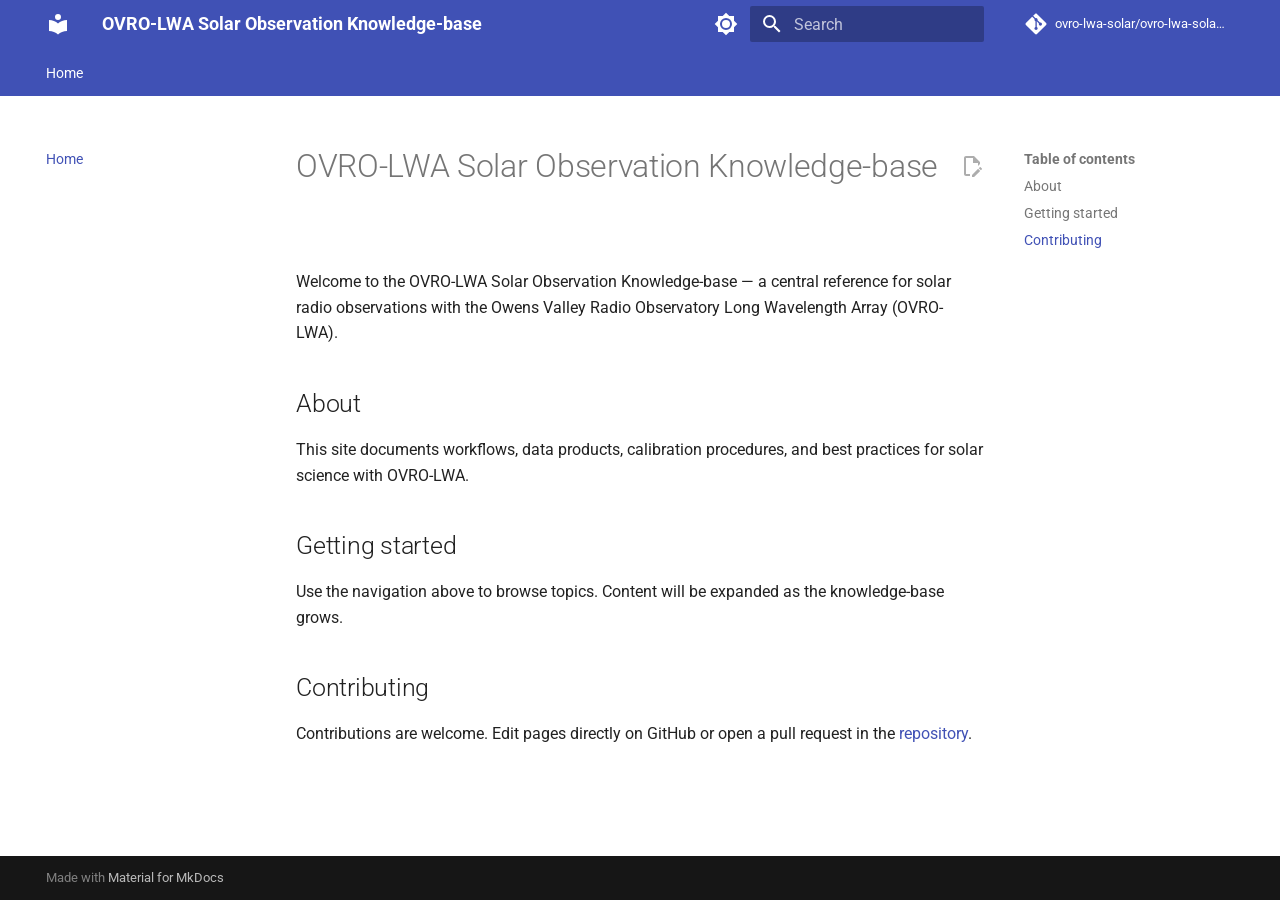
<file: index.html>
<!doctype html>
<html lang="en" class="no-js">
  <head>
    
      <meta charset="utf-8">
      <meta name="viewport" content="width=device-width,initial-scale=1">
      
      
      
        <link rel="canonical" href="https://ovro-lwa-solar.github.io/">
      
      
      
      
        
      
      
      <link rel="icon" href="assets/images/favicon.png">
      <meta name="generator" content="mkdocs-1.6.1, mkdocs-material-9.7.6">
    
    
      
        <title>OVRO-LWA Solar Observation Knowledge-base</title>
      
    
    
      <link rel="stylesheet" href="assets/stylesheets/main.484c7ddc.min.css">
      
        
        <link rel="stylesheet" href="assets/stylesheets/palette.ab4e12ef.min.css">
      
      


    
    
      
    
    
      
        
        
        <link rel="preconnect" href="https://fonts.gstatic.com" crossorigin>
        <link rel="stylesheet" href="https://fonts.googleapis.com/css?family=Roboto:300,300i,400,400i,700,700i%7CRoboto+Mono:400,400i,700,700i&display=fallback">
        <style>:root{--md-text-font:"Roboto";--md-code-font:"Roboto Mono"}</style>
      
    
    
    <script>__md_scope=new URL(".",location),__md_hash=e=>[...e].reduce(((e,_)=>(e<<5)-e+_.charCodeAt(0)),0),__md_get=(e,_=localStorage,t=__md_scope)=>JSON.parse(_.getItem(t.pathname+"."+e)),__md_set=(e,_,t=localStorage,a=__md_scope)=>{try{t.setItem(a.pathname+"."+e,JSON.stringify(_))}catch(e){}}</script>
    
      

    
    
  </head>
  
  
    
    
      
    
    
    
    
    <body dir="ltr" data-md-color-scheme="default" data-md-color-primary="indigo" data-md-color-accent="indigo">
  
    
    <input class="md-toggle" data-md-toggle="drawer" type="checkbox" id="__drawer" autocomplete="off">
    <input class="md-toggle" data-md-toggle="search" type="checkbox" id="__search" autocomplete="off">
    <label class="md-overlay" for="__drawer"></label>
    <div data-md-component="skip">
      
        
        <a href="#ovro-lwa-solar-observation-knowledge-base" class="md-skip">
          Skip to content
        </a>
      
    </div>
    <div data-md-component="announce">
      
    </div>
    
    
      

<header class="md-header" data-md-component="header">
  <nav class="md-header__inner md-grid" aria-label="Header">
    <a href="." title="OVRO-LWA Solar Observation Knowledge-base" class="md-header__button md-logo" aria-label="OVRO-LWA Solar Observation Knowledge-base" data-md-component="logo">
      
  
  <svg xmlns="http://www.w3.org/2000/svg" viewBox="0 0 24 24"><path d="M12 8a3 3 0 0 0 3-3 3 3 0 0 0-3-3 3 3 0 0 0-3 3 3 3 0 0 0 3 3m0 3.54C9.64 9.35 6.5 8 3 8v11c3.5 0 6.64 1.35 9 3.54 2.36-2.19 5.5-3.54 9-3.54V8c-3.5 0-6.64 1.35-9 3.54"/></svg>

    </a>
    <label class="md-header__button md-icon" for="__drawer">
      
      <svg xmlns="http://www.w3.org/2000/svg" viewBox="0 0 24 24"><path d="M3 6h18v2H3zm0 5h18v2H3zm0 5h18v2H3z"/></svg>
    </label>
    <div class="md-header__title" data-md-component="header-title">
      <div class="md-header__ellipsis">
        <div class="md-header__topic">
          <span class="md-ellipsis">
            OVRO-LWA Solar Observation Knowledge-base
          </span>
        </div>
        <div class="md-header__topic" data-md-component="header-topic">
          <span class="md-ellipsis">
            
              Home
            
          </span>
        </div>
      </div>
    </div>
    
      
        <form class="md-header__option" data-md-component="palette">
  
    
    
    
    <input class="md-option" data-md-color-media="(prefers-color-scheme: light)" data-md-color-scheme="default" data-md-color-primary="indigo" data-md-color-accent="indigo"  aria-label="Switch to dark mode"  type="radio" name="__palette" id="__palette_0">
    
      <label class="md-header__button md-icon" title="Switch to dark mode" for="__palette_1" hidden>
        <svg xmlns="http://www.w3.org/2000/svg" viewBox="0 0 24 24"><path d="M12 8a4 4 0 0 0-4 4 4 4 0 0 0 4 4 4 4 0 0 0 4-4 4 4 0 0 0-4-4m0 10a6 6 0 0 1-6-6 6 6 0 0 1 6-6 6 6 0 0 1 6 6 6 6 0 0 1-6 6m8-9.31V4h-4.69L12 .69 8.69 4H4v4.69L.69 12 4 15.31V20h4.69L12 23.31 15.31 20H20v-4.69L23.31 12z"/></svg>
      </label>
    
  
    
    
    
    <input class="md-option" data-md-color-media="(prefers-color-scheme: dark)" data-md-color-scheme="slate" data-md-color-primary="indigo" data-md-color-accent="indigo"  aria-label="Switch to light mode"  type="radio" name="__palette" id="__palette_1">
    
      <label class="md-header__button md-icon" title="Switch to light mode" for="__palette_0" hidden>
        <svg xmlns="http://www.w3.org/2000/svg" viewBox="0 0 24 24"><path d="M12 18c-.89 0-1.74-.2-2.5-.55C11.56 16.5 13 14.42 13 12s-1.44-4.5-3.5-5.45C10.26 6.2 11.11 6 12 6a6 6 0 0 1 6 6 6 6 0 0 1-6 6m8-9.31V4h-4.69L12 .69 8.69 4H4v4.69L.69 12 4 15.31V20h4.69L12 23.31 15.31 20H20v-4.69L23.31 12z"/></svg>
      </label>
    
  
</form>
      
    
    
      <script>var palette=__md_get("__palette");if(palette&&palette.color){if("(prefers-color-scheme)"===palette.color.media){var media=matchMedia("(prefers-color-scheme: light)"),input=document.querySelector(media.matches?"[data-md-color-media='(prefers-color-scheme: light)']":"[data-md-color-media='(prefers-color-scheme: dark)']");palette.color.media=input.getAttribute("data-md-color-media"),palette.color.scheme=input.getAttribute("data-md-color-scheme"),palette.color.primary=input.getAttribute("data-md-color-primary"),palette.color.accent=input.getAttribute("data-md-color-accent")}for(var[key,value]of Object.entries(palette.color))document.body.setAttribute("data-md-color-"+key,value)}</script>
    
    
    
      
      
        <label class="md-header__button md-icon" for="__search">
          
          <svg xmlns="http://www.w3.org/2000/svg" viewBox="0 0 24 24"><path d="M9.5 3A6.5 6.5 0 0 1 16 9.5c0 1.61-.59 3.09-1.56 4.23l.27.27h.79l5 5-1.5 1.5-5-5v-.79l-.27-.27A6.52 6.52 0 0 1 9.5 16 6.5 6.5 0 0 1 3 9.5 6.5 6.5 0 0 1 9.5 3m0 2C7 5 5 7 5 9.5S7 14 9.5 14 14 12 14 9.5 12 5 9.5 5"/></svg>
        </label>
        <div class="md-search" data-md-component="search" role="dialog">
  <label class="md-search__overlay" for="__search"></label>
  <div class="md-search__inner" role="search">
    <form class="md-search__form" name="search">
      <input type="text" class="md-search__input" name="query" aria-label="Search" placeholder="Search" autocapitalize="off" autocorrect="off" autocomplete="off" spellcheck="false" data-md-component="search-query" required>
      <label class="md-search__icon md-icon" for="__search">
        
        <svg xmlns="http://www.w3.org/2000/svg" viewBox="0 0 24 24"><path d="M9.5 3A6.5 6.5 0 0 1 16 9.5c0 1.61-.59 3.09-1.56 4.23l.27.27h.79l5 5-1.5 1.5-5-5v-.79l-.27-.27A6.52 6.52 0 0 1 9.5 16 6.5 6.5 0 0 1 3 9.5 6.5 6.5 0 0 1 9.5 3m0 2C7 5 5 7 5 9.5S7 14 9.5 14 14 12 14 9.5 12 5 9.5 5"/></svg>
        
        <svg xmlns="http://www.w3.org/2000/svg" viewBox="0 0 24 24"><path d="M20 11v2H8l5.5 5.5-1.42 1.42L4.16 12l7.92-7.92L13.5 5.5 8 11z"/></svg>
      </label>
      <nav class="md-search__options" aria-label="Search">
        
        <button type="reset" class="md-search__icon md-icon" title="Clear" aria-label="Clear" tabindex="-1">
          
          <svg xmlns="http://www.w3.org/2000/svg" viewBox="0 0 24 24"><path d="M19 6.41 17.59 5 12 10.59 6.41 5 5 6.41 10.59 12 5 17.59 6.41 19 12 13.41 17.59 19 19 17.59 13.41 12z"/></svg>
        </button>
      </nav>
      
        <div class="md-search__suggest" data-md-component="search-suggest"></div>
      
    </form>
    <div class="md-search__output">
      <div class="md-search__scrollwrap" tabindex="0" data-md-scrollfix>
        <div class="md-search-result" data-md-component="search-result">
          <div class="md-search-result__meta">
            Initializing search
          </div>
          <ol class="md-search-result__list" role="presentation"></ol>
        </div>
      </div>
    </div>
  </div>
</div>
      
    
    
      <div class="md-header__source">
        <a href="https://github.com/ovro-lwa-solar/ovro-lwa-solar.github.io" title="Go to repository" class="md-source" data-md-component="source">
  <div class="md-source__icon md-icon">
    
    <svg xmlns="http://www.w3.org/2000/svg" viewBox="0 0 448 512"><!--! Font Awesome Free 7.1.0 by @fontawesome - https://fontawesome.com License - https://fontawesome.com/license/free (Icons: CC BY 4.0, Fonts: SIL OFL 1.1, Code: MIT License) Copyright 2025 Fonticons, Inc.--><path d="M439.6 236.1 244 40.5c-5.4-5.5-12.8-8.5-20.4-8.5s-15 3-20.4 8.4L162.5 81l51.5 51.5c27.1-9.1 52.7 16.8 43.4 43.7l49.7 49.7c34.2-11.8 61.2 31 35.5 56.7-26.5 26.5-70.2-2.9-56-37.3L240.3 199v121.9c25.3 12.5 22.3 41.8 9.1 55-6.4 6.4-15.2 10.1-24.3 10.1s-17.8-3.6-24.3-10.1c-17.6-17.6-11.1-46.9 11.2-56v-123c-20.8-8.5-24.6-30.7-18.6-45L142.6 101 8.5 235.1C3 240.6 0 247.9 0 255.5s3 15 8.5 20.4l195.6 195.7c5.4 5.4 12.7 8.4 20.4 8.4s15-3 20.4-8.4l194.7-194.7c5.4-5.4 8.4-12.8 8.4-20.4s-3-15-8.4-20.4"/></svg>
  </div>
  <div class="md-source__repository">
    ovro-lwa-solar/ovro-lwa-solar.github.io
  </div>
</a>
      </div>
    
  </nav>
  
</header>
    
    <div class="md-container" data-md-component="container">
      
      
        
          
            
<nav class="md-tabs" aria-label="Tabs" data-md-component="tabs">
  <div class="md-grid">
    <ul class="md-tabs__list">
      
        
  
  
  
    
  
  
    <li class="md-tabs__item md-tabs__item--active">
      <a href="." class="md-tabs__link">
        
  
  
    
  
  Home

      </a>
    </li>
  

      
    </ul>
  </div>
</nav>
          
        
      
      <main class="md-main" data-md-component="main">
        <div class="md-main__inner md-grid">
          
            
              
              <div class="md-sidebar md-sidebar--primary" data-md-component="sidebar" data-md-type="navigation" >
                <div class="md-sidebar__scrollwrap">
                  <div class="md-sidebar__inner">
                    


  


<nav class="md-nav md-nav--primary md-nav--lifted" aria-label="Navigation" data-md-level="0">
  <label class="md-nav__title" for="__drawer">
    <a href="." title="OVRO-LWA Solar Observation Knowledge-base" class="md-nav__button md-logo" aria-label="OVRO-LWA Solar Observation Knowledge-base" data-md-component="logo">
      
  
  <svg xmlns="http://www.w3.org/2000/svg" viewBox="0 0 24 24"><path d="M12 8a3 3 0 0 0 3-3 3 3 0 0 0-3-3 3 3 0 0 0-3 3 3 3 0 0 0 3 3m0 3.54C9.64 9.35 6.5 8 3 8v11c3.5 0 6.64 1.35 9 3.54 2.36-2.19 5.5-3.54 9-3.54V8c-3.5 0-6.64 1.35-9 3.54"/></svg>

    </a>
    OVRO-LWA Solar Observation Knowledge-base
  </label>
  
    <div class="md-nav__source">
      <a href="https://github.com/ovro-lwa-solar/ovro-lwa-solar.github.io" title="Go to repository" class="md-source" data-md-component="source">
  <div class="md-source__icon md-icon">
    
    <svg xmlns="http://www.w3.org/2000/svg" viewBox="0 0 448 512"><!--! Font Awesome Free 7.1.0 by @fontawesome - https://fontawesome.com License - https://fontawesome.com/license/free (Icons: CC BY 4.0, Fonts: SIL OFL 1.1, Code: MIT License) Copyright 2025 Fonticons, Inc.--><path d="M439.6 236.1 244 40.5c-5.4-5.5-12.8-8.5-20.4-8.5s-15 3-20.4 8.4L162.5 81l51.5 51.5c27.1-9.1 52.7 16.8 43.4 43.7l49.7 49.7c34.2-11.8 61.2 31 35.5 56.7-26.5 26.5-70.2-2.9-56-37.3L240.3 199v121.9c25.3 12.5 22.3 41.8 9.1 55-6.4 6.4-15.2 10.1-24.3 10.1s-17.8-3.6-24.3-10.1c-17.6-17.6-11.1-46.9 11.2-56v-123c-20.8-8.5-24.6-30.7-18.6-45L142.6 101 8.5 235.1C3 240.6 0 247.9 0 255.5s3 15 8.5 20.4l195.6 195.7c5.4 5.4 12.7 8.4 20.4 8.4s15-3 20.4-8.4l194.7-194.7c5.4-5.4 8.4-12.8 8.4-20.4s-3-15-8.4-20.4"/></svg>
  </div>
  <div class="md-source__repository">
    ovro-lwa-solar/ovro-lwa-solar.github.io
  </div>
</a>
    </div>
  
  <ul class="md-nav__list" data-md-scrollfix>
    
      
      
  
  
    
  
  
  
    <li class="md-nav__item md-nav__item--active">
      
      <input class="md-nav__toggle md-toggle" type="checkbox" id="__toc">
      
      
        
      
      
        <label class="md-nav__link md-nav__link--active" for="__toc">
          
  
  
  <span class="md-ellipsis">
    
  
    Home
  

    
  </span>
  
  

          <span class="md-nav__icon md-icon"></span>
        </label>
      
      <a href="." class="md-nav__link md-nav__link--active">
        
  
  
  <span class="md-ellipsis">
    
  
    Home
  

    
  </span>
  
  

      </a>
      
        

<nav class="md-nav md-nav--secondary" aria-label="Table of contents">
  
  
  
    
  
  
    <label class="md-nav__title" for="__toc">
      <span class="md-nav__icon md-icon"></span>
      Table of contents
    </label>
    <ul class="md-nav__list" data-md-component="toc" data-md-scrollfix>
      
        <li class="md-nav__item">
  <a href="#about" class="md-nav__link">
    <span class="md-ellipsis">
      
        About
      
    </span>
  </a>
  
</li>
      
        <li class="md-nav__item">
  <a href="#getting-started" class="md-nav__link">
    <span class="md-ellipsis">
      
        Getting started
      
    </span>
  </a>
  
</li>
      
        <li class="md-nav__item">
  <a href="#contributing" class="md-nav__link">
    <span class="md-ellipsis">
      
        Contributing
      
    </span>
  </a>
  
</li>
      
    </ul>
  
</nav>
      
    </li>
  

    
  </ul>
</nav>
                  </div>
                </div>
              </div>
            
            
              
              <div class="md-sidebar md-sidebar--secondary" data-md-component="sidebar" data-md-type="toc" >
                <div class="md-sidebar__scrollwrap">
                  <div class="md-sidebar__inner">
                    

<nav class="md-nav md-nav--secondary" aria-label="Table of contents">
  
  
  
    
  
  
    <label class="md-nav__title" for="__toc">
      <span class="md-nav__icon md-icon"></span>
      Table of contents
    </label>
    <ul class="md-nav__list" data-md-component="toc" data-md-scrollfix>
      
        <li class="md-nav__item">
  <a href="#about" class="md-nav__link">
    <span class="md-ellipsis">
      
        About
      
    </span>
  </a>
  
</li>
      
        <li class="md-nav__item">
  <a href="#getting-started" class="md-nav__link">
    <span class="md-ellipsis">
      
        Getting started
      
    </span>
  </a>
  
</li>
      
        <li class="md-nav__item">
  <a href="#contributing" class="md-nav__link">
    <span class="md-ellipsis">
      
        Contributing
      
    </span>
  </a>
  
</li>
      
    </ul>
  
</nav>
                  </div>
                </div>
              </div>
            
          
          
            <div class="md-content" data-md-component="content">
              
              <article class="md-content__inner md-typeset">
                
                  


  
    <a href="https://github.com/ovro-lwa-solar/ovro-lwa-solar.github.io/edit/main/docs/index.md" title="Edit this page" class="md-content__button md-icon" rel="edit">
      
      <svg xmlns="http://www.w3.org/2000/svg" viewBox="0 0 24 24"><path d="M10 20H6V4h7v5h5v3.1l2-2V8l-6-6H6c-1.1 0-2 .9-2 2v16c0 1.1.9 2 2 2h4zm10.2-7c.1 0 .3.1.4.2l1.3 1.3c.2.2.2.6 0 .8l-1 1-2.1-2.1 1-1c.1-.1.2-.2.4-.2m0 3.9L14.1 23H12v-2.1l6.1-6.1z"/></svg>
    </a>
  
  


<h1 id="ovro-lwa-solar-observation-knowledge-base">OVRO-LWA Solar Observation Knowledge-base<a class="headerlink" href="#ovro-lwa-solar-observation-knowledge-base" title="Permanent link">&para;</a></h1>
<p>Welcome to the OVRO-LWA Solar Observation Knowledge-base — a central reference for solar radio observations with the Owens Valley Radio Observatory Long Wavelength Array (OVRO-LWA).</p>
<h2 id="about">About<a class="headerlink" href="#about" title="Permanent link">&para;</a></h2>
<p>This site documents workflows, data products, calibration procedures, and best practices for solar science with OVRO-LWA.</p>
<h2 id="getting-started">Getting started<a class="headerlink" href="#getting-started" title="Permanent link">&para;</a></h2>
<p>Use the navigation above to browse topics. Content will be expanded as the knowledge-base grows.</p>
<h2 id="contributing">Contributing<a class="headerlink" href="#contributing" title="Permanent link">&para;</a></h2>
<p>Contributions are welcome. Edit pages directly on GitHub or open a pull request in the <a href="https://github.com/ovro-lwa-solar/ovro-lwa-solar.github.io">repository</a>.</p>












                
              </article>
            </div>
          
          
<script>var target=document.getElementById(location.hash.slice(1));target&&target.name&&(target.checked=target.name.startsWith("__tabbed_"))</script>
        </div>
        
          <button type="button" class="md-top md-icon" data-md-component="top" hidden>
  
  <svg xmlns="http://www.w3.org/2000/svg" viewBox="0 0 24 24"><path d="M13 20h-2V8l-5.5 5.5-1.42-1.42L12 4.16l7.92 7.92-1.42 1.42L13 8z"/></svg>
  Back to top
</button>
        
      </main>
      
        <footer class="md-footer">
  
  <div class="md-footer-meta md-typeset">
    <div class="md-footer-meta__inner md-grid">
      <div class="md-copyright">
  
  
    Made with
    <a href="https://squidfunk.github.io/mkdocs-material/" target="_blank" rel="noopener">
      Material for MkDocs
    </a>
  
</div>
      
    </div>
  </div>
</footer>
      
    </div>
    <div class="md-dialog" data-md-component="dialog">
      <div class="md-dialog__inner md-typeset"></div>
    </div>
    
    
    
      
      
      <script id="__config" type="application/json">{"annotate": null, "base": ".", "features": ["navigation.tabs", "navigation.sections", "navigation.expand", "navigation.top", "search.suggest", "search.highlight", "content.code.copy", "content.action.edit"], "search": "assets/javascripts/workers/search.2c215733.min.js", "tags": null, "translations": {"clipboard.copied": "Copied to clipboard", "clipboard.copy": "Copy to clipboard", "search.result.more.one": "1 more on this page", "search.result.more.other": "# more on this page", "search.result.none": "No matching documents", "search.result.one": "1 matching document", "search.result.other": "# matching documents", "search.result.placeholder": "Type to start searching", "search.result.term.missing": "Missing", "select.version": "Select version"}, "version": null}</script>
    
    
      <script src="assets/javascripts/bundle.79ae519e.min.js"></script>
      
    
  </body>
</html>
</file>
<file: assets/stylesheets/main.484c7ddc.min.css>
@charset "UTF-8";html{-webkit-text-size-adjust:none;-moz-text-size-adjust:none;text-size-adjust:none;box-sizing:border-box}*,:after,:before{box-sizing:inherit}@media (prefers-reduced-motion){*,:after,:before{transition:none!important}}body{margin:0}a,button,input,label{-webkit-tap-highlight-color:transparent}a{color:inherit;text-decoration:none}hr{border:0;box-sizing:initial;display:block;height:.05rem;overflow:visible;padding:0}small{font-size:80%}sub,sup{line-height:1em}img{border-style:none}table{border-collapse:initial;border-spacing:0}td,th{font-weight:400;vertical-align:top}button{background:#0000;border:0;font-family:inherit;font-size:inherit;margin:0;padding:0}input{border:0;outline:none}:root{--md-primary-fg-color:#4051b5;--md-primary-fg-color--light:#5d6cc0;--md-primary-fg-color--dark:#303fa1;--md-primary-bg-color:#fff;--md-primary-bg-color--light:#ffffffb3;--md-accent-fg-color:#526cfe;--md-accent-fg-color--transparent:#526cfe1a;--md-accent-bg-color:#fff;--md-accent-bg-color--light:#ffffffb3}[data-md-color-scheme=default]{color-scheme:light}[data-md-color-scheme=default] img[src$="#gh-dark-mode-only"],[data-md-color-scheme=default] img[src$="#only-dark"]{display:none}:root,[data-md-color-scheme=default]{--md-hue:225deg;--md-default-fg-color:#000000de;--md-default-fg-color--light:#0000008a;--md-default-fg-color--lighter:#00000052;--md-default-fg-color--lightest:#00000012;--md-default-bg-color:#fff;--md-default-bg-color--light:#ffffffb3;--md-default-bg-color--lighter:#ffffff4d;--md-default-bg-color--lightest:#ffffff1f;--md-code-fg-color:#36464e;--md-code-bg-color:#f5f5f5;--md-code-bg-color--light:#f5f5f5b3;--md-code-bg-color--lighter:#f5f5f54d;--md-code-hl-color:#4287ff;--md-code-hl-color--light:#4287ff1a;--md-code-hl-number-color:#d52a2a;--md-code-hl-special-color:#db1457;--md-code-hl-function-color:#a846b9;--md-code-hl-constant-color:#6e59d9;--md-code-hl-keyword-color:#3f6ec6;--md-code-hl-string-color:#1c7d4d;--md-code-hl-name-color:var(--md-code-fg-color);--md-code-hl-operator-color:var(--md-default-fg-color--light);--md-code-hl-punctuation-color:var(--md-default-fg-color--light);--md-code-hl-comment-color:var(--md-default-fg-color--light);--md-code-hl-generic-color:var(--md-default-fg-color--light);--md-code-hl-variable-color:var(--md-default-fg-color--light);--md-typeset-color:var(--md-default-fg-color);--md-typeset-a-color:var(--md-primary-fg-color);--md-typeset-del-color:#f5503d26;--md-typeset-ins-color:#0bd57026;--md-typeset-kbd-color:#fafafa;--md-typeset-kbd-accent-color:#fff;--md-typeset-kbd-border-color:#b8b8b8;--md-typeset-mark-color:#ffff0080;--md-typeset-table-color:#0000001f;--md-typeset-table-color--light:rgba(0,0,0,.035);--md-admonition-fg-color:var(--md-default-fg-color);--md-admonition-bg-color:var(--md-default-bg-color);--md-warning-fg-color:#000000de;--md-warning-bg-color:#ff9;--md-footer-fg-color:#fff;--md-footer-fg-color--light:#ffffffb3;--md-footer-fg-color--lighter:#ffffff73;--md-footer-bg-color:#000000de;--md-footer-bg-color--dark:#00000052;--md-shadow-z1:0 0.2rem 0.5rem #0000000d,0 0 0.05rem #0000001a;--md-shadow-z2:0 0.2rem 0.5rem #0000001a,0 0 0.05rem #00000040;--md-shadow-z3:0 0.2rem 0.5rem #0003,0 0 0.05rem #00000059}.md-icon svg{fill:currentcolor;display:block;height:1.2rem;width:1.2rem}body{-webkit-font-smoothing:antialiased;-moz-osx-font-smoothing:grayscale;--md-text-font-family:var(--md-text-font,_),-apple-system,BlinkMacSystemFont,Helvetica,Arial,sans-serif;--md-code-font-family:var(--md-code-font,_),SFMono-Regular,Consolas,Menlo,monospace}aside,body,input{font-feature-settings:"kern","liga";color:var(--md-typeset-color);font-family:var(--md-text-font-family)}code,kbd,pre{font-feature-settings:"kern";font-family:var(--md-code-font-family)}:root{--md-typeset-table-sort-icon:url('data:image/svg+xml;charset=utf-8,<svg xmlns="http://www.w3.org/2000/svg" viewBox="0 0 24 24"><path d="m18 21-4-4h3V7h-3l4-4 4 4h-3v10h3M2 19v-2h10v2M2 13v-2h7v2M2 7V5h4v2z"/></svg>');--md-typeset-table-sort-icon--asc:url('data:image/svg+xml;charset=utf-8,<svg xmlns="http://www.w3.org/2000/svg" viewBox="0 0 24 24"><path d="M19 17h3l-4 4-4-4h3V3h2M2 17h10v2H2M6 5v2H2V5m0 6h7v2H2z"/></svg>');--md-typeset-table-sort-icon--desc:url('data:image/svg+xml;charset=utf-8,<svg xmlns="http://www.w3.org/2000/svg" viewBox="0 0 24 24"><path d="M19 7h3l-4-4-4 4h3v14h2M2 17h10v2H2M6 5v2H2V5m0 6h7v2H2z"/></svg>')}.md-typeset{-webkit-print-color-adjust:exact;color-adjust:exact;font-size:.8rem;line-height:1.6;overflow-wrap:break-word}@media print{.md-typeset{font-size:.68rem}}.md-typeset blockquote,.md-typeset dl,.md-typeset figure,.md-typeset ol,.md-typeset pre,.md-typeset ul{margin-bottom:1em;margin-top:1em}.md-typeset h1{color:var(--md-default-fg-color--light);font-size:2em;line-height:1.3;margin:0 0 1.25em}.md-typeset h1,.md-typeset h2{font-weight:300;letter-spacing:-.01em}.md-typeset h2{font-size:1.5625em;line-height:1.4;margin:1.6em 0 .64em}.md-typeset h3{font-size:1.25em;font-weight:400;letter-spacing:-.01em;line-height:1.5;margin:1.6em 0 .8em}.md-typeset h2+h3{margin-top:.8em}.md-typeset h4{font-weight:700;letter-spacing:-.01em;margin:1em 0}.md-typeset h5,.md-typeset h6{color:var(--md-default-fg-color--light);font-size:.8em;font-weight:700;letter-spacing:-.01em;margin:1.25em 0}.md-typeset h5{text-transform:uppercase}.md-typeset h5 code{text-transform:none}.md-typeset hr{border-bottom:.05rem solid var(--md-default-fg-color--lightest);display:flow-root;margin:1.5em 0}.md-typeset a{color:var(--md-typeset-a-color);word-break:break-word}.md-typeset a,.md-typeset a:before{transition:color 125ms}.md-typeset a:focus,.md-typeset a:hover{color:var(--md-accent-fg-color)}.md-typeset a:focus code,.md-typeset a:hover code{background-color:var(--md-accent-fg-color--transparent);color:var(--md-accent-fg-color)}.md-typeset a code{color:var(--md-typeset-a-color)}.md-typeset a.focus-visible{outline-color:var(--md-accent-fg-color);outline-offset:.2rem}.md-typeset code,.md-typeset kbd,.md-typeset pre{color:var(--md-code-fg-color);direction:ltr;font-variant-ligatures:none;transition:background-color 125ms}@media print{.md-typeset code,.md-typeset kbd,.md-typeset pre{white-space:pre-wrap}}.md-typeset code{background-color:var(--md-code-bg-color);border-radius:.1rem;-webkit-box-decoration-break:clone;box-decoration-break:clone;font-size:.85em;padding:0 .2941176471em;transition:color 125ms,background-color 125ms;word-break:break-word}.md-typeset code:not(.focus-visible){-webkit-tap-highlight-color:transparent;outline:none}.md-typeset pre{display:flow-root;line-height:1.4;position:relative}.md-typeset pre>code{-webkit-box-decoration-break:slice;box-decoration-break:slice;box-shadow:none;display:block;margin:0;outline-color:var(--md-accent-fg-color);overflow:auto;padding:.7720588235em 1.1764705882em;scrollbar-color:var(--md-default-fg-color--lighter) #0000;scrollbar-width:thin;touch-action:auto;word-break:normal}.md-typeset pre>code:hover{scrollbar-color:var(--md-accent-fg-color) #0000}.md-typeset pre>code::-webkit-scrollbar{height:.2rem;width:.2rem}.md-typeset pre>code::-webkit-scrollbar-thumb{background-color:var(--md-default-fg-color--lighter)}.md-typeset pre>code::-webkit-scrollbar-thumb:hover{background-color:var(--md-accent-fg-color)}.md-typeset kbd{background-color:var(--md-typeset-kbd-color);border-radius:.1rem;box-shadow:0 .1rem 0 .05rem var(--md-typeset-kbd-border-color),0 .1rem 0 var(--md-typeset-kbd-border-color),0 -.1rem .2rem var(--md-typeset-kbd-accent-color) inset;color:var(--md-default-fg-color);display:inline-block;font-size:.75em;padding:0 .6666666667em;vertical-align:text-top;word-break:break-word}.md-typeset mark{background-color:var(--md-typeset-mark-color);-webkit-box-decoration-break:clone;box-decoration-break:clone;color:inherit;word-break:break-word}.md-typeset abbr{cursor:help;text-decoration:none}.md-typeset [data-preview],.md-typeset abbr{border-bottom:.05rem dotted var(--md-default-fg-color--light)}.md-typeset small{opacity:.75}[dir=ltr] .md-typeset sub,[dir=ltr] .md-typeset sup{margin-left:.078125em}[dir=rtl] .md-typeset sub,[dir=rtl] .md-typeset sup{margin-right:.078125em}[dir=ltr] .md-typeset blockquote{padding-left:.6rem}[dir=rtl] .md-typeset blockquote{padding-right:.6rem}[dir=ltr] .md-typeset blockquote{border-left:.2rem solid var(--md-default-fg-color--lighter)}[dir=rtl] .md-typeset blockquote{border-right:.2rem solid var(--md-default-fg-color--lighter)}.md-typeset blockquote{color:var(--md-default-fg-color--light);margin-left:0;margin-right:0}.md-typeset ul{list-style-type:disc}.md-typeset ul[type]{list-style-type:revert-layer}[dir=ltr] .md-typeset ol,[dir=ltr] .md-typeset ul{margin-left:.625em}[dir=rtl] .md-typeset ol,[dir=rtl] .md-typeset ul{margin-right:.625em}.md-typeset ol,.md-typeset ul{padding:0}.md-typeset ol:not([hidden]),.md-typeset ul:not([hidden]){display:flow-root}.md-typeset ol ol,.md-typeset ul ol{list-style-type:lower-alpha}.md-typeset ol ol ol,.md-typeset ul ol ol{list-style-type:lower-roman}.md-typeset ol ol ol ol,.md-typeset ul ol ol ol{list-style-type:upper-alpha}.md-typeset ol ol ol ol ol,.md-typeset ul ol ol ol ol{list-style-type:upper-roman}.md-typeset ol[type],.md-typeset ul[type]{list-style-type:revert-layer}[dir=ltr] .md-typeset ol li,[dir=ltr] .md-typeset ul li{margin-left:1.25em}[dir=rtl] .md-typeset ol li,[dir=rtl] .md-typeset ul li{margin-right:1.25em}.md-typeset ol li,.md-typeset ul li{margin-bottom:.5em}.md-typeset ol li blockquote,.md-typeset ol li p,.md-typeset ul li blockquote,.md-typeset ul li p{margin:.5em 0}.md-typeset ol li:last-child,.md-typeset ul li:last-child{margin-bottom:0}[dir=ltr] .md-typeset ol li ol,[dir=ltr] .md-typeset ol li ul,[dir=ltr] .md-typeset ul li ol,[dir=ltr] .md-typeset ul li ul{margin-left:.625em}[dir=rtl] .md-typeset ol li ol,[dir=rtl] .md-typeset ol li ul,[dir=rtl] .md-typeset ul li ol,[dir=rtl] .md-typeset ul li ul{margin-right:.625em}.md-typeset ol li ol,.md-typeset ol li ul,.md-typeset ul li ol,.md-typeset ul li ul{margin-bottom:.5em;margin-top:.5em}[dir=ltr] .md-typeset dd{margin-left:1.875em}[dir=rtl] .md-typeset dd{margin-right:1.875em}.md-typeset dd{margin-bottom:1.5em;margin-top:1em}.md-typeset img,.md-typeset svg,.md-typeset video{height:auto;max-width:100%}.md-typeset img[align=left]{margin:1em 1em 1em 0}.md-typeset img[align=right]{margin:1em 0 1em 1em}.md-typeset img[align]:only-child{margin-top:0}.md-typeset figure{display:flow-root;margin:1em auto;max-width:100%;text-align:center;width:fit-content}.md-typeset figure img{display:block;margin:0 auto}.md-typeset figcaption{font-style:italic;margin:1em auto;max-width:24rem}.md-typeset iframe{max-width:100%}.md-typeset table:not([class]){background-color:var(--md-default-bg-color);border:.05rem solid var(--md-typeset-table-color);border-radius:.1rem;display:inline-block;font-size:.64rem;max-width:100%;overflow:auto;touch-action:auto}@media print{.md-typeset table:not([class]){display:table}}.md-typeset table:not([class])+*{margin-top:1.5em}.md-typeset table:not([class]) td>:first-child,.md-typeset table:not([class]) th>:first-child{margin-top:0}.md-typeset table:not([class]) td>:last-child,.md-typeset table:not([class]) th>:last-child{margin-bottom:0}.md-typeset table:not([class]) td:not([align]),.md-typeset table:not([class]) th:not([align]){text-align:left}[dir=rtl] .md-typeset table:not([class]) td:not([align]),[dir=rtl] .md-typeset table:not([class]) th:not([align]){text-align:right}.md-typeset table:not([class]) th{font-weight:700;min-width:5rem;padding:.9375em 1.25em;vertical-align:top}.md-typeset table:not([class]) td{border-top:.05rem solid var(--md-typeset-table-color);padding:.9375em 1.25em;vertical-align:top}.md-typeset table:not([class]) tbody tr{transition:background-color 125ms}.md-typeset table:not([class]) tbody tr:hover{background-color:var(--md-typeset-table-color--light);box-shadow:0 .05rem 0 var(--md-default-bg-color) inset}.md-typeset table:not([class]) a{word-break:normal}.md-typeset table th[role=columnheader]{cursor:pointer}[dir=ltr] .md-typeset table th[role=columnheader]:after{margin-left:.5em}[dir=rtl] .md-typeset table th[role=columnheader]:after{margin-right:.5em}.md-typeset table th[role=columnheader]:after{content:"";display:inline-block;height:1.2em;-webkit-mask-image:var(--md-typeset-table-sort-icon);mask-image:var(--md-typeset-table-sort-icon);-webkit-mask-repeat:no-repeat;mask-repeat:no-repeat;-webkit-mask-size:contain;mask-size:contain;transition:background-color 125ms;vertical-align:text-bottom;width:1.2em}.md-typeset table th[role=columnheader]:hover:after{background-color:var(--md-default-fg-color--lighter)}.md-typeset table th[role=columnheader][aria-sort=ascending]:after{background-color:var(--md-default-fg-color--light);-webkit-mask-image:var(--md-typeset-table-sort-icon--asc);mask-image:var(--md-typeset-table-sort-icon--asc)}.md-typeset table th[role=columnheader][aria-sort=descending]:after{background-color:var(--md-default-fg-color--light);-webkit-mask-image:var(--md-typeset-table-sort-icon--desc);mask-image:var(--md-typeset-table-sort-icon--desc)}.md-typeset__scrollwrap{margin:1em -.8rem;overflow-x:auto;touch-action:auto}.md-typeset__table{display:inline-block;margin-bottom:.5em;padding:0 .8rem}@media print{.md-typeset__table{display:block}}html .md-typeset__table table{display:table;margin:0;overflow:hidden;width:100%}@media screen and (max-width:44.984375em){.md-content__inner>pre{margin:1em -.8rem}.md-content__inner>pre code{border-radius:0}}.md-typeset .md-author{border-radius:100%;display:block;flex-shrink:0;height:1.6rem;overflow:hidden;position:relative;transition:color 125ms,transform 125ms;width:1.6rem}.md-typeset .md-author img{display:block}.md-typeset .md-author--more{background:var(--md-default-fg-color--lightest);color:var(--md-default-fg-color--lighter);font-size:.6rem;font-weight:700;line-height:1.6rem;text-align:center}.md-typeset .md-author--long{height:2.4rem;width:2.4rem}.md-typeset a.md-author{transform:scale(1)}.md-typeset a.md-author img{border-radius:100%;filter:grayscale(100%) opacity(75%);transition:filter 125ms}.md-typeset a.md-author:focus,.md-typeset a.md-author:hover{transform:scale(1.1);z-index:1}.md-typeset a.md-author:focus img,.md-typeset a.md-author:hover img{filter:grayscale(0)}.md-banner{background-color:var(--md-footer-bg-color);color:var(--md-footer-fg-color);overflow:auto}@media print{.md-banner{display:none}}.md-banner--warning{background-color:var(--md-warning-bg-color);color:var(--md-warning-fg-color)}.md-banner__inner{font-size:.7rem;margin:.6rem auto;padding:0 .8rem}[dir=ltr] .md-banner__button{float:right}[dir=rtl] .md-banner__button{float:left}.md-banner__button{color:inherit;cursor:pointer;transition:opacity .25s}.no-js .md-banner__button{display:none}.md-banner__button:hover{opacity:.7}html{font-size:125%;height:100%;overflow-x:hidden}@media screen and (min-width:100em){html{font-size:137.5%}}@media screen and (min-width:125em){html{font-size:150%}}body{background-color:var(--md-default-bg-color);display:flex;flex-direction:column;font-size:.5rem;min-height:100%;position:relative;width:100%}@media print{body{display:block}}@media screen and (max-width:59.984375em){body[data-md-scrolllock]{position:fixed}}.md-grid{margin-left:auto;margin-right:auto;max-width:61rem}.md-container{display:flex;flex-direction:column;flex-grow:1}@media print{.md-container{display:block}}.md-main{flex-grow:1}.md-main__inner{display:flex;height:100%;margin-top:1.5rem}.md-ellipsis{overflow:hidden;text-overflow:ellipsis}.md-toggle{display:none}.md-option{height:0;opacity:0;position:absolute;width:0}.md-option:checked+label:not([hidden]){display:block}.md-option.focus-visible+label{outline-color:var(--md-accent-fg-color);outline-style:auto}.md-skip{background-color:var(--md-default-fg-color);border-radius:.1rem;color:var(--md-default-bg-color);font-size:.64rem;margin:.5rem;opacity:0;outline-color:var(--md-accent-fg-color);padding:.3rem .5rem;position:fixed;transform:translateY(.4rem);z-index:-1}.md-skip:focus{opacity:1;transform:translateY(0);transition:transform .25s cubic-bezier(.4,0,.2,1),opacity 175ms 75ms;z-index:10}@page{margin:25mm}:root{--md-clipboard-icon:url('data:image/svg+xml;charset=utf-8,<svg xmlns="http://www.w3.org/2000/svg" viewBox="0 0 24 24"><path d="M19 21H8V7h11m0-2H8a2 2 0 0 0-2 2v14a2 2 0 0 0 2 2h11a2 2 0 0 0 2-2V7a2 2 0 0 0-2-2m-3-4H4a2 2 0 0 0-2 2v14h2V3h12z"/></svg>')}.md-clipboard{border-radius:.1rem;color:var(--md-default-fg-color--lightest);cursor:pointer;height:1.5em;outline-color:var(--md-accent-fg-color);outline-offset:.1rem;transition:color .25s;width:1.5em;z-index:1}@media print{.md-clipboard{display:none}}.md-clipboard:not(.focus-visible){-webkit-tap-highlight-color:transparent;outline:none}:hover>.md-clipboard{color:var(--md-default-fg-color--light)}.md-clipboard:focus,.md-clipboard:hover{color:var(--md-accent-fg-color)}.md-clipboard:after{background-color:currentcolor;content:"";display:block;height:1.125em;margin:0 auto;-webkit-mask-image:var(--md-clipboard-icon);mask-image:var(--md-clipboard-icon);-webkit-mask-position:center;mask-position:center;-webkit-mask-repeat:no-repeat;mask-repeat:no-repeat;-webkit-mask-size:contain;mask-size:contain;width:1.125em}.md-clipboard--inline{cursor:pointer}.md-clipboard--inline code{transition:color .25s,background-color .25s}.md-clipboard--inline:focus code,.md-clipboard--inline:hover code{background-color:var(--md-accent-fg-color--transparent);color:var(--md-accent-fg-color)}:root{--md-code-select-icon:url('data:image/svg+xml;charset=utf-8,<svg xmlns="http://www.w3.org/2000/svg" viewBox="0 0 24 24"><path d="M19 19h-4v2h4c1.1 0 2-.9 2-2v-4h-2m0-12h-4v2h4v4h2V5c0-1.1-.9-2-2-2M5 5h4V3H5c-1.1 0-2 .9-2 2v4h2m0 6H3v4c0 1.1.9 2 2 2h4v-2H5zm2-4h2v2H7zm4 0h2v2h-2zm4 0h2v2h-2zM7 7h2v2H7zm4 0h2v2h-2zm4 0h2v2h-2zm-8 8h2v2H7zm4 0h2v2h-2zm4 0h2v2h-2z"/></svg>');--md-code-copy-icon:url('data:image/svg+xml;charset=utf-8,<svg xmlns="http://www.w3.org/2000/svg" viewBox="0 0 24 24"><path d="M19 21H8V7h11m0-2H8a2 2 0 0 0-2 2v14a2 2 0 0 0 2 2h11a2 2 0 0 0 2-2V7a2 2 0 0 0-2-2m-3-4H4a2 2 0 0 0-2 2v14h2V3h12z"/></svg>')}.md-typeset .md-code__content{display:grid}.md-code__nav{background-color:var(--md-code-bg-color--lighter);border-radius:.1rem;display:flex;gap:.2rem;padding:.2rem;position:absolute;right:.25em;top:.25em;transition:background-color .25s;z-index:1}:hover>.md-code__nav{background-color:var(--md-code-bg-color--light)}.md-code__button{color:var(--md-default-fg-color--lightest);cursor:pointer;display:block;height:1.5em;outline-color:var(--md-accent-fg-color);outline-offset:.1rem;transition:color .25s;width:1.5em}:hover>*>.md-code__button{color:var(--md-default-fg-color--light)}.md-code__button.focus-visible,.md-code__button:hover{color:var(--md-accent-fg-color)}.md-code__button--active{color:var(--md-default-fg-color)!important}.md-code__button:after{background-color:currentcolor;content:"";display:block;height:1.125em;margin:0 auto;-webkit-mask-position:center;mask-position:center;-webkit-mask-repeat:no-repeat;mask-repeat:no-repeat;-webkit-mask-size:contain;mask-size:contain;width:1.125em}.md-code__button[data-md-type=select]:after{-webkit-mask-image:var(--md-code-select-icon);mask-image:var(--md-code-select-icon)}.md-code__button[data-md-type=copy]:after{-webkit-mask-image:var(--md-code-copy-icon);mask-image:var(--md-code-copy-icon)}@keyframes consent{0%{opacity:0;transform:translateY(100%)}to{opacity:1;transform:translateY(0)}}@keyframes overlay{0%{opacity:0}to{opacity:1}}.md-consent__overlay{animation:overlay .25s both;-webkit-backdrop-filter:blur(.1rem);backdrop-filter:blur(.1rem);background-color:#0000008a;height:100%;opacity:1;position:fixed;top:0;width:100%;z-index:5}.md-consent__inner{animation:consent .5s cubic-bezier(.1,.7,.1,1) both;background-color:var(--md-default-bg-color);border:0;border-radius:.1rem;bottom:0;box-shadow:0 0 .2rem #0000001a,0 .2rem .4rem #0003;max-height:100%;overflow:auto;padding:0;position:fixed;width:100%;z-index:5}.md-consent__form{padding:.8rem}.md-consent__settings{display:none;margin:1em 0}input:checked+.md-consent__settings{display:block}.md-consent__controls{margin-bottom:.8rem}.md-typeset .md-consent__controls .md-button{display:inline}@media screen and (max-width:44.984375em){.md-typeset .md-consent__controls .md-button{display:block;margin-top:.4rem;text-align:center;width:100%}}.md-consent label{cursor:pointer}.md-content{flex-grow:1;min-width:0}.md-content__inner{margin:0 .8rem 1.2rem;padding-top:.6rem}@media screen and (min-width:76.25em){[dir=ltr] .md-sidebar--primary:not([hidden])~.md-content>.md-content__inner{margin-left:1.2rem}[dir=ltr] .md-sidebar--secondary:not([hidden])~.md-content>.md-content__inner,[dir=rtl] .md-sidebar--primary:not([hidden])~.md-content>.md-content__inner{margin-right:1.2rem}[dir=rtl] .md-sidebar--secondary:not([hidden])~.md-content>.md-content__inner{margin-left:1.2rem}}.md-content__inner:before{content:"";display:block;height:.4rem}.md-content__inner>:last-child{margin-bottom:0}[dir=ltr] .md-content__button{float:right}[dir=rtl] .md-content__button{float:left}[dir=ltr] .md-content__button{margin-left:.4rem}[dir=rtl] .md-content__button{margin-right:.4rem}.md-content__button{margin:.4rem 0;padding:0}@media print{.md-content__button{display:none}}.md-typeset .md-content__button{color:var(--md-default-fg-color--lighter)}.md-content__button svg{display:inline;vertical-align:top}[dir=rtl] .md-content__button svg{transform:scaleX(-1)}[dir=ltr] .md-dialog{right:.8rem}[dir=rtl] .md-dialog{left:.8rem}.md-dialog{background-color:var(--md-default-fg-color);border-radius:.1rem;bottom:.8rem;box-shadow:var(--md-shadow-z3);min-width:11.1rem;opacity:0;padding:.4rem .6rem;pointer-events:none;position:fixed;transform:translateY(100%);transition:transform 0ms .4s,opacity .4s;z-index:4}@media print{.md-dialog{display:none}}.md-dialog--active{opacity:1;pointer-events:auto;transform:translateY(0);transition:transform .4s cubic-bezier(.075,.85,.175,1),opacity .4s}.md-dialog__inner{color:var(--md-default-bg-color);font-size:.7rem}.md-feedback{margin:2em 0 1em;text-align:center}.md-feedback fieldset{border:none;margin:0;padding:0}.md-feedback__title{font-weight:700;margin:1em auto}.md-feedback__inner{position:relative}.md-feedback__list{display:flex;flex-wrap:wrap;place-content:baseline center;position:relative}.md-feedback__list:hover .md-icon:not(:disabled){color:var(--md-default-fg-color--lighter)}:disabled .md-feedback__list{min-height:1.8rem}.md-feedback__icon{color:var(--md-default-fg-color--light);cursor:pointer;flex-shrink:0;margin:0 .1rem;transition:color 125ms}.md-feedback__icon:not(:disabled).md-icon:hover{color:var(--md-accent-fg-color)}.md-feedback__icon:disabled{color:var(--md-default-fg-color--lightest);pointer-events:none}.md-feedback__note{opacity:0;position:relative;transform:translateY(.4rem);transition:transform .4s cubic-bezier(.1,.7,.1,1),opacity .15s}.md-feedback__note>*{margin:0 auto;max-width:16rem}:disabled .md-feedback__note{opacity:1;transform:translateY(0)}@media print{.md-feedback{display:none}}.md-footer{background-color:var(--md-footer-bg-color);color:var(--md-footer-fg-color)}@media print{.md-footer{display:none}}.md-footer__inner{justify-content:space-between;overflow:auto;padding:.2rem}.md-footer__inner:not([hidden]){display:flex}.md-footer__link{align-items:end;display:flex;flex-grow:0.01;margin-bottom:.4rem;margin-top:1rem;max-width:100%;outline-color:var(--md-accent-fg-color);overflow:hidden;transition:opacity .25s}.md-footer__link:focus,.md-footer__link:hover{opacity:.7}[dir=rtl] .md-footer__link svg{transform:scaleX(-1)}@media screen and (max-width:44.984375em){.md-footer__link--prev{flex-shrink:0}.md-footer__link--prev .md-footer__title{display:none}}[dir=ltr] .md-footer__link--next{margin-left:auto}[dir=rtl] .md-footer__link--next{margin-right:auto}.md-footer__link--next{text-align:right}[dir=rtl] .md-footer__link--next{text-align:left}.md-footer__title{flex-grow:1;font-size:.9rem;margin-bottom:.7rem;max-width:calc(100% - 2.4rem);padding:0 1rem;white-space:nowrap}.md-footer__button{margin:.2rem;padding:.4rem}.md-footer__direction{font-size:.64rem;opacity:.7}.md-footer-meta{background-color:var(--md-footer-bg-color--dark)}.md-footer-meta__inner{display:flex;flex-wrap:wrap;justify-content:space-between;padding:.2rem}html .md-footer-meta.md-typeset a{color:var(--md-footer-fg-color--light)}html .md-footer-meta.md-typeset a:focus,html .md-footer-meta.md-typeset a:hover{color:var(--md-footer-fg-color)}.md-copyright{color:var(--md-footer-fg-color--lighter);font-size:.64rem;margin:auto .6rem;padding:.4rem 0;width:100%}@media screen and (min-width:45em){.md-copyright{width:auto}}.md-copyright__highlight{color:var(--md-footer-fg-color--light)}.md-social{display:inline-flex;gap:.2rem;margin:0 .4rem;padding:.2rem 0 .6rem}@media screen and (min-width:45em){.md-social{padding:.6rem 0}}.md-social__link{display:inline-block;height:1.6rem;text-align:center;width:1.6rem}.md-social__link:before{line-height:1.9}.md-social__link svg{fill:currentcolor;max-height:.8rem;vertical-align:-25%}.md-typeset .md-button{border:.1rem solid;border-radius:.1rem;color:var(--md-primary-fg-color);cursor:pointer;display:inline-block;font-weight:700;padding:.625em 2em;transition:color 125ms,background-color 125ms,border-color 125ms}.md-typeset .md-button--primary{background-color:var(--md-primary-fg-color);border-color:var(--md-primary-fg-color);color:var(--md-primary-bg-color)}.md-typeset .md-button:focus,.md-typeset .md-button:hover{background-color:var(--md-accent-fg-color);border-color:var(--md-accent-fg-color);color:var(--md-accent-bg-color)}[dir=ltr] .md-typeset .md-input{border-top-left-radius:.1rem}[dir=ltr] .md-typeset .md-input,[dir=rtl] .md-typeset .md-input{border-top-right-radius:.1rem}[dir=rtl] .md-typeset .md-input{border-top-left-radius:.1rem}.md-typeset .md-input{border-bottom:.1rem solid var(--md-default-fg-color--lighter);box-shadow:var(--md-shadow-z1);font-size:.8rem;height:1.8rem;padding:0 .6rem;transition:border .25s,box-shadow .25s}.md-typeset .md-input:focus,.md-typeset .md-input:hover{border-bottom-color:var(--md-accent-fg-color);box-shadow:var(--md-shadow-z2)}.md-typeset .md-input--stretch{width:100%}.md-header{background-color:var(--md-primary-fg-color);box-shadow:0 0 .2rem #0000,0 .2rem .4rem #0000;color:var(--md-primary-bg-color);display:block;left:0;position:sticky;right:0;top:0;z-index:4}@media print{.md-header{display:none}}.md-header[hidden]{transform:translateY(-100%);transition:transform .25s cubic-bezier(.8,0,.6,1),box-shadow .25s}.md-header--shadow{box-shadow:0 0 .2rem #0000001a,0 .2rem .4rem #0003;transition:transform .25s cubic-bezier(.1,.7,.1,1),box-shadow .25s}.md-header__inner{align-items:center;display:flex;padding:0 .2rem}.md-header__button{color:currentcolor;cursor:pointer;margin:.2rem;outline-color:var(--md-accent-fg-color);padding:.4rem;position:relative;transition:opacity .25s;vertical-align:middle;z-index:1}.md-header__button:hover{opacity:.7}.md-header__button:not([hidden]){display:inline-block}.md-header__button:not(.focus-visible){-webkit-tap-highlight-color:transparent;outline:none}.md-header__button.md-logo{margin:.2rem;padding:.4rem}@media screen and (max-width:76.234375em){.md-header__button.md-logo{display:none}}.md-header__button.md-logo img,.md-header__button.md-logo svg{fill:currentcolor;display:block;height:1.2rem;width:auto}@media screen and (min-width:60em){.md-header__button[for=__search]{display:none}}.no-js .md-header__button[for=__search]{display:none}[dir=rtl] .md-header__button[for=__search] svg{transform:scaleX(-1)}@media screen and (min-width:76.25em){.md-header__button[for=__drawer]{display:none}}.md-header__topic{display:flex;max-width:100%;position:absolute;transition:transform .4s cubic-bezier(.1,.7,.1,1),opacity .15s;white-space:nowrap}.md-header__topic+.md-header__topic{opacity:0;pointer-events:none;transform:translateX(1.25rem);transition:transform .4s cubic-bezier(1,.7,.1,.1),opacity .15s;z-index:-1}[dir=rtl] .md-header__topic+.md-header__topic{transform:translateX(-1.25rem)}.md-header__topic:first-child{font-weight:700}[dir=ltr] .md-header__title{margin-left:1rem;margin-right:.4rem}[dir=rtl] .md-header__title{margin-left:.4rem;margin-right:1rem}.md-header__title{flex-grow:1;font-size:.9rem;height:2.4rem;line-height:2.4rem}.md-header__title--active .md-header__topic{opacity:0;pointer-events:none;transform:translateX(-1.25rem);transition:transform .4s cubic-bezier(1,.7,.1,.1),opacity .15s;z-index:-1}[dir=rtl] .md-header__title--active .md-header__topic{transform:translateX(1.25rem)}.md-header__title--active .md-header__topic+.md-header__topic{opacity:1;pointer-events:auto;transform:translateX(0);transition:transform .4s cubic-bezier(.1,.7,.1,1),opacity .15s;z-index:0}.md-header__title>.md-header__ellipsis{height:100%;position:relative;width:100%}.md-header__option{display:flex;flex-shrink:0;max-width:100%;transition:max-width 0ms .25s,opacity .25s .25s;white-space:nowrap}[data-md-toggle=search]:checked~.md-header .md-header__option{max-width:0;opacity:0;transition:max-width 0ms,opacity 0ms}.md-header__option>input{bottom:0}.md-header__source{display:none}@media screen and (min-width:60em){[dir=ltr] .md-header__source{margin-left:1rem}[dir=rtl] .md-header__source{margin-right:1rem}.md-header__source{display:block;max-width:11.7rem;width:11.7rem}}@media screen and (min-width:76.25em){[dir=ltr] .md-header__source{margin-left:1.4rem}[dir=rtl] .md-header__source{margin-right:1.4rem}}.md-meta{color:var(--md-default-fg-color--light);font-size:.7rem;line-height:1.3}.md-meta__list{display:inline-flex;flex-wrap:wrap;list-style:none;margin:0;padding:0}.md-meta__item:not(:last-child):after{content:"·";margin-left:.2rem;margin-right:.2rem}.md-meta__link{color:var(--md-typeset-a-color)}.md-meta__link:focus,.md-meta__link:hover{color:var(--md-accent-fg-color)}.md-draft{background-color:#ff1744;border-radius:.125em;color:#fff;display:inline-block;font-weight:700;padding-left:.5714285714em;padding-right:.5714285714em}:root{--md-nav-icon--prev:url('data:image/svg+xml;charset=utf-8,<svg xmlns="http://www.w3.org/2000/svg" viewBox="0 0 24 24"><path d="M20 11v2H8l5.5 5.5-1.42 1.42L4.16 12l7.92-7.92L13.5 5.5 8 11z"/></svg>');--md-nav-icon--next:url('data:image/svg+xml;charset=utf-8,<svg xmlns="http://www.w3.org/2000/svg" viewBox="0 0 24 24"><path d="M8.59 16.58 13.17 12 8.59 7.41 10 6l6 6-6 6z"/></svg>');--md-toc-icon:url('data:image/svg+xml;charset=utf-8,<svg xmlns="http://www.w3.org/2000/svg" viewBox="0 0 24 24"><path d="M3 9h14V7H3zm0 4h14v-2H3zm0 4h14v-2H3zm16 0h2v-2h-2zm0-10v2h2V7zm0 6h2v-2h-2z"/></svg>')}.md-nav{font-size:.7rem;line-height:1.3}.md-nav__title{color:var(--md-default-fg-color--light);display:block;font-weight:700;overflow:hidden;padding:0 .6rem;text-overflow:ellipsis}.md-nav__title .md-nav__button{display:none}.md-nav__title .md-nav__button img{height:100%;width:auto}.md-nav__title .md-nav__button.md-logo img,.md-nav__title .md-nav__button.md-logo svg{fill:currentcolor;display:block;height:2.4rem;max-width:100%;object-fit:contain;width:auto}.md-nav__list{list-style:none;margin:0;padding:0}.md-nav__link{align-items:flex-start;display:flex;gap:.4rem;margin-top:.625em;scroll-snap-align:start;transition:color 125ms}.md-nav__link--passed,.md-nav__link--passed code{color:var(--md-default-fg-color--light)}.md-nav__item .md-nav__link--active,.md-nav__item .md-nav__link--active code{color:var(--md-typeset-a-color)}.md-nav__link .md-ellipsis{position:relative}.md-nav__link .md-ellipsis code{word-break:normal}[dir=ltr] .md-nav__link .md-icon:last-child{margin-left:auto}[dir=rtl] .md-nav__link .md-icon:last-child{margin-right:auto}.md-nav__link .md-typeset{font-size:.7rem;line-height:1.3}.md-nav__link svg{fill:currentcolor;flex-shrink:0;height:1.3em;position:relative}.md-nav__link[for]:focus,.md-nav__link[for]:hover,.md-nav__link[href]:focus,.md-nav__link[href]:hover{color:var(--md-accent-fg-color);cursor:pointer}.md-nav__link[for]:focus code,.md-nav__link[for]:hover code,.md-nav__link[href]:focus code,.md-nav__link[href]:hover code{background-color:var(--md-accent-fg-color--transparent);color:var(--md-accent-fg-color)}.md-nav__link.focus-visible{outline-color:var(--md-accent-fg-color);outline-offset:.2rem}.md-nav--primary .md-nav__link[for=__toc]{display:none}.md-nav--primary .md-nav__link[for=__toc] .md-icon:after{background-color:currentcolor;display:block;height:100%;-webkit-mask-image:var(--md-toc-icon);mask-image:var(--md-toc-icon);width:100%}.md-nav--primary .md-nav__link[for=__toc]~.md-nav{display:none}.md-nav__container>.md-nav__link{margin-top:0}.md-nav__container>.md-nav__link:first-child{flex-grow:1;min-width:0}.md-nav__icon{flex-shrink:0}.md-nav__source{display:none}@media screen and (max-width:76.234375em){.md-nav--primary,.md-nav--primary .md-nav{background-color:var(--md-default-bg-color);display:flex;flex-direction:column;height:100%;left:0;position:absolute;right:0;top:0;z-index:1}.md-nav--primary .md-nav__item,.md-nav--primary .md-nav__title{font-size:.8rem;line-height:1.5}.md-nav--primary .md-nav__title{background-color:var(--md-default-fg-color--lightest);color:var(--md-default-fg-color--light);cursor:pointer;height:5.6rem;line-height:2.4rem;padding:3rem .8rem .2rem;position:relative;white-space:nowrap}[dir=ltr] .md-nav--primary .md-nav__title .md-nav__icon{left:.4rem}[dir=rtl] .md-nav--primary .md-nav__title .md-nav__icon{right:.4rem}.md-nav--primary .md-nav__title .md-nav__icon{display:block;height:1.2rem;margin:.2rem;position:absolute;top:.4rem;width:1.2rem}.md-nav--primary .md-nav__title .md-nav__icon:after{background-color:currentcolor;content:"";display:block;height:100%;-webkit-mask-image:var(--md-nav-icon--prev);mask-image:var(--md-nav-icon--prev);-webkit-mask-position:center;mask-position:center;-webkit-mask-repeat:no-repeat;mask-repeat:no-repeat;-webkit-mask-size:contain;mask-size:contain;width:100%}.md-nav--primary .md-nav__title~.md-nav__list{background-color:var(--md-default-bg-color);box-shadow:0 .05rem 0 var(--md-default-fg-color--lightest) inset;overflow-y:auto;scroll-snap-type:y mandatory;touch-action:pan-y}.md-nav--primary .md-nav__title~.md-nav__list>:first-child{border-top:0}.md-nav--primary .md-nav__title[for=__drawer]{background-color:var(--md-primary-fg-color);color:var(--md-primary-bg-color);font-weight:700}.md-nav--primary .md-nav__title .md-logo{display:block;left:.2rem;margin:.2rem;padding:.4rem;position:absolute;right:.2rem;top:.2rem}.md-nav--primary .md-nav__list{flex:1}.md-nav--primary .md-nav__item{border-top:.05rem solid var(--md-default-fg-color--lightest)}.md-nav--primary .md-nav__item--active>.md-nav__link{color:var(--md-typeset-a-color)}.md-nav--primary .md-nav__item--active>.md-nav__link:focus,.md-nav--primary .md-nav__item--active>.md-nav__link:hover{color:var(--md-accent-fg-color)}.md-nav--primary .md-nav__link{margin-top:0;padding:.6rem .8rem}.md-nav--primary .md-nav__link svg{margin-top:.1em}.md-nav--primary .md-nav__link>.md-nav__link{padding:0}[dir=ltr] .md-nav--primary .md-nav__link .md-nav__icon{margin-right:-.2rem}[dir=rtl] .md-nav--primary .md-nav__link .md-nav__icon{margin-left:-.2rem}.md-nav--primary .md-nav__link .md-nav__icon{font-size:1.2rem;height:1.2rem;width:1.2rem}.md-nav--primary .md-nav__link .md-nav__icon:after{background-color:currentcolor;content:"";display:block;height:100%;-webkit-mask-image:var(--md-nav-icon--next);mask-image:var(--md-nav-icon--next);-webkit-mask-position:center;mask-position:center;-webkit-mask-repeat:no-repeat;mask-repeat:no-repeat;-webkit-mask-size:contain;mask-size:contain;width:100%}[dir=rtl] .md-nav--primary .md-nav__icon:after{transform:scale(-1)}.md-nav--primary .md-nav--secondary .md-nav{background-color:initial;position:static}[dir=ltr] .md-nav--primary .md-nav--secondary .md-nav .md-nav__link{padding-left:1.4rem}[dir=rtl] .md-nav--primary .md-nav--secondary .md-nav .md-nav__link{padding-right:1.4rem}[dir=ltr] .md-nav--primary .md-nav--secondary .md-nav .md-nav .md-nav__link{padding-left:2rem}[dir=rtl] .md-nav--primary .md-nav--secondary .md-nav .md-nav .md-nav__link{padding-right:2rem}[dir=ltr] .md-nav--primary .md-nav--secondary .md-nav .md-nav .md-nav .md-nav__link{padding-left:2.6rem}[dir=rtl] .md-nav--primary .md-nav--secondary .md-nav .md-nav .md-nav .md-nav__link{padding-right:2.6rem}[dir=ltr] .md-nav--primary .md-nav--secondary .md-nav .md-nav .md-nav .md-nav .md-nav__link{padding-left:3.2rem}[dir=rtl] .md-nav--primary .md-nav--secondary .md-nav .md-nav .md-nav .md-nav .md-nav__link{padding-right:3.2rem}.md-nav--secondary{background-color:initial}.md-nav__toggle~.md-nav{display:flex;opacity:0;transform:translateX(100%);transition:transform .25s cubic-bezier(.8,0,.6,1),opacity 125ms 50ms}[dir=rtl] .md-nav__toggle~.md-nav{transform:translateX(-100%)}.md-nav__toggle:checked~.md-nav{opacity:1;transform:translateX(0);transition:transform .25s cubic-bezier(.4,0,.2,1),opacity 125ms 125ms}.md-nav__toggle:checked~.md-nav>.md-nav__list{backface-visibility:hidden}}@media screen and (max-width:59.984375em){.md-nav--primary .md-nav__link[for=__toc]{display:flex}.md-nav--primary .md-nav__link[for=__toc] .md-icon:after{content:""}.md-nav--primary .md-nav__link[for=__toc]+.md-nav__link{display:none}.md-nav--primary .md-nav__link[for=__toc]~.md-nav{display:flex}.md-nav__source{background-color:var(--md-primary-fg-color--dark);color:var(--md-primary-bg-color);display:block;padding:0 .2rem}}@media screen and (min-width:60em) and (max-width:76.234375em){.md-nav--integrated .md-nav__link[for=__toc]{display:flex}.md-nav--integrated .md-nav__link[for=__toc] .md-icon:after{content:""}.md-nav--integrated .md-nav__link[for=__toc]+.md-nav__link{display:none}.md-nav--integrated .md-nav__link[for=__toc]~.md-nav{display:flex}}@media screen and (min-width:60em){.md-nav{margin-bottom:-.4rem}.md-nav--secondary .md-nav__title{background:var(--md-default-bg-color);box-shadow:0 0 .4rem .4rem var(--md-default-bg-color);position:sticky;top:0;z-index:1}.md-nav--secondary .md-nav__title[for=__toc]{scroll-snap-align:start}.md-nav--secondary .md-nav__title .md-nav__icon{display:none}[dir=ltr] .md-nav--secondary .md-nav__list{padding-left:.6rem}[dir=rtl] .md-nav--secondary .md-nav__list{padding-right:.6rem}.md-nav--secondary .md-nav__list{padding-bottom:.4rem}[dir=ltr] .md-nav--secondary .md-nav__item>.md-nav__link{margin-right:.4rem}[dir=rtl] .md-nav--secondary .md-nav__item>.md-nav__link{margin-left:.4rem}}@media screen and (min-width:76.25em){.md-nav{margin-bottom:-.4rem;transition:max-height .25s cubic-bezier(.86,0,.07,1)}.md-nav--primary .md-nav__title{background:var(--md-default-bg-color);box-shadow:0 0 .4rem .4rem var(--md-default-bg-color);position:sticky;top:0;z-index:1}.md-nav--primary .md-nav__title[for=__drawer]{scroll-snap-align:start}.md-nav--primary .md-nav__title .md-nav__icon{display:none}[dir=ltr] .md-nav--primary .md-nav__list{padding-left:.6rem}[dir=rtl] .md-nav--primary .md-nav__list{padding-right:.6rem}.md-nav--primary .md-nav__list{padding-bottom:.4rem}[dir=ltr] .md-nav--primary .md-nav__item>.md-nav__link{margin-right:.4rem}[dir=rtl] .md-nav--primary .md-nav__item>.md-nav__link{margin-left:.4rem}.md-nav__toggle~.md-nav{display:grid;grid-template-rows:minmax(.4rem,0fr);opacity:0;transition:grid-template-rows .25s cubic-bezier(.86,0,.07,1),opacity .25s,visibility 0ms .25s;visibility:collapse}.md-nav__toggle~.md-nav>.md-nav__list{overflow:hidden}.md-nav__toggle.md-toggle--indeterminate~.md-nav,.md-nav__toggle:checked~.md-nav{grid-template-rows:minmax(.4rem,1fr);opacity:1;transition:grid-template-rows .25s cubic-bezier(.86,0,.07,1),opacity .15s .1s,visibility 0ms;visibility:visible}.md-nav__toggle.md-toggle--indeterminate~.md-nav{transition:none}.md-nav__item--nested>.md-nav>.md-nav__title{display:none}.md-nav__item--section{display:block;margin:1.25em 0}.md-nav__item--section:last-child{margin-bottom:0}.md-nav__item--section>.md-nav__link{font-weight:700}.md-nav__item--section>.md-nav__link[for]{color:var(--md-default-fg-color--light)}.md-nav__item--section>.md-nav__link:not(.md-nav__container){pointer-events:none}.md-nav__item--section>.md-nav__link .md-icon,.md-nav__item--section>.md-nav__link>[for]{display:none}[dir=ltr] .md-nav__item--section>.md-nav{margin-left:-.6rem}[dir=rtl] .md-nav__item--section>.md-nav{margin-right:-.6rem}.md-nav__item--section>.md-nav{display:block;opacity:1;visibility:visible}.md-nav__item--section>.md-nav>.md-nav__list>.md-nav__item{padding:0}.md-nav__icon{border-radius:100%;height:.9rem;transition:background-color .25s;width:.9rem}.md-nav__icon:hover{background-color:var(--md-accent-fg-color--transparent)}.md-nav__icon:after{background-color:currentcolor;border-radius:100%;content:"";display:inline-block;height:100%;-webkit-mask-image:var(--md-nav-icon--next);mask-image:var(--md-nav-icon--next);-webkit-mask-position:center;mask-position:center;-webkit-mask-repeat:no-repeat;mask-repeat:no-repeat;-webkit-mask-size:contain;mask-size:contain;transition:transform .25s;vertical-align:-.1rem;width:100%}[dir=rtl] .md-nav__icon:after{transform:rotate(180deg)}.md-nav__item--nested .md-nav__toggle:checked~.md-nav__link .md-nav__icon:after,.md-nav__item--nested .md-toggle--indeterminate~.md-nav__link .md-nav__icon:after{transform:rotate(90deg)}.md-nav--lifted>.md-nav__list>.md-nav__item,.md-nav--lifted>.md-nav__title{display:none}.md-nav--lifted>.md-nav__list>.md-nav__item--active{display:block}.md-nav--lifted>.md-nav__list>.md-nav__item--active>.md-nav__link{background:var(--md-default-bg-color);box-shadow:0 0 .4rem .4rem var(--md-default-bg-color);margin-top:0;position:sticky;top:0;z-index:1}.md-nav--lifted>.md-nav__list>.md-nav__item--active>.md-nav__link:not(.md-nav__container){pointer-events:none}.md-nav--lifted>.md-nav__list>.md-nav__item--active.md-nav__item--section{margin:0}[dir=ltr] .md-nav--lifted>.md-nav__list>.md-nav__item>.md-nav:not(.md-nav--secondary){margin-left:-.6rem}[dir=rtl] .md-nav--lifted>.md-nav__list>.md-nav__item>.md-nav:not(.md-nav--secondary){margin-right:-.6rem}.md-nav--lifted>.md-nav__list>.md-nav__item>[for]{color:var(--md-default-fg-color--light)}.md-nav--lifted .md-nav[data-md-level="1"]{grid-template-rows:minmax(.4rem,1fr);opacity:1;visibility:visible}[dir=ltr] .md-nav--integrated>.md-nav__list>.md-nav__item--active .md-nav--secondary{border-left:.05rem solid var(--md-primary-fg-color)}[dir=rtl] .md-nav--integrated>.md-nav__list>.md-nav__item--active .md-nav--secondary{border-right:.05rem solid var(--md-primary-fg-color)}.md-nav--integrated>.md-nav__list>.md-nav__item--active .md-nav--secondary{display:block;margin-bottom:1.25em;opacity:1;visibility:visible}.md-nav--integrated>.md-nav__list>.md-nav__item--active .md-nav--secondary>.md-nav__list{overflow:visible;padding-bottom:0}.md-nav--integrated>.md-nav__list>.md-nav__item--active .md-nav--secondary>.md-nav__title{display:none}}.md-pagination{font-size:.8rem;font-weight:700;gap:.4rem}.md-pagination,.md-pagination>*{align-items:center;display:flex;justify-content:center}.md-pagination>*{border-radius:.2rem;height:1.8rem;min-width:1.8rem;text-align:center}.md-pagination__current{background-color:var(--md-default-fg-color--lightest);color:var(--md-default-fg-color--light)}.md-pagination__link{transition:color 125ms,background-color 125ms}.md-pagination__link:focus,.md-pagination__link:hover{background-color:var(--md-accent-fg-color--transparent);color:var(--md-accent-fg-color)}.md-pagination__link:focus svg,.md-pagination__link:hover svg{color:var(--md-accent-fg-color)}.md-pagination__link.focus-visible{outline-color:var(--md-accent-fg-color);outline-offset:.2rem}.md-pagination__link svg{fill:currentcolor;color:var(--md-default-fg-color--lighter);display:block;max-height:100%;width:1.2rem}:root{--md-path-icon:url('data:image/svg+xml;charset=utf-8,<svg xmlns="http://www.w3.org/2000/svg" viewBox="0 0 24 24"><path d="M8.59 16.58 13.17 12 8.59 7.41 10 6l6 6-6 6z"/></svg>')}.md-path{font-size:.7rem;margin:0 .8rem;overflow:auto;padding-top:1.2rem}.md-path:not([hidden]){display:block}@media screen and (min-width:76.25em){.md-path{margin:0 1.2rem}}.md-path__list{align-items:center;display:flex;gap:.2rem;list-style:none;margin:0;padding:0}.md-path__item:not(:first-child){display:inline-flex;gap:.2rem;white-space:nowrap}.md-path__item:not(:first-child):before{background-color:var(--md-default-fg-color--lighter);content:"";display:inline;height:.8rem;-webkit-mask-image:var(--md-path-icon);mask-image:var(--md-path-icon);width:.8rem}.md-path__link{align-items:center;color:var(--md-default-fg-color--light);display:flex}.md-path__link:focus,.md-path__link:hover{color:var(--md-accent-fg-color)}:root{--md-post-pin-icon:url('data:image/svg+xml;charset=utf-8,<svg xmlns="http://www.w3.org/2000/svg" viewBox="0 0 24 24"><path d="M16 12V4h1V2H7v2h1v8l-2 2v2h5.2v6h1.6v-6H18v-2z"/></svg>')}.md-post__back{border-bottom:.05rem solid var(--md-default-fg-color--lightest);margin-bottom:1.2rem;padding-bottom:1.2rem}@media screen and (max-width:76.234375em){.md-post__back{display:none}}[dir=rtl] .md-post__back svg{transform:scaleX(-1)}.md-post__authors{display:flex;flex-direction:column;gap:.6rem;margin:0 .6rem 1.2rem}.md-post .md-post__meta a{transition:color 125ms}.md-post .md-post__meta a:focus,.md-post .md-post__meta a:hover{color:var(--md-accent-fg-color)}.md-post__title{color:var(--md-default-fg-color--light);font-weight:700}.md-post--excerpt{margin-bottom:3.2rem}.md-post--excerpt .md-post__header{align-items:center;display:flex;gap:.6rem;min-height:1.6rem}.md-post--excerpt .md-post__authors{align-items:center;display:inline-flex;flex-direction:row;gap:.2rem;margin:0;min-height:2.4rem}[dir=ltr] .md-post--excerpt .md-post__meta .md-meta__list{margin-right:.4rem}[dir=rtl] .md-post--excerpt .md-post__meta .md-meta__list{margin-left:.4rem}.md-post--excerpt .md-post__content>:first-child{--md-scroll-margin:6rem;margin-top:0}.md-post>.md-nav--secondary{margin:1em 0}.md-pin{background:var(--md-default-fg-color--lightest);border-radius:1rem;margin-top:-.05rem;padding:.2rem}.md-pin:after{background-color:currentcolor;content:"";display:block;height:.6rem;margin:0 auto;-webkit-mask-image:var(--md-post-pin-icon);mask-image:var(--md-post-pin-icon);-webkit-mask-position:center;mask-position:center;-webkit-mask-repeat:no-repeat;mask-repeat:no-repeat;-webkit-mask-size:contain;mask-size:contain;width:.6rem}.md-profile{align-items:center;display:flex;font-size:.7rem;gap:.6rem;line-height:1.4;width:100%}.md-profile__description{flex-grow:1}.md-content--post{display:flex}@media screen and (max-width:76.234375em){.md-content--post{flex-flow:column-reverse}}.md-content--post>.md-content__inner{flex-grow:1;min-width:0}@media screen and (min-width:76.25em){[dir=ltr] .md-content--post>.md-content__inner{margin-left:1.2rem}[dir=rtl] .md-content--post>.md-content__inner{margin-right:1.2rem}}@media screen and (max-width:76.234375em){.md-sidebar.md-sidebar--post{padding:0;position:static;width:100%}.md-sidebar.md-sidebar--post .md-sidebar__scrollwrap{overflow:visible}.md-sidebar.md-sidebar--post .md-sidebar__inner{padding:0}.md-sidebar.md-sidebar--post .md-post__meta{margin-left:.6rem;margin-right:.6rem}.md-sidebar.md-sidebar--post .md-nav__item{border:none;display:inline}.md-sidebar.md-sidebar--post .md-nav__list{display:inline-flex;flex-wrap:wrap;gap:.6rem;padding-bottom:.6rem;padding-top:.6rem}.md-sidebar.md-sidebar--post .md-nav__link{padding:0}.md-sidebar.md-sidebar--post .md-nav{height:auto;margin-bottom:0;position:static}}:root{--md-progress-value:0;--md-progress-delay:400ms}.md-progress{background:var(--md-primary-bg-color);height:.075rem;opacity:min(clamp(0,var(--md-progress-value),1),clamp(0,100 - var(--md-progress-value),1));position:fixed;top:0;transform:scaleX(calc(var(--md-progress-value)*1%));transform-origin:left;transition:transform .5s cubic-bezier(.19,1,.22,1),opacity .25s var(--md-progress-delay);width:100%;z-index:4}:root{--md-search-result-icon:url('data:image/svg+xml;charset=utf-8,<svg xmlns="http://www.w3.org/2000/svg" viewBox="0 0 24 24"><path d="M14 2H6a2 2 0 0 0-2 2v16a2 2 0 0 0 2 2h7c-.41-.25-.8-.56-1.14-.9-.33-.33-.61-.7-.86-1.1H6V4h7v5h5v1.18c.71.16 1.39.43 2 .82V8zm6.31 16.9c1.33-2.11.69-4.9-1.4-6.22-2.11-1.33-4.91-.68-6.22 1.4-1.34 2.11-.69 4.89 1.4 6.22 1.46.93 3.32.93 4.79.02L22 23.39 23.39 22zm-3.81.1a2.5 2.5 0 0 1-2.5-2.5 2.5 2.5 0 0 1 2.5-2.5 2.5 2.5 0 0 1 2.5 2.5 2.5 2.5 0 0 1-2.5 2.5"/></svg>')}.md-search{position:relative}@media screen and (min-width:60em){.md-search{padding:.2rem 0}}.no-js .md-search{display:none}.md-search__overlay{opacity:0;z-index:1}@media screen and (max-width:59.984375em){[dir=ltr] .md-search__overlay{left:-2.2rem}[dir=rtl] .md-search__overlay{right:-2.2rem}.md-search__overlay{background-color:var(--md-default-bg-color);border-radius:1rem;height:2rem;overflow:hidden;pointer-events:none;position:absolute;top:-1rem;transform-origin:center;transition:transform .3s .1s,opacity .2s .2s;width:2rem}[data-md-toggle=search]:checked~.md-header .md-search__overlay{opacity:1;transition:transform .4s,opacity .1s}}@media screen and (min-width:60em){[dir=ltr] .md-search__overlay{left:0}[dir=rtl] .md-search__overlay{right:0}.md-search__overlay{background-color:#0000008a;cursor:pointer;height:0;position:fixed;top:0;transition:width 0ms .25s,height 0ms .25s,opacity .25s;width:0}[data-md-toggle=search]:checked~.md-header .md-search__overlay{height:200vh;opacity:1;transition:width 0ms,height 0ms,opacity .25s;width:100%}}@media screen and (max-width:29.984375em){[data-md-toggle=search]:checked~.md-header .md-search__overlay{transform:scale(45)}}@media screen and (min-width:30em) and (max-width:44.984375em){[data-md-toggle=search]:checked~.md-header .md-search__overlay{transform:scale(60)}}@media screen and (min-width:45em) and (max-width:59.984375em){[data-md-toggle=search]:checked~.md-header .md-search__overlay{transform:scale(75)}}.md-search__inner{backface-visibility:hidden}@media screen and (max-width:59.984375em){[dir=ltr] .md-search__inner{left:0}[dir=rtl] .md-search__inner{right:0}.md-search__inner{height:0;opacity:0;overflow:hidden;position:fixed;top:0;transform:translateX(5%);transition:width 0ms .3s,height 0ms .3s,transform .15s cubic-bezier(.4,0,.2,1) .15s,opacity .15s .15s;width:0;z-index:2}[dir=rtl] .md-search__inner{transform:translateX(-5%)}[data-md-toggle=search]:checked~.md-header .md-search__inner{height:100%;opacity:1;transform:translateX(0);transition:width 0ms 0ms,height 0ms 0ms,transform .15s cubic-bezier(.1,.7,.1,1) .15s,opacity .15s .15s;width:100%}}@media screen and (min-width:60em){[dir=ltr] .md-search__inner{float:right}[dir=rtl] .md-search__inner{float:left}.md-search__inner{padding:.1rem 0;position:relative;transition:width .25s cubic-bezier(.1,.7,.1,1);width:11.7rem}}@media screen and (min-width:60em) and (max-width:76.234375em){[data-md-toggle=search]:checked~.md-header .md-search__inner{width:23.4rem}}@media screen and (min-width:76.25em){[data-md-toggle=search]:checked~.md-header .md-search__inner{width:34.4rem}}.md-search__form{background-color:var(--md-default-bg-color);box-shadow:0 0 .6rem #0000;height:2.4rem;position:relative;transition:color .25s,background-color .25s;z-index:2}@media screen and (min-width:60em){.md-search__form{background-color:#00000042;border-radius:.1rem;height:1.8rem}.md-search__form:hover{background-color:#ffffff1f}}[data-md-toggle=search]:checked~.md-header .md-search__form{background-color:var(--md-default-bg-color);border-radius:.1rem .1rem 0 0;box-shadow:0 0 .6rem #00000012;color:var(--md-default-fg-color)}[dir=ltr] .md-search__input{padding-left:3.6rem;padding-right:2.2rem}[dir=rtl] .md-search__input{padding-left:2.2rem;padding-right:3.6rem}.md-search__input{background:#0000;font-size:.9rem;height:100%;position:relative;text-overflow:ellipsis;width:100%;z-index:2}.md-search__input::placeholder{transition:color .25s}.md-search__input::placeholder,.md-search__input~.md-search__icon{color:var(--md-default-fg-color--light)}.md-search__input::-ms-clear{display:none}@media screen and (max-width:59.984375em){.md-search__input{font-size:.9rem;height:2.4rem;width:100%}}@media screen and (min-width:60em){[dir=ltr] .md-search__input{padding-left:2.2rem}[dir=rtl] .md-search__input{padding-right:2.2rem}.md-search__input{color:inherit;font-size:.8rem}.md-search__input::placeholder{color:var(--md-primary-bg-color--light)}.md-search__input+.md-search__icon{color:var(--md-primary-bg-color)}[data-md-toggle=search]:checked~.md-header .md-search__input{text-overflow:clip}[data-md-toggle=search]:checked~.md-header .md-search__input+.md-search__icon{color:var(--md-default-fg-color--light)}[data-md-toggle=search]:checked~.md-header .md-search__input::placeholder{color:#0000}}.md-search__icon{cursor:pointer;display:inline-block;height:1.2rem;transition:color .25s,opacity .25s;width:1.2rem}.md-search__icon:hover{opacity:.7}[dir=ltr] .md-search__icon[for=__search]{left:.5rem}[dir=rtl] .md-search__icon[for=__search]{right:.5rem}.md-search__icon[for=__search]{position:absolute;top:.3rem;z-index:2}[dir=rtl] .md-search__icon[for=__search] svg{transform:scaleX(-1)}@media screen and (max-width:59.984375em){[dir=ltr] .md-search__icon[for=__search]{left:.8rem}[dir=rtl] .md-search__icon[for=__search]{right:.8rem}.md-search__icon[for=__search]{top:.6rem}.md-search__icon[for=__search] svg:first-child{display:none}}@media screen and (min-width:60em){.md-search__icon[for=__search]{pointer-events:none}.md-search__icon[for=__search] svg:last-child{display:none}}[dir=ltr] .md-search__options{right:.5rem}[dir=rtl] .md-search__options{left:.5rem}.md-search__options{pointer-events:none;position:absolute;top:.3rem;z-index:2}@media screen and (max-width:59.984375em){[dir=ltr] .md-search__options{right:.8rem}[dir=rtl] .md-search__options{left:.8rem}.md-search__options{top:.6rem}}[dir=ltr] .md-search__options>.md-icon{margin-left:.2rem}[dir=rtl] .md-search__options>.md-icon{margin-right:.2rem}.md-search__options>.md-icon{color:var(--md-default-fg-color--light);opacity:0;transform:scale(.75);transition:transform .15s cubic-bezier(.1,.7,.1,1),opacity .15s}.md-search__options>.md-icon:not(.focus-visible){-webkit-tap-highlight-color:transparent;outline:none}[data-md-toggle=search]:checked~.md-header .md-search__input:valid~.md-search__options>.md-icon{opacity:1;pointer-events:auto;transform:scale(1)}[data-md-toggle=search]:checked~.md-header .md-search__input:valid~.md-search__options>.md-icon:hover{opacity:.7}[dir=ltr] .md-search__suggest{padding-left:3.6rem;padding-right:2.2rem}[dir=rtl] .md-search__suggest{padding-left:2.2rem;padding-right:3.6rem}.md-search__suggest{align-items:center;color:var(--md-default-fg-color--lighter);display:flex;font-size:.9rem;height:100%;opacity:0;position:absolute;top:0;transition:opacity 50ms;white-space:nowrap;width:100%}@media screen and (min-width:60em){[dir=ltr] .md-search__suggest{padding-left:2.2rem}[dir=rtl] .md-search__suggest{padding-right:2.2rem}.md-search__suggest{font-size:.8rem}}[data-md-toggle=search]:checked~.md-header .md-search__suggest{opacity:1;transition:opacity .3s .1s}[dir=ltr] .md-search__output{border-bottom-left-radius:.1rem}[dir=ltr] .md-search__output,[dir=rtl] .md-search__output{border-bottom-right-radius:.1rem}[dir=rtl] .md-search__output{border-bottom-left-radius:.1rem}.md-search__output{overflow:hidden;position:absolute;width:100%;z-index:1}@media screen and (max-width:59.984375em){.md-search__output{bottom:0;top:2.4rem}}@media screen and (min-width:60em){.md-search__output{opacity:0;top:1.9rem;transition:opacity .4s}[data-md-toggle=search]:checked~.md-header .md-search__output{box-shadow:var(--md-shadow-z3);opacity:1}}.md-search__scrollwrap{backface-visibility:hidden;background-color:var(--md-default-bg-color);height:100%;overflow-y:auto;touch-action:pan-y}@media (-webkit-max-device-pixel-ratio:1),(max-resolution:1dppx){.md-search__scrollwrap{transform:translateZ(0)}}@media screen and (min-width:60em) and (max-width:76.234375em){.md-search__scrollwrap{width:23.4rem}}@media screen and (min-width:76.25em){.md-search__scrollwrap{width:34.4rem}}@media screen and (min-width:60em){.md-search__scrollwrap{max-height:0;scrollbar-color:var(--md-default-fg-color--lighter) #0000;scrollbar-width:thin}[data-md-toggle=search]:checked~.md-header .md-search__scrollwrap{max-height:75vh}.md-search__scrollwrap:hover{scrollbar-color:var(--md-accent-fg-color) #0000}.md-search__scrollwrap::-webkit-scrollbar{height:.2rem;width:.2rem}.md-search__scrollwrap::-webkit-scrollbar-thumb{background-color:var(--md-default-fg-color--lighter)}.md-search__scrollwrap::-webkit-scrollbar-thumb:hover{background-color:var(--md-accent-fg-color)}}.md-search-result{color:var(--md-default-fg-color);word-break:break-word}.md-search-result__meta{background-color:var(--md-default-fg-color--lightest);color:var(--md-default-fg-color--light);font-size:.64rem;line-height:1.8rem;padding:0 .8rem;scroll-snap-align:start}@media screen and (min-width:60em){[dir=ltr] .md-search-result__meta{padding-left:2.2rem}[dir=rtl] .md-search-result__meta{padding-right:2.2rem}}.md-search-result__list{list-style:none;margin:0;padding:0;-webkit-user-select:none;user-select:none}.md-search-result__item{box-shadow:0 -.05rem var(--md-default-fg-color--lightest)}.md-search-result__item:first-child{box-shadow:none}.md-search-result__link{display:block;outline:none;scroll-snap-align:start;transition:background-color .25s}.md-search-result__link:focus,.md-search-result__link:hover{background-color:var(--md-accent-fg-color--transparent)}.md-search-result__link:last-child p:last-child{margin-bottom:.6rem}.md-search-result__more>summary{cursor:pointer;display:block;outline:none;position:sticky;scroll-snap-align:start;top:0;z-index:1}.md-search-result__more>summary::marker{display:none}.md-search-result__more>summary::-webkit-details-marker{display:none}.md-search-result__more>summary>div{color:var(--md-typeset-a-color);font-size:.64rem;padding:.75em .8rem;transition:color .25s,background-color .25s}@media screen and (min-width:60em){[dir=ltr] .md-search-result__more>summary>div{padding-left:2.2rem}[dir=rtl] .md-search-result__more>summary>div{padding-right:2.2rem}}.md-search-result__more>summary:focus>div,.md-search-result__more>summary:hover>div{background-color:var(--md-accent-fg-color--transparent);color:var(--md-accent-fg-color)}.md-search-result__more[open]>summary{background-color:var(--md-default-bg-color)}.md-search-result__article{overflow:hidden;padding:0 .8rem;position:relative}@media screen and (min-width:60em){[dir=ltr] .md-search-result__article{padding-left:2.2rem}[dir=rtl] .md-search-result__article{padding-right:2.2rem}}[dir=ltr] .md-search-result__icon{left:0}[dir=rtl] .md-search-result__icon{right:0}.md-search-result__icon{color:var(--md-default-fg-color--light);height:1.2rem;margin:.5rem;position:absolute;width:1.2rem}@media screen and (max-width:59.984375em){.md-search-result__icon{display:none}}.md-search-result__icon:after{background-color:currentcolor;content:"";display:inline-block;height:100%;-webkit-mask-image:var(--md-search-result-icon);mask-image:var(--md-search-result-icon);-webkit-mask-position:center;mask-position:center;-webkit-mask-repeat:no-repeat;mask-repeat:no-repeat;-webkit-mask-size:contain;mask-size:contain;width:100%}[dir=rtl] .md-search-result__icon:after{transform:scaleX(-1)}.md-search-result .md-typeset{color:var(--md-default-fg-color--light);font-size:.64rem;line-height:1.6}.md-search-result .md-typeset h1{color:var(--md-default-fg-color);font-size:.8rem;font-weight:400;line-height:1.4;margin:.55rem 0}.md-search-result .md-typeset h1 mark{text-decoration:none}.md-search-result .md-typeset h2{color:var(--md-default-fg-color);font-size:.64rem;font-weight:700;line-height:1.6;margin:.5em 0}.md-search-result .md-typeset h2 mark{text-decoration:none}.md-search-result__terms{color:var(--md-default-fg-color);display:block;font-size:.64rem;font-style:italic;margin:.5em 0}.md-search-result mark{background-color:initial;color:var(--md-accent-fg-color);text-decoration:underline}.md-select{position:relative;z-index:1}.md-select__inner{background-color:var(--md-default-bg-color);border-radius:.1rem;box-shadow:var(--md-shadow-z2);color:var(--md-default-fg-color);left:50%;margin-top:.2rem;max-height:0;opacity:0;position:absolute;top:calc(100% - .2rem);transform:translate3d(-50%,.3rem,0);transition:transform .25s 375ms,opacity .25s .25s,max-height 0ms .5s}.md-select:focus-within .md-select__inner,.md-select:hover .md-select__inner{max-height:10rem;opacity:1;transform:translate3d(-50%,0,0);transition:transform .25s cubic-bezier(.1,.7,.1,1),opacity .25s,max-height 0ms}.md-select__inner:after{border-bottom:.2rem solid #0000;border-bottom-color:var(--md-default-bg-color);border-left:.2rem solid #0000;border-right:.2rem solid #0000;border-top:0;content:"";height:0;left:50%;margin-left:-.2rem;margin-top:-.2rem;position:absolute;top:0;width:0}.md-select__list{border-radius:.1rem;font-size:.8rem;list-style-type:none;margin:0;max-height:inherit;overflow:auto;padding:0}.md-select__item{line-height:1.8rem}[dir=ltr] .md-select__link{padding-left:.6rem;padding-right:1.2rem}[dir=rtl] .md-select__link{padding-left:1.2rem;padding-right:.6rem}.md-select__link{cursor:pointer;display:block;outline:none;scroll-snap-align:start;transition:background-color .25s,color .25s;width:100%}.md-select__link:focus,.md-select__link:hover{color:var(--md-accent-fg-color)}.md-select__link:focus{background-color:var(--md-default-fg-color--lightest)}.md-sidebar{align-self:flex-start;flex-shrink:0;padding:1.2rem 0;position:sticky;top:2.4rem;width:12.1rem}@media print{.md-sidebar{display:none}}@media screen and (max-width:76.234375em){[dir=ltr] .md-sidebar--primary{left:-12.1rem}[dir=rtl] .md-sidebar--primary{right:-12.1rem}.md-sidebar--primary{background-color:var(--md-default-bg-color);display:block;height:100%;position:fixed;top:0;transform:translateX(0);transition:transform .25s cubic-bezier(.4,0,.2,1),box-shadow .25s;width:12.1rem;z-index:5}[data-md-toggle=drawer]:checked~.md-container .md-sidebar--primary{box-shadow:var(--md-shadow-z3);transform:translateX(12.1rem)}[dir=rtl] [data-md-toggle=drawer]:checked~.md-container .md-sidebar--primary{transform:translateX(-12.1rem)}.md-sidebar--primary .md-sidebar__scrollwrap{bottom:0;left:0;margin:0;overflow:hidden;position:absolute;right:0;scroll-snap-type:none;top:0}}@media screen and (min-width:76.25em){.md-sidebar{height:0}.no-js .md-sidebar{height:auto}.md-header--lifted~.md-container .md-sidebar{top:4.8rem}}.md-sidebar--secondary{display:none;order:2}@media screen and (min-width:60em){.md-sidebar--secondary{height:0}.no-js .md-sidebar--secondary{height:auto}.md-sidebar--secondary:not([hidden]){display:block}.md-sidebar--secondary .md-sidebar__scrollwrap{touch-action:pan-y}}.md-sidebar__scrollwrap{backface-visibility:hidden;margin:0 .2rem;overflow-y:auto;scrollbar-color:var(--md-default-fg-color--lighter) #0000}@media screen and (min-width:60em){.md-sidebar__scrollwrap{scrollbar-gutter:stable;scrollbar-width:thin}}.md-sidebar__scrollwrap::-webkit-scrollbar{height:.2rem;width:.2rem}.md-sidebar__scrollwrap:focus-within,.md-sidebar__scrollwrap:hover{scrollbar-color:var(--md-accent-fg-color) #0000}.md-sidebar__scrollwrap:focus-within::-webkit-scrollbar-thumb,.md-sidebar__scrollwrap:hover::-webkit-scrollbar-thumb{background-color:var(--md-default-fg-color--lighter)}.md-sidebar__scrollwrap:focus-within::-webkit-scrollbar-thumb:hover,.md-sidebar__scrollwrap:hover::-webkit-scrollbar-thumb:hover{background-color:var(--md-accent-fg-color)}@supports selector(::-webkit-scrollbar){.md-sidebar__scrollwrap{scrollbar-gutter:auto}[dir=ltr] .md-sidebar__inner{padding-right:calc(100% - 11.5rem)}[dir=rtl] .md-sidebar__inner{padding-left:calc(100% - 11.5rem)}}@media screen and (max-width:76.234375em){.md-overlay{background-color:#0000008a;height:0;opacity:0;position:fixed;top:0;transition:width 0ms .25s,height 0ms .25s,opacity .25s;width:0;z-index:5}[data-md-toggle=drawer]:checked~.md-overlay{height:100%;opacity:1;transition:width 0ms,height 0ms,opacity .25s;width:100%}}@keyframes facts{0%{height:0}to{height:.65rem}}@keyframes fact{0%{opacity:0;transform:translateY(100%)}50%{opacity:0}to{opacity:1;transform:translateY(0)}}:root{--md-source-forks-icon:url('data:image/svg+xml;charset=utf-8,<svg xmlns="http://www.w3.org/2000/svg" viewBox="0 0 16 16"><path d="M5 5.372v.878c0 .414.336.75.75.75h4.5a.75.75 0 0 0 .75-.75v-.878a2.25 2.25 0 1 1 1.5 0v.878a2.25 2.25 0 0 1-2.25 2.25h-1.5v2.128a2.251 2.251 0 1 1-1.5 0V8.5h-1.5A2.25 2.25 0 0 1 3.5 6.25v-.878a2.25 2.25 0 1 1 1.5 0M5 3.25a.75.75 0 1 0-1.5 0 .75.75 0 0 0 1.5 0m6.75.75a.75.75 0 1 0 0-1.5.75.75 0 0 0 0 1.5m-3 8.75a.75.75 0 1 0-1.5 0 .75.75 0 0 0 1.5 0"/></svg>');--md-source-repositories-icon:url('data:image/svg+xml;charset=utf-8,<svg xmlns="http://www.w3.org/2000/svg" viewBox="0 0 16 16"><path d="M2 2.5A2.5 2.5 0 0 1 4.5 0h8.75a.75.75 0 0 1 .75.75v12.5a.75.75 0 0 1-.75.75h-2.5a.75.75 0 0 1 0-1.5h1.75v-2h-8a1 1 0 0 0-.714 1.7.75.75 0 1 1-1.072 1.05A2.5 2.5 0 0 1 2 11.5Zm10.5-1h-8a1 1 0 0 0-1 1v6.708A2.5 2.5 0 0 1 4.5 9h8ZM5 12.25a.25.25 0 0 1 .25-.25h3.5a.25.25 0 0 1 .25.25v3.25a.25.25 0 0 1-.4.2l-1.45-1.087a.25.25 0 0 0-.3 0L5.4 15.7a.25.25 0 0 1-.4-.2Z"/></svg>');--md-source-stars-icon:url('data:image/svg+xml;charset=utf-8,<svg xmlns="http://www.w3.org/2000/svg" viewBox="0 0 16 16"><path d="M8 .25a.75.75 0 0 1 .673.418l1.882 3.815 4.21.612a.75.75 0 0 1 .416 1.279l-3.046 2.97.719 4.192a.751.751 0 0 1-1.088.791L8 12.347l-3.766 1.98a.75.75 0 0 1-1.088-.79l.72-4.194L.818 6.374a.75.75 0 0 1 .416-1.28l4.21-.611L7.327.668A.75.75 0 0 1 8 .25m0 2.445L6.615 5.5a.75.75 0 0 1-.564.41l-3.097.45 2.24 2.184a.75.75 0 0 1 .216.664l-.528 3.084 2.769-1.456a.75.75 0 0 1 .698 0l2.77 1.456-.53-3.084a.75.75 0 0 1 .216-.664l2.24-2.183-3.096-.45a.75.75 0 0 1-.564-.41z"/></svg>');--md-source-version-icon:url('data:image/svg+xml;charset=utf-8,<svg xmlns="http://www.w3.org/2000/svg" viewBox="0 0 16 16"><path d="M1 7.775V2.75C1 1.784 1.784 1 2.75 1h5.025c.464 0 .91.184 1.238.513l6.25 6.25a1.75 1.75 0 0 1 0 2.474l-5.026 5.026a1.75 1.75 0 0 1-2.474 0l-6.25-6.25A1.75 1.75 0 0 1 1 7.775m1.5 0c0 .066.026.13.073.177l6.25 6.25a.25.25 0 0 0 .354 0l5.025-5.025a.25.25 0 0 0 0-.354l-6.25-6.25a.25.25 0 0 0-.177-.073H2.75a.25.25 0 0 0-.25.25ZM6 5a1 1 0 1 1 0 2 1 1 0 0 1 0-2"/></svg>')}.md-source{backface-visibility:hidden;display:block;font-size:.65rem;line-height:1.2;outline-color:var(--md-accent-fg-color);transition:opacity .25s;white-space:nowrap}.md-source:hover{opacity:.7}.md-source__icon{display:inline-block;height:2.4rem;vertical-align:middle;width:2rem}[dir=ltr] .md-source__icon svg{margin-left:.6rem}[dir=rtl] .md-source__icon svg{margin-right:.6rem}.md-source__icon svg{margin-top:.6rem}[dir=ltr] .md-source__icon+.md-source__repository{padding-left:2rem}[dir=rtl] .md-source__icon+.md-source__repository{padding-right:2rem}[dir=ltr] .md-source__icon+.md-source__repository{margin-left:-2rem}[dir=rtl] .md-source__icon+.md-source__repository{margin-right:-2rem}[dir=ltr] .md-source__repository{margin-left:.6rem}[dir=rtl] .md-source__repository{margin-right:.6rem}.md-source__repository{display:inline-block;max-width:calc(100% - 1.2rem);overflow:hidden;text-overflow:ellipsis;vertical-align:middle}.md-source__facts{display:flex;font-size:.55rem;gap:.4rem;list-style-type:none;margin:.1rem 0 0;opacity:.75;overflow:hidden;padding:0;width:100%}.md-source__repository--active .md-source__facts{animation:facts .25s ease-in}.md-source__fact{overflow:hidden;text-overflow:ellipsis}.md-source__repository--active .md-source__fact{animation:fact .4s ease-out}[dir=ltr] .md-source__fact:before{margin-right:.1rem}[dir=rtl] .md-source__fact:before{margin-left:.1rem}.md-source__fact:before{background-color:currentcolor;content:"";display:inline-block;height:.6rem;-webkit-mask-position:center;mask-position:center;-webkit-mask-repeat:no-repeat;mask-repeat:no-repeat;-webkit-mask-size:contain;mask-size:contain;vertical-align:text-top;width:.6rem}.md-source__fact:nth-child(1n+2){flex-shrink:0}.md-source__fact--version:before{-webkit-mask-image:var(--md-source-version-icon);mask-image:var(--md-source-version-icon)}.md-source__fact--stars:before{-webkit-mask-image:var(--md-source-stars-icon);mask-image:var(--md-source-stars-icon)}.md-source__fact--forks:before{-webkit-mask-image:var(--md-source-forks-icon);mask-image:var(--md-source-forks-icon)}.md-source__fact--repositories:before{-webkit-mask-image:var(--md-source-repositories-icon);mask-image:var(--md-source-repositories-icon)}.md-source-file{margin:1em 0}[dir=ltr] .md-source-file__fact{margin-right:.6rem}[dir=rtl] .md-source-file__fact{margin-left:.6rem}.md-source-file__fact{align-items:center;color:var(--md-default-fg-color--light);display:inline-flex;font-size:.68rem;gap:.3rem}.md-source-file__fact .md-icon{flex-shrink:0;margin-bottom:.05rem}[dir=ltr] .md-source-file__fact .md-author{float:left}[dir=rtl] .md-source-file__fact .md-author{float:right}.md-source-file__fact .md-author{margin-right:.2rem}.md-source-file__fact svg{width:.9rem}:root{--md-status:url('data:image/svg+xml;charset=utf-8,<svg xmlns="http://www.w3.org/2000/svg" viewBox="0 0 24 24"><path d="M11 9h2V7h-2m1 13c-4.41 0-8-3.59-8-8s3.59-8 8-8 8 3.59 8 8-3.59 8-8 8m0-18A10 10 0 0 0 2 12a10 10 0 0 0 10 10 10 10 0 0 0 10-10A10 10 0 0 0 12 2m-1 15h2v-6h-2z"/></svg>');--md-status--new:url('data:image/svg+xml;charset=utf-8,<svg xmlns="http://www.w3.org/2000/svg" viewBox="0 0 24 24"><path d="m23 12-2.44-2.78.34-3.68-3.61-.82-1.89-3.18L12 3 8.6 1.54 6.71 4.72l-3.61.81.34 3.68L1 12l2.44 2.78-.34 3.69 3.61.82 1.89 3.18L12 21l3.4 1.46 1.89-3.18 3.61-.82-.34-3.68zm-10 5h-2v-2h2zm0-4h-2V7h2z"/></svg>');--md-status--deprecated:url('data:image/svg+xml;charset=utf-8,<svg xmlns="http://www.w3.org/2000/svg" viewBox="0 0 24 24"><path d="M9 3v1H4v2h1v13a2 2 0 0 0 2 2h10a2 2 0 0 0 2-2V6h1V4h-5V3zm0 5h2v9H9zm4 0h2v9h-2z"/></svg>');--md-status--encrypted:url('data:image/svg+xml;charset=utf-8,<svg xmlns="http://www.w3.org/2000/svg" viewBox="0 0 24 24"><path d="M12 1 3 5v6c0 5.55 3.84 10.74 9 12 5.16-1.26 9-6.45 9-12V5zm0 6c1.4 0 2.8 1.1 2.8 2.5V11c.6 0 1.2.6 1.2 1.3v3.5c0 .6-.6 1.2-1.3 1.2H9.2c-.6 0-1.2-.6-1.2-1.3v-3.5c0-.6.6-1.2 1.2-1.2V9.5C9.2 8.1 10.6 7 12 7m0 1.2c-.8 0-1.5.5-1.5 1.3V11h3V9.5c0-.8-.7-1.3-1.5-1.3"/></svg>')}.md-status:after{background-color:var(--md-default-fg-color--light);content:"";display:inline-block;height:1.125em;-webkit-mask-image:var(--md-status);mask-image:var(--md-status);-webkit-mask-position:center;mask-position:center;-webkit-mask-repeat:no-repeat;mask-repeat:no-repeat;-webkit-mask-size:contain;mask-size:contain;vertical-align:text-bottom;width:1.125em}.md-status:hover:after{background-color:currentcolor}.md-status--new:after{-webkit-mask-image:var(--md-status--new);mask-image:var(--md-status--new)}.md-status--deprecated:after{-webkit-mask-image:var(--md-status--deprecated);mask-image:var(--md-status--deprecated)}.md-status--encrypted:after{-webkit-mask-image:var(--md-status--encrypted);mask-image:var(--md-status--encrypted)}.md-tabs{background-color:var(--md-primary-fg-color);color:var(--md-primary-bg-color);display:block;line-height:1.3;overflow:auto;width:100%;z-index:3}@media print{.md-tabs{display:none}}@media screen and (max-width:76.234375em){.md-tabs{display:none}}.md-tabs[hidden]{pointer-events:none}[dir=ltr] .md-tabs__list{margin-left:.2rem}[dir=rtl] .md-tabs__list{margin-right:.2rem}.md-tabs__list{contain:content;display:flex;list-style:none;margin:0;overflow:auto;padding:0;scrollbar-width:none;white-space:nowrap}.md-tabs__list::-webkit-scrollbar{display:none}.md-tabs__item{height:2.4rem;padding-left:.6rem;padding-right:.6rem}.md-tabs__item--active .md-tabs__link{color:inherit;opacity:1}.md-tabs__link{backface-visibility:hidden;display:flex;font-size:.7rem;margin-top:.8rem;opacity:.7;outline-color:var(--md-accent-fg-color);outline-offset:.2rem;transition:transform .4s cubic-bezier(.1,.7,.1,1),opacity .25s}.md-tabs__link:focus,.md-tabs__link:hover{color:inherit;opacity:1}[dir=ltr] .md-tabs__link svg{margin-right:.4rem}[dir=rtl] .md-tabs__link svg{margin-left:.4rem}.md-tabs__link svg{fill:currentcolor;height:1.3em}.md-tabs__item:nth-child(2) .md-tabs__link{transition-delay:20ms}.md-tabs__item:nth-child(3) .md-tabs__link{transition-delay:40ms}.md-tabs__item:nth-child(4) .md-tabs__link{transition-delay:60ms}.md-tabs__item:nth-child(5) .md-tabs__link{transition-delay:80ms}.md-tabs__item:nth-child(6) .md-tabs__link{transition-delay:.1s}.md-tabs__item:nth-child(7) .md-tabs__link{transition-delay:.12s}.md-tabs__item:nth-child(8) .md-tabs__link{transition-delay:.14s}.md-tabs__item:nth-child(9) .md-tabs__link{transition-delay:.16s}.md-tabs__item:nth-child(10) .md-tabs__link{transition-delay:.18s}.md-tabs__item:nth-child(11) .md-tabs__link{transition-delay:.2s}.md-tabs__item:nth-child(12) .md-tabs__link{transition-delay:.22s}.md-tabs__item:nth-child(13) .md-tabs__link{transition-delay:.24s}.md-tabs__item:nth-child(14) .md-tabs__link{transition-delay:.26s}.md-tabs__item:nth-child(15) .md-tabs__link{transition-delay:.28s}.md-tabs__item:nth-child(16) .md-tabs__link{transition-delay:.3s}.md-tabs[hidden] .md-tabs__link{opacity:0;transform:translateY(50%);transition:transform 0ms .1s,opacity .1s}:root{--md-tag-icon:url('data:image/svg+xml;charset=utf-8,<svg xmlns="http://www.w3.org/2000/svg" viewBox="0 0 24 24"><path d="m5.41 21 .71-4h-4l.35-2h4l1.06-6h-4l.35-2h4l.71-4h2l-.71 4h6l.71-4h2l-.71 4h4l-.35 2h-4l-1.06 6h4l-.35 2h-4l-.71 4h-2l.71-4h-6l-.71 4zM9.53 9l-1.06 6h6l1.06-6z"/></svg>')}.md-typeset .md-tags:not([hidden]){display:inline-flex;flex-wrap:wrap;gap:.5em;margin-bottom:.75em;margin-top:-.125em}.md-typeset .md-tag{align-items:center;background:var(--md-default-fg-color--lightest);border-radius:2.4rem;display:inline-flex;font-size:.64rem;font-size:min(.8em,.64rem);font-weight:700;gap:.5em;letter-spacing:normal;line-height:1.6;padding:.3125em .78125em}.md-typeset .md-tag[href]{-webkit-tap-highlight-color:transparent;color:inherit;outline:none;transition:color 125ms,background-color 125ms}.md-typeset .md-tag[href]:focus,.md-typeset .md-tag[href]:hover{background-color:var(--md-accent-fg-color);color:var(--md-accent-bg-color)}[id]>.md-typeset .md-tag{vertical-align:text-top}.md-typeset .md-tag-shadow{opacity:.5}.md-typeset .md-tag-icon:before{background-color:var(--md-default-fg-color--lighter);content:"";display:inline-block;height:1.2em;-webkit-mask-image:var(--md-tag-icon);mask-image:var(--md-tag-icon);-webkit-mask-position:center;mask-position:center;-webkit-mask-repeat:no-repeat;mask-repeat:no-repeat;-webkit-mask-size:contain;mask-size:contain;transition:background-color 125ms;vertical-align:text-bottom;width:1.2em}.md-typeset .md-tag-icon[href]:focus:before,.md-typeset .md-tag-icon[href]:hover:before{background-color:var(--md-accent-bg-color)}@keyframes pulse{0%{transform:scale(.95)}75%{transform:scale(1)}to{transform:scale(.95)}}:root{--md-annotation-bg-icon:url('data:image/svg+xml;charset=utf-8,<svg xmlns="http://www.w3.org/2000/svg" viewBox="0 0 24 24"><path d="M12 2A10 10 0 0 0 2 12a10 10 0 0 0 10 10 10 10 0 0 0 10-10A10 10 0 0 0 12 2"/></svg>');--md-annotation-icon:url('data:image/svg+xml;charset=utf-8,<svg xmlns="http://www.w3.org/2000/svg" viewBox="0 0 24 24"><path d="M17 13h-4v4h-2v-4H7v-2h4V7h2v4h4m-5-9A10 10 0 0 0 2 12a10 10 0 0 0 10 10 10 10 0 0 0 10-10A10 10 0 0 0 12 2"/></svg>')}.md-tooltip{backface-visibility:hidden;background-color:var(--md-default-bg-color);border-radius:.1rem;box-shadow:var(--md-shadow-z2);color:var(--md-default-fg-color);font-family:var(--md-text-font-family);left:clamp(var(--md-tooltip-0,0rem) + .8rem,var(--md-tooltip-x),100vw + var(--md-tooltip-0,0rem) + .8rem - var(--md-tooltip-width) - 2 * .8rem);max-width:calc(100vw - 1.6rem);opacity:0;position:absolute;top:var(--md-tooltip-y);transform:translateY(-.4rem);transition:transform 0ms .25s,opacity .25s,z-index .25s;width:var(--md-tooltip-width);z-index:0}.md-tooltip--active{opacity:1;transform:translateY(0);transition:transform .25s cubic-bezier(.1,.7,.1,1),opacity .25s,z-index 0ms;z-index:2}.md-tooltip--inline{font-weight:700;-webkit-user-select:none;user-select:none;width:auto}.md-tooltip--inline:not(.md-tooltip--active){transform:translateY(.2rem) scale(.9)}.md-tooltip--inline .md-tooltip__inner{font-size:.5rem;padding:.2rem .4rem}[hidden]+.md-tooltip--inline{display:none}.focus-visible>.md-tooltip,.md-tooltip:target{outline:var(--md-accent-fg-color) auto}.md-tooltip__inner{font-size:.64rem;padding:.8rem}.md-tooltip__inner.md-typeset>:first-child{margin-top:0}.md-tooltip__inner.md-typeset>:last-child{margin-bottom:0}.md-annotation{font-style:normal;font-weight:400;outline:none;text-align:initial;vertical-align:text-bottom;white-space:normal}[dir=rtl] .md-annotation{direction:rtl}code .md-annotation{font-family:var(--md-code-font-family);font-size:inherit}.md-annotation:not([hidden]){display:inline-block;line-height:1.25}.md-annotation__index{border-radius:.01px;cursor:pointer;display:inline-block;margin-left:.4ch;margin-right:.4ch;outline:none;overflow:hidden;position:relative;-webkit-user-select:none;user-select:none;vertical-align:text-top;z-index:0}.md-annotation .md-annotation__index{transition:z-index .25s}@media screen{.md-annotation__index{width:2.2ch}[data-md-visible]>.md-annotation__index{animation:pulse 2s infinite}.md-annotation__index:before{background:var(--md-default-bg-color);-webkit-mask-image:var(--md-annotation-bg-icon);mask-image:var(--md-annotation-bg-icon)}.md-annotation__index:after,.md-annotation__index:before{content:"";height:2.2ch;-webkit-mask-position:center;mask-position:center;-webkit-mask-repeat:no-repeat;mask-repeat:no-repeat;-webkit-mask-size:contain;mask-size:contain;position:absolute;top:-.1ch;width:2.2ch;z-index:-1}.md-annotation__index:after{background-color:var(--md-default-fg-color--lighter);-webkit-mask-image:var(--md-annotation-icon);mask-image:var(--md-annotation-icon);transform:scale(1.0001);transition:background-color .25s,transform .25s}.md-tooltip--active+.md-annotation__index:after{transform:rotate(45deg)}.md-tooltip--active+.md-annotation__index:after,:hover>.md-annotation__index:after{background-color:var(--md-accent-fg-color)}}.md-tooltip--active+.md-annotation__index{animation-play-state:paused;transition-duration:0ms;z-index:2}.md-annotation__index [data-md-annotation-id]{display:inline-block}@media print{.md-annotation__index [data-md-annotation-id]{background:var(--md-default-fg-color--lighter);border-radius:2ch;color:var(--md-default-bg-color);font-weight:700;padding:0 .6ch;white-space:nowrap}.md-annotation__index [data-md-annotation-id]:after{content:attr(data-md-annotation-id)}}.md-typeset .md-annotation-list{counter-reset:annotation;list-style:none!important}.md-typeset .md-annotation-list li{position:relative}[dir=ltr] .md-typeset .md-annotation-list li:before{left:-2.125em}[dir=rtl] .md-typeset .md-annotation-list li:before{right:-2.125em}.md-typeset .md-annotation-list li:before{background:var(--md-default-fg-color--lighter);border-radius:2ch;color:var(--md-default-bg-color);content:counter(annotation);counter-increment:annotation;font-size:.8875em;font-weight:700;height:2ch;line-height:1.25;min-width:2ch;padding:0 .6ch;position:absolute;text-align:center;top:.25em}:root{--md-tooltip-width:20rem;--md-tooltip-tail:0.3rem}.md-tooltip2{backface-visibility:hidden;color:var(--md-default-fg-color);font-family:var(--md-text-font-family);opacity:0;pointer-events:none;position:absolute;top:calc(var(--md-tooltip-host-y) + var(--md-tooltip-y));transform:translateY(-.4rem);transform-origin:calc(var(--md-tooltip-host-x) + var(--md-tooltip-x)) 0;transition:transform 0ms .25s,opacity .25s,z-index .25s;width:100%;z-index:0}.md-tooltip2:before{border-left:var(--md-tooltip-tail) solid #0000;border-right:var(--md-tooltip-tail) solid #0000;content:"";display:block;left:clamp(1.5 * .8rem,var(--md-tooltip-host-x) + var(--md-tooltip-x) - var(--md-tooltip-tail),100vw - 2 * var(--md-tooltip-tail) - 1.5 * .8rem);position:absolute;z-index:1}.md-tooltip2--top:before{border-top:var(--md-tooltip-tail) solid var(--md-default-bg-color);bottom:calc(var(--md-tooltip-tail)*-1 + .025rem);filter:drop-shadow(0 1px 0 hsla(0,0%,0%,.05))}.md-tooltip2--bottom:before{border-bottom:var(--md-tooltip-tail) solid var(--md-default-bg-color);filter:drop-shadow(0 -1px 0 hsla(0,0%,0%,.05));top:calc(var(--md-tooltip-tail)*-1 + .025rem)}.md-tooltip2--active{opacity:1;transform:translateY(0);transition:transform .4s cubic-bezier(0,1,.5,1),opacity .25s,z-index 0ms;z-index:2}.md-tooltip2__inner{scrollbar-gutter:stable;background-color:var(--md-default-bg-color);border-radius:.1rem;box-shadow:var(--md-shadow-z2);left:clamp(.8rem,var(--md-tooltip-host-x) - .8rem,100vw - var(--md-tooltip-width) - .8rem);max-height:40vh;max-width:calc(100vw - 1.6rem);position:relative;scrollbar-width:thin}.md-tooltip2__inner::-webkit-scrollbar{height:.2rem;width:.2rem}.md-tooltip2__inner::-webkit-scrollbar-thumb{background-color:var(--md-default-fg-color--lighter)}.md-tooltip2__inner::-webkit-scrollbar-thumb:hover{background-color:var(--md-accent-fg-color)}[role=dialog]>.md-tooltip2__inner{font-size:.64rem;overflow:auto;padding:0 .8rem;pointer-events:auto;width:var(--md-tooltip-width)}[role=dialog]>.md-tooltip2__inner:after,[role=dialog]>.md-tooltip2__inner:before{content:"";display:block;height:.8rem;position:sticky;width:100%;z-index:10}[role=dialog]>.md-tooltip2__inner:before{background:linear-gradient(var(--md-default-bg-color),#0000 75%);top:0}[role=dialog]>.md-tooltip2__inner:after{background:linear-gradient(#0000,var(--md-default-bg-color) 75%);bottom:0}[role=tooltip]>.md-tooltip2__inner{font-size:.5rem;font-weight:700;left:clamp(.8rem,var(--md-tooltip-host-x) + var(--md-tooltip-x) - var(--md-tooltip-width)/2,100vw - var(--md-tooltip-width) - .8rem);max-width:min(100vw - 2 * .8rem,400px);padding:.2rem .4rem;-webkit-user-select:none;user-select:none;width:fit-content}.md-tooltip2__inner.md-typeset>:first-child{margin-top:0}.md-tooltip2__inner.md-typeset>:last-child{margin-bottom:0}[dir=ltr] .md-top{margin-left:50%}[dir=rtl] .md-top{margin-right:50%}.md-top{background-color:var(--md-default-bg-color);border-radius:1.6rem;box-shadow:var(--md-shadow-z2);color:var(--md-default-fg-color--light);cursor:pointer;display:block;font-size:.7rem;outline:none;padding:.4rem .8rem;position:fixed;top:3.2rem;transform:translate(-50%);transition:color 125ms,background-color 125ms,transform 125ms cubic-bezier(.4,0,.2,1),opacity 125ms;z-index:2}@media print{.md-top{display:none}}[dir=rtl] .md-top{transform:translate(50%)}.md-top[hidden]{opacity:0;pointer-events:none;transform:translate(-50%,.2rem);transition-duration:0ms}[dir=rtl] .md-top[hidden]{transform:translate(50%,.2rem)}.md-top:focus,.md-top:hover{background-color:var(--md-accent-fg-color);color:var(--md-accent-bg-color)}.md-top svg{display:inline-block;vertical-align:-.5em}@keyframes hoverfix{0%{pointer-events:none}}:root{--md-version-icon:url('data:image/svg+xml;charset=utf-8,<svg xmlns="http://www.w3.org/2000/svg" viewBox="0 0 320 512"><!--! Font Awesome Free 7.1.0 by @fontawesome - https://fontawesome.com License - https://fontawesome.com/license/free (Icons: CC BY 4.0, Fonts: SIL OFL 1.1, Code: MIT License) Copyright 2025 Fonticons, Inc.--><path d="M140.3 376.8c12.6 10.2 31.1 9.5 42.8-2.2l128-128c9.2-9.2 11.9-22.9 6.9-34.9S301.4 192 288.5 192h-256c-12.9 0-24.6 7.8-29.6 19.8s-2.2 25.7 7 34.8l128 128z"/></svg>')}.md-version{flex-shrink:0;font-size:.8rem;height:2.4rem}[dir=ltr] .md-version__current{margin-left:1.4rem;margin-right:.4rem}[dir=rtl] .md-version__current{margin-left:.4rem;margin-right:1.4rem}.md-version__current{color:inherit;cursor:pointer;outline:none;position:relative;top:.05rem}[dir=ltr] .md-version__current:after{margin-left:.4rem}[dir=rtl] .md-version__current:after{margin-right:.4rem}.md-version__current:after{background-color:currentcolor;content:"";display:inline-block;height:.6rem;-webkit-mask-image:var(--md-version-icon);mask-image:var(--md-version-icon);-webkit-mask-position:center;mask-position:center;-webkit-mask-repeat:no-repeat;mask-repeat:no-repeat;-webkit-mask-size:contain;mask-size:contain;width:.4rem}.md-version__alias{margin-left:.3rem;opacity:.7}.md-version__list{background-color:var(--md-default-bg-color);border-radius:.1rem;box-shadow:var(--md-shadow-z2);color:var(--md-default-fg-color);list-style-type:none;margin:.2rem .8rem;max-height:0;opacity:0;overflow:auto;padding:0;position:absolute;scroll-snap-type:y mandatory;top:.15rem;transition:max-height 0ms .5s,opacity .25s .25s;z-index:3}.md-version:focus-within .md-version__list,.md-version:hover .md-version__list{max-height:10rem;opacity:1;transition:max-height 0ms,opacity .25s}@media (hover:none),(pointer:coarse){.md-version:hover .md-version__list{animation:hoverfix .25s forwards}.md-version:focus-within .md-version__list{animation:none}}.md-version__item{line-height:1.8rem}[dir=ltr] .md-version__link{padding-left:.6rem;padding-right:1.2rem}[dir=rtl] .md-version__link{padding-left:1.2rem;padding-right:.6rem}.md-version__link{cursor:pointer;display:block;outline:none;scroll-snap-align:start;transition:color .25s,background-color .25s;white-space:nowrap;width:100%}.md-version__link:focus,.md-version__link:hover{color:var(--md-accent-fg-color)}.md-version__link:focus{background-color:var(--md-default-fg-color--lightest)}:root{--md-admonition-icon--note:url('data:image/svg+xml;charset=utf-8,<svg xmlns="http://www.w3.org/2000/svg" viewBox="0 0 24 24"><path d="M12 2C6.47 2 2 6.47 2 12s4.47 10 10 10 10-4.47 10-10S17.53 2 12 2m3.1 5.07c.14 0 .28.05.4.16l1.27 1.27c.23.22.23.57 0 .78l-1 1-2.05-2.05 1-1c.1-.11.24-.16.38-.16m-1.97 1.74 2.06 2.06-6.06 6.06H7.07v-2.06z"/></svg>');--md-admonition-icon--abstract:url('data:image/svg+xml;charset=utf-8,<svg xmlns="http://www.w3.org/2000/svg" viewBox="0 0 24 24"><path d="M17 9H7V7h10m0 6H7v-2h10m-3 6H7v-2h7M12 3a1 1 0 0 1 1 1 1 1 0 0 1-1 1 1 1 0 0 1-1-1 1 1 0 0 1 1-1m7 0h-4.18C14.4 1.84 13.3 1 12 1s-2.4.84-2.82 2H5a2 2 0 0 0-2 2v14a2 2 0 0 0 2 2h14a2 2 0 0 0 2-2V5a2 2 0 0 0-2-2"/></svg>');--md-admonition-icon--info:url('data:image/svg+xml;charset=utf-8,<svg xmlns="http://www.w3.org/2000/svg" viewBox="0 0 24 24"><path d="M13 9h-2V7h2m0 10h-2v-6h2m-1-9A10 10 0 0 0 2 12a10 10 0 0 0 10 10 10 10 0 0 0 10-10A10 10 0 0 0 12 2"/></svg>');--md-admonition-icon--tip:url('data:image/svg+xml;charset=utf-8,<svg xmlns="http://www.w3.org/2000/svg" viewBox="0 0 24 24"><path d="M17.66 11.2c-.23-.3-.51-.56-.77-.82-.67-.6-1.43-1.03-2.07-1.66C13.33 7.26 13 4.85 13.95 3c-.95.23-1.78.75-2.49 1.32-2.59 2.08-3.61 5.75-2.39 8.9.04.1.08.2.08.33 0 .22-.15.42-.35.5-.23.1-.47.04-.66-.12a.6.6 0 0 1-.14-.17c-1.13-1.43-1.31-3.48-.55-5.12C5.78 10 4.87 12.3 5 14.47c.06.5.12 1 .29 1.5.14.6.41 1.2.71 1.73 1.08 1.73 2.95 2.97 4.96 3.22 2.14.27 4.43-.12 6.07-1.6 1.83-1.66 2.47-4.32 1.53-6.6l-.13-.26c-.21-.46-.77-1.26-.77-1.26m-3.16 6.3c-.28.24-.74.5-1.1.6-1.12.4-2.24-.16-2.9-.82 1.19-.28 1.9-1.16 2.11-2.05.17-.8-.15-1.46-.28-2.23-.12-.74-.1-1.37.17-2.06.19.38.39.76.63 1.06.77 1 1.98 1.44 2.24 2.8.04.14.06.28.06.43.03.82-.33 1.72-.93 2.27"/></svg>');--md-admonition-icon--success:url('data:image/svg+xml;charset=utf-8,<svg xmlns="http://www.w3.org/2000/svg" viewBox="0 0 24 24"><path d="M21 7 9 19l-5.5-5.5 1.41-1.41L9 16.17 19.59 5.59z"/></svg>');--md-admonition-icon--question:url('data:image/svg+xml;charset=utf-8,<svg xmlns="http://www.w3.org/2000/svg" viewBox="0 0 24 24"><path d="m15.07 11.25-.9.92C13.45 12.89 13 13.5 13 15h-2v-.5c0-1.11.45-2.11 1.17-2.83l1.24-1.26c.37-.36.59-.86.59-1.41a2 2 0 0 0-2-2 2 2 0 0 0-2 2H8a4 4 0 0 1 4-4 4 4 0 0 1 4 4 3.2 3.2 0 0 1-.93 2.25M13 19h-2v-2h2M12 2A10 10 0 0 0 2 12a10 10 0 0 0 10 10 10 10 0 0 0 10-10c0-5.53-4.5-10-10-10"/></svg>');--md-admonition-icon--warning:url('data:image/svg+xml;charset=utf-8,<svg xmlns="http://www.w3.org/2000/svg" viewBox="0 0 24 24"><path d="M13 14h-2V9h2m0 9h-2v-2h2M1 21h22L12 2z"/></svg>');--md-admonition-icon--failure:url('data:image/svg+xml;charset=utf-8,<svg xmlns="http://www.w3.org/2000/svg" viewBox="0 0 24 24"><path d="M19 6.41 17.59 5 12 10.59 6.41 5 5 6.41 10.59 12 5 17.59 6.41 19 12 13.41 17.59 19 19 17.59 13.41 12z"/></svg>');--md-admonition-icon--danger:url('data:image/svg+xml;charset=utf-8,<svg xmlns="http://www.w3.org/2000/svg" viewBox="0 0 24 24"><path d="m11.5 20 4.86-9.73H13V4l-5 9.73h3.5zM12 2c2.75 0 5.1 1 7.05 2.95S22 9.25 22 12s-1 5.1-2.95 7.05S14.75 22 12 22s-5.1-1-7.05-2.95S2 14.75 2 12s1-5.1 2.95-7.05S9.25 2 12 2"/></svg>');--md-admonition-icon--bug:url('data:image/svg+xml;charset=utf-8,<svg xmlns="http://www.w3.org/2000/svg" viewBox="0 0 24 24"><path d="M11 13h2v1h-2zm10-8v6c0 5.5-3.8 10.7-9 12-5.2-1.3-9-6.5-9-12V5l9-4zm-4 5h-2.2c-.2-.6-.6-1.1-1.1-1.5l1.2-1.2-.7-.7L12.8 8H12c-.2 0-.5 0-.7.1L9.9 6.6l-.8.8 1.2 1.2c-.5.3-.9.8-1.1 1.4H7v1h2v1H7v1h2v1H7v1h2.2c.4 1.2 1.5 2 2.8 2s2.4-.8 2.8-2H17v-1h-2v-1h2v-1h-2v-1h2zm-6 2h2v-1h-2z"/></svg>');--md-admonition-icon--example:url('data:image/svg+xml;charset=utf-8,<svg xmlns="http://www.w3.org/2000/svg" viewBox="0 0 24 24"><path d="M7 2v2h1v14a4 4 0 0 0 4 4 4 4 0 0 0 4-4V4h1V2zm4 14c-.6 0-1-.4-1-1s.4-1 1-1 1 .4 1 1-.4 1-1 1m2-4c-.6 0-1-.4-1-1s.4-1 1-1 1 .4 1 1-.4 1-1 1m1-5h-4V4h4z"/></svg>');--md-admonition-icon--quote:url('data:image/svg+xml;charset=utf-8,<svg xmlns="http://www.w3.org/2000/svg" viewBox="0 0 24 24"><path d="M14 17h3l2-4V7h-6v6h3M6 17h3l2-4V7H5v6h3z"/></svg>')}.md-typeset .admonition,.md-typeset details{background-color:var(--md-admonition-bg-color);border:.075rem solid #448aff;border-radius:.2rem;box-shadow:var(--md-shadow-z1);color:var(--md-admonition-fg-color);display:flow-root;font-size:.64rem;margin:1.5625em 0;padding:0 .6rem;page-break-inside:avoid;transition:box-shadow 125ms}@media print{.md-typeset .admonition,.md-typeset details{box-shadow:none}}.md-typeset .admonition:focus-within,.md-typeset details:focus-within{box-shadow:0 0 0 .2rem #448aff1a}.md-typeset .admonition>*,.md-typeset details>*{box-sizing:border-box}.md-typeset .admonition .admonition,.md-typeset .admonition details,.md-typeset details .admonition,.md-typeset details details{margin-bottom:1em;margin-top:1em}.md-typeset .admonition .md-typeset__scrollwrap,.md-typeset details .md-typeset__scrollwrap{margin:1em -.6rem}.md-typeset .admonition .md-typeset__table,.md-typeset details .md-typeset__table{padding:0 .6rem}.md-typeset .admonition>.tabbed-set:only-child,.md-typeset details>.tabbed-set:only-child{margin-top:0}html .md-typeset .admonition>:last-child,html .md-typeset details>:last-child{margin-bottom:.6rem}[dir=ltr] .md-typeset .admonition-title,[dir=ltr] .md-typeset summary{padding-left:2rem;padding-right:.6rem}[dir=rtl] .md-typeset .admonition-title,[dir=rtl] .md-typeset summary{padding-left:.6rem;padding-right:2rem}[dir=ltr] .md-typeset .admonition-title,[dir=ltr] .md-typeset summary{border-left-width:.2rem}[dir=rtl] .md-typeset .admonition-title,[dir=rtl] .md-typeset summary{border-right-width:.2rem}[dir=ltr] .md-typeset .admonition-title,[dir=ltr] .md-typeset summary{border-top-left-radius:.1rem}[dir=ltr] .md-typeset .admonition-title,[dir=ltr] .md-typeset summary,[dir=rtl] .md-typeset .admonition-title,[dir=rtl] .md-typeset summary{border-top-right-radius:.1rem}[dir=rtl] .md-typeset .admonition-title,[dir=rtl] .md-typeset summary{border-top-left-radius:.1rem}.md-typeset .admonition-title,.md-typeset summary{background-color:#448aff1a;border:none;font-weight:700;margin:0 -.6rem;padding-bottom:.4rem;padding-top:.4rem;position:relative}html .md-typeset .admonition-title:last-child,html .md-typeset summary:last-child{margin-bottom:0}[dir=ltr] .md-typeset .admonition-title:before,[dir=ltr] .md-typeset summary:before{left:.6rem}[dir=rtl] .md-typeset .admonition-title:before,[dir=rtl] .md-typeset summary:before{right:.6rem}.md-typeset .admonition-title:before,.md-typeset summary:before{background-color:#448aff;content:"";height:1rem;-webkit-mask-image:var(--md-admonition-icon--note);mask-image:var(--md-admonition-icon--note);-webkit-mask-position:center;mask-position:center;-webkit-mask-repeat:no-repeat;mask-repeat:no-repeat;-webkit-mask-size:contain;mask-size:contain;position:absolute;top:.625em;width:1rem}.md-typeset .admonition-title code,.md-typeset summary code{box-shadow:0 0 0 .05rem var(--md-default-fg-color--lightest)}.md-typeset .admonition.note,.md-typeset details.note{border-color:#448aff}.md-typeset .admonition.note:focus-within,.md-typeset details.note:focus-within{box-shadow:0 0 0 .2rem #448aff1a}.md-typeset .note>.admonition-title,.md-typeset .note>summary{background-color:#448aff1a}.md-typeset .note>.admonition-title:before,.md-typeset .note>summary:before{background-color:#448aff;-webkit-mask-image:var(--md-admonition-icon--note);mask-image:var(--md-admonition-icon--note)}.md-typeset .note>.admonition-title:after,.md-typeset .note>summary:after{color:#448aff}.md-typeset .admonition.abstract,.md-typeset details.abstract{border-color:#00b0ff}.md-typeset .admonition.abstract:focus-within,.md-typeset details.abstract:focus-within{box-shadow:0 0 0 .2rem #00b0ff1a}.md-typeset .abstract>.admonition-title,.md-typeset .abstract>summary{background-color:#00b0ff1a}.md-typeset .abstract>.admonition-title:before,.md-typeset .abstract>summary:before{background-color:#00b0ff;-webkit-mask-image:var(--md-admonition-icon--abstract);mask-image:var(--md-admonition-icon--abstract)}.md-typeset .abstract>.admonition-title:after,.md-typeset .abstract>summary:after{color:#00b0ff}.md-typeset .admonition.info,.md-typeset details.info{border-color:#00b8d4}.md-typeset .admonition.info:focus-within,.md-typeset details.info:focus-within{box-shadow:0 0 0 .2rem #00b8d41a}.md-typeset .info>.admonition-title,.md-typeset .info>summary{background-color:#00b8d41a}.md-typeset .info>.admonition-title:before,.md-typeset .info>summary:before{background-color:#00b8d4;-webkit-mask-image:var(--md-admonition-icon--info);mask-image:var(--md-admonition-icon--info)}.md-typeset .info>.admonition-title:after,.md-typeset .info>summary:after{color:#00b8d4}.md-typeset .admonition.tip,.md-typeset details.tip{border-color:#00bfa5}.md-typeset .admonition.tip:focus-within,.md-typeset details.tip:focus-within{box-shadow:0 0 0 .2rem #00bfa51a}.md-typeset .tip>.admonition-title,.md-typeset .tip>summary{background-color:#00bfa51a}.md-typeset .tip>.admonition-title:before,.md-typeset .tip>summary:before{background-color:#00bfa5;-webkit-mask-image:var(--md-admonition-icon--tip);mask-image:var(--md-admonition-icon--tip)}.md-typeset .tip>.admonition-title:after,.md-typeset .tip>summary:after{color:#00bfa5}.md-typeset .admonition.success,.md-typeset details.success{border-color:#00c853}.md-typeset .admonition.success:focus-within,.md-typeset details.success:focus-within{box-shadow:0 0 0 .2rem #00c8531a}.md-typeset .success>.admonition-title,.md-typeset .success>summary{background-color:#00c8531a}.md-typeset .success>.admonition-title:before,.md-typeset .success>summary:before{background-color:#00c853;-webkit-mask-image:var(--md-admonition-icon--success);mask-image:var(--md-admonition-icon--success)}.md-typeset .success>.admonition-title:after,.md-typeset .success>summary:after{color:#00c853}.md-typeset .admonition.question,.md-typeset details.question{border-color:#64dd17}.md-typeset .admonition.question:focus-within,.md-typeset details.question:focus-within{box-shadow:0 0 0 .2rem #64dd171a}.md-typeset .question>.admonition-title,.md-typeset .question>summary{background-color:#64dd171a}.md-typeset .question>.admonition-title:before,.md-typeset .question>summary:before{background-color:#64dd17;-webkit-mask-image:var(--md-admonition-icon--question);mask-image:var(--md-admonition-icon--question)}.md-typeset .question>.admonition-title:after,.md-typeset .question>summary:after{color:#64dd17}.md-typeset .admonition.warning,.md-typeset details.warning{border-color:#ff9100}.md-typeset .admonition.warning:focus-within,.md-typeset details.warning:focus-within{box-shadow:0 0 0 .2rem #ff91001a}.md-typeset .warning>.admonition-title,.md-typeset .warning>summary{background-color:#ff91001a}.md-typeset .warning>.admonition-title:before,.md-typeset .warning>summary:before{background-color:#ff9100;-webkit-mask-image:var(--md-admonition-icon--warning);mask-image:var(--md-admonition-icon--warning)}.md-typeset .warning>.admonition-title:after,.md-typeset .warning>summary:after{color:#ff9100}.md-typeset .admonition.failure,.md-typeset details.failure{border-color:#ff5252}.md-typeset .admonition.failure:focus-within,.md-typeset details.failure:focus-within{box-shadow:0 0 0 .2rem #ff52521a}.md-typeset .failure>.admonition-title,.md-typeset .failure>summary{background-color:#ff52521a}.md-typeset .failure>.admonition-title:before,.md-typeset .failure>summary:before{background-color:#ff5252;-webkit-mask-image:var(--md-admonition-icon--failure);mask-image:var(--md-admonition-icon--failure)}.md-typeset .failure>.admonition-title:after,.md-typeset .failure>summary:after{color:#ff5252}.md-typeset .admonition.danger,.md-typeset details.danger{border-color:#ff1744}.md-typeset .admonition.danger:focus-within,.md-typeset details.danger:focus-within{box-shadow:0 0 0 .2rem #ff17441a}.md-typeset .danger>.admonition-title,.md-typeset .danger>summary{background-color:#ff17441a}.md-typeset .danger>.admonition-title:before,.md-typeset .danger>summary:before{background-color:#ff1744;-webkit-mask-image:var(--md-admonition-icon--danger);mask-image:var(--md-admonition-icon--danger)}.md-typeset .danger>.admonition-title:after,.md-typeset .danger>summary:after{color:#ff1744}.md-typeset .admonition.bug,.md-typeset details.bug{border-color:#f50057}.md-typeset .admonition.bug:focus-within,.md-typeset details.bug:focus-within{box-shadow:0 0 0 .2rem #f500571a}.md-typeset .bug>.admonition-title,.md-typeset .bug>summary{background-color:#f500571a}.md-typeset .bug>.admonition-title:before,.md-typeset .bug>summary:before{background-color:#f50057;-webkit-mask-image:var(--md-admonition-icon--bug);mask-image:var(--md-admonition-icon--bug)}.md-typeset .bug>.admonition-title:after,.md-typeset .bug>summary:after{color:#f50057}.md-typeset .admonition.example,.md-typeset details.example{border-color:#7c4dff}.md-typeset .admonition.example:focus-within,.md-typeset details.example:focus-within{box-shadow:0 0 0 .2rem #7c4dff1a}.md-typeset .example>.admonition-title,.md-typeset .example>summary{background-color:#7c4dff1a}.md-typeset .example>.admonition-title:before,.md-typeset .example>summary:before{background-color:#7c4dff;-webkit-mask-image:var(--md-admonition-icon--example);mask-image:var(--md-admonition-icon--example)}.md-typeset .example>.admonition-title:after,.md-typeset .example>summary:after{color:#7c4dff}.md-typeset .admonition.quote,.md-typeset details.quote{border-color:#9e9e9e}.md-typeset .admonition.quote:focus-within,.md-typeset details.quote:focus-within{box-shadow:0 0 0 .2rem #9e9e9e1a}.md-typeset .quote>.admonition-title,.md-typeset .quote>summary{background-color:#9e9e9e1a}.md-typeset .quote>.admonition-title:before,.md-typeset .quote>summary:before{background-color:#9e9e9e;-webkit-mask-image:var(--md-admonition-icon--quote);mask-image:var(--md-admonition-icon--quote)}.md-typeset .quote>.admonition-title:after,.md-typeset .quote>summary:after{color:#9e9e9e}:root{--md-footnotes-icon:url('data:image/svg+xml;charset=utf-8,<svg xmlns="http://www.w3.org/2000/svg" viewBox="0 0 24 24"><path d="M19 7v4H5.83l3.58-3.59L8 6l-6 6 6 6 1.41-1.42L5.83 13H21V7z"/></svg>')}.md-typeset .footnote{color:var(--md-default-fg-color--light);font-size:.64rem}[dir=ltr] .md-typeset .footnote>ol{margin-left:0}[dir=rtl] .md-typeset .footnote>ol{margin-right:0}.md-typeset .footnote>ol>li{transition:color 125ms}.md-typeset .footnote>ol>li:target{color:var(--md-default-fg-color)}.md-typeset .footnote>ol>li:focus-within .footnote-backref{opacity:1;transform:translateX(0);transition:none}.md-typeset .footnote>ol>li:hover .footnote-backref,.md-typeset .footnote>ol>li:target .footnote-backref{opacity:1;transform:translateX(0)}.md-typeset .footnote>ol>li>:first-child{margin-top:0}.md-typeset .footnote-ref{font-size:.75em;font-weight:700}html .md-typeset .footnote-ref{outline-offset:.1rem}.md-typeset [id^="fnref:"]:target>.footnote-ref{outline:auto}.md-typeset .footnote-backref{color:var(--md-typeset-a-color);display:inline-block;font-size:0;opacity:0;transform:translateX(.25rem);transition:color .25s,transform .25s .25s,opacity 125ms .25s;vertical-align:text-bottom}@media print{.md-typeset .footnote-backref{color:var(--md-typeset-a-color);opacity:1;transform:translateX(0)}}[dir=rtl] .md-typeset .footnote-backref{transform:translateX(-.25rem)}.md-typeset .footnote-backref:hover{color:var(--md-accent-fg-color)}.md-typeset .footnote-backref:before{background-color:currentcolor;content:"";display:inline-block;height:.8rem;-webkit-mask-image:var(--md-footnotes-icon);mask-image:var(--md-footnotes-icon);-webkit-mask-position:center;mask-position:center;-webkit-mask-repeat:no-repeat;mask-repeat:no-repeat;-webkit-mask-size:contain;mask-size:contain;width:.8rem}[dir=rtl] .md-typeset .footnote-backref:before{transform:scaleX(-1)}[dir=ltr] .md-typeset .headerlink{margin-left:.5rem}[dir=rtl] .md-typeset .headerlink{margin-right:.5rem}.md-typeset .headerlink{color:var(--md-default-fg-color--lighter);display:inline-block;opacity:0;transition:color .25s,opacity 125ms}@media print{.md-typeset .headerlink{display:none}}.md-typeset .headerlink:focus,.md-typeset :hover>.headerlink,.md-typeset :target>.headerlink{opacity:1;transition:color .25s,opacity 125ms}.md-typeset .headerlink:focus,.md-typeset .headerlink:hover,.md-typeset :target>.headerlink{color:var(--md-accent-fg-color)}.md-typeset :target{--md-scroll-margin:3.6rem;--md-scroll-offset:0rem;scroll-margin-top:calc(var(--md-scroll-margin) - var(--md-scroll-offset))}@media screen and (min-width:76.25em){.md-header--lifted~.md-container .md-typeset :target{--md-scroll-margin:6rem}}.md-typeset h1:target,.md-typeset h2:target,.md-typeset h3:target{--md-scroll-offset:0.2rem}.md-typeset h4:target{--md-scroll-offset:0.15rem}.md-typeset div.arithmatex{overflow:auto}@media screen and (max-width:44.984375em){.md-typeset div.arithmatex{margin:0 -.8rem}.md-typeset div.arithmatex>*{width:min-content}}.md-typeset div.arithmatex>*{margin-left:auto!important;margin-right:auto!important;padding:0 .8rem;touch-action:auto}.md-typeset div.arithmatex>* mjx-container{margin:0!important}.md-typeset div.arithmatex mjx-assistive-mml{height:0}.md-typeset .katex-html svg{max-width:revert}.md-typeset del.critic{background-color:var(--md-typeset-del-color)}.md-typeset del.critic,.md-typeset ins.critic{-webkit-box-decoration-break:clone;box-decoration-break:clone}.md-typeset ins.critic{background-color:var(--md-typeset-ins-color)}.md-typeset .critic.comment{-webkit-box-decoration-break:clone;box-decoration-break:clone;color:var(--md-code-hl-comment-color)}.md-typeset .critic.comment:before{content:"/* "}.md-typeset .critic.comment:after{content:" */"}.md-typeset .critic.block{box-shadow:none;display:block;margin:1em 0;overflow:auto;padding-left:.8rem;padding-right:.8rem}.md-typeset .critic.block>:first-child{margin-top:.5em}.md-typeset .critic.block>:last-child{margin-bottom:.5em}:root{--md-details-icon:url('data:image/svg+xml;charset=utf-8,<svg xmlns="http://www.w3.org/2000/svg" viewBox="0 0 24 24"><path d="M8.59 16.58 13.17 12 8.59 7.41 10 6l6 6-6 6z"/></svg>')}.md-typeset details{display:flow-root;overflow:visible;padding-top:0}.md-typeset details[open]>summary:after{transform:rotate(90deg)}.md-typeset details:not([open]){box-shadow:none;padding-bottom:0}.md-typeset details:not([open])>summary{border-radius:.1rem}[dir=ltr] .md-typeset summary{padding-right:1.8rem}[dir=rtl] .md-typeset summary{padding-left:1.8rem}[dir=ltr] .md-typeset summary{border-top-left-radius:.1rem}[dir=ltr] .md-typeset summary,[dir=rtl] .md-typeset summary{border-top-right-radius:.1rem}[dir=rtl] .md-typeset summary{border-top-left-radius:.1rem}.md-typeset summary{cursor:pointer;display:block;min-height:1rem;overflow:hidden}.md-typeset summary.focus-visible{outline-color:var(--md-accent-fg-color);outline-offset:.2rem}.md-typeset summary:not(.focus-visible){-webkit-tap-highlight-color:transparent;outline:none}[dir=ltr] .md-typeset summary:after{right:.4rem}[dir=rtl] .md-typeset summary:after{left:.4rem}.md-typeset summary:after{background-color:currentcolor;content:"";height:1rem;-webkit-mask-image:var(--md-details-icon);mask-image:var(--md-details-icon);-webkit-mask-position:center;mask-position:center;-webkit-mask-repeat:no-repeat;mask-repeat:no-repeat;-webkit-mask-size:contain;mask-size:contain;position:absolute;top:.625em;transform:rotate(0deg);transition:transform .25s;width:1rem}[dir=rtl] .md-typeset summary:after{transform:rotate(180deg)}.md-typeset summary::marker{display:none}.md-typeset summary::-webkit-details-marker{display:none}.md-typeset .emojione,.md-typeset .gemoji,.md-typeset .twemoji{--md-icon-size:1.125em;display:inline-flex;height:var(--md-icon-size);vertical-align:text-top}.md-typeset .emojione svg,.md-typeset .gemoji svg,.md-typeset .twemoji svg{fill:currentcolor;max-height:100%;width:var(--md-icon-size)}.md-typeset .lg,.md-typeset .xl,.md-typeset .xxl,.md-typeset .xxxl{vertical-align:text-bottom}.md-typeset .middle{vertical-align:middle}.md-typeset .lg{--md-icon-size:1.5em}.md-typeset .xl{--md-icon-size:2.25em}.md-typeset .xxl{--md-icon-size:3em}.md-typeset .xxxl{--md-icon-size:4em}.highlight .o,.highlight .ow{color:var(--md-code-hl-operator-color)}.highlight .p{color:var(--md-code-hl-punctuation-color)}.highlight .cpf,.highlight .l,.highlight .s,.highlight .s1,.highlight .s2,.highlight .sb,.highlight .sc,.highlight .si,.highlight .ss{color:var(--md-code-hl-string-color)}.highlight .cp,.highlight .se,.highlight .sh,.highlight .sr,.highlight .sx{color:var(--md-code-hl-special-color)}.highlight .il,.highlight .m,.highlight .mb,.highlight .mf,.highlight .mh,.highlight .mi,.highlight .mo{color:var(--md-code-hl-number-color)}.highlight .k,.highlight .kd,.highlight .kn,.highlight .kp,.highlight .kr,.highlight .kt{color:var(--md-code-hl-keyword-color)}.highlight .kc,.highlight .n{color:var(--md-code-hl-name-color)}.highlight .bp,.highlight .nb,.highlight .no{color:var(--md-code-hl-constant-color)}.highlight .nc,.highlight .ne,.highlight .nf,.highlight .nn{color:var(--md-code-hl-function-color)}.highlight .nd,.highlight .ni,.highlight .nl,.highlight .nt{color:var(--md-code-hl-keyword-color)}.highlight .c,.highlight .c1,.highlight .ch,.highlight .cm,.highlight .cs,.highlight .sd{color:var(--md-code-hl-comment-color)}.highlight .na,.highlight .nv,.highlight .vc,.highlight .vg,.highlight .vi{color:var(--md-code-hl-variable-color)}.highlight .ge,.highlight .gh,.highlight .go,.highlight .gp,.highlight .gr,.highlight .gs,.highlight .gt,.highlight .gu{color:var(--md-code-hl-generic-color)}.highlight .gd,.highlight .gi{border-radius:.1rem;margin:0 -.125em;padding:0 .125em}.highlight .gd{background-color:var(--md-typeset-del-color)}.highlight .gi{background-color:var(--md-typeset-ins-color)}.highlight .hll{background-color:var(--md-code-hl-color--light);box-shadow:2px 0 0 0 var(--md-code-hl-color) inset;display:block;margin:0 -1.1764705882em;padding:0 1.1764705882em}.highlight span.filename{background-color:var(--md-code-bg-color);border-bottom:.05rem solid var(--md-default-fg-color--lightest);border-top-left-radius:.1rem;border-top-right-radius:.1rem;display:flow-root;font-size:.85em;font-weight:700;margin-top:1em;padding:.6617647059em 1.1764705882em;position:relative}.highlight span.filename+pre{margin-top:0}.highlight span.filename+pre>code{border-top-left-radius:0;border-top-right-radius:0}.highlight [data-linenos]:before{background-color:var(--md-code-bg-color);box-shadow:-.05rem 0 var(--md-default-fg-color--lightest) inset;color:var(--md-default-fg-color--light);content:attr(data-linenos);float:left;left:-1.1764705882em;margin-left:-1.1764705882em;margin-right:1.1764705882em;padding-left:1.1764705882em;position:sticky;-webkit-user-select:none;user-select:none;z-index:3}.highlight code a[id]{position:absolute;visibility:hidden}.highlight code[data-md-copying]{display:initial}.highlight code[data-md-copying] .hll{display:contents}.highlight code[data-md-copying] .md-annotation{display:none}.highlighttable{display:flow-root}.highlighttable tbody,.highlighttable td{display:block;padding:0}.highlighttable tr{display:flex}.highlighttable pre{margin:0}.highlighttable th.filename{flex-grow:1;padding:0;text-align:left}.highlighttable th.filename span.filename{margin-top:0}.highlighttable .linenos{background-color:var(--md-code-bg-color);border-bottom-left-radius:.1rem;border-top-left-radius:.1rem;font-size:.85em;padding:.7720588235em 0 .7720588235em 1.1764705882em;-webkit-user-select:none;user-select:none}.highlighttable .linenodiv{box-shadow:-.05rem 0 var(--md-default-fg-color--lightest) inset}.highlighttable .linenodiv pre{color:var(--md-default-fg-color--light);text-align:right}.highlighttable .linenodiv span[class]{padding-right:.5882352941em}.highlighttable .code{flex:1;min-width:0}.linenodiv a{color:inherit}.md-typeset .highlighttable{direction:ltr;margin:1em 0}.md-typeset .highlighttable>tbody>tr>.code>div>pre>code{border-bottom-left-radius:0;border-top-left-radius:0}.md-typeset .highlight+.result{border:.05rem solid var(--md-code-bg-color);border-bottom-left-radius:.1rem;border-bottom-right-radius:.1rem;border-top-width:.1rem;margin-top:-1.125em;overflow:visible;padding:0 1em}.md-typeset .highlight+.result:after{clear:both;content:"";display:block}@media screen and (max-width:44.984375em){.md-content__inner>.highlight{margin:1em -.8rem}.md-content__inner>.highlight>.filename,.md-content__inner>.highlight>.highlighttable>tbody>tr>.code>div>pre>code,.md-content__inner>.highlight>.highlighttable>tbody>tr>.filename span.filename,.md-content__inner>.highlight>.highlighttable>tbody>tr>.linenos,.md-content__inner>.highlight>pre>code{border-radius:0}.md-content__inner>.highlight+.result{border-left-width:0;border-radius:0;border-right-width:0;margin-left:-.8rem;margin-right:-.8rem}}.md-typeset .keys kbd:after,.md-typeset .keys kbd:before{-moz-osx-font-smoothing:initial;-webkit-font-smoothing:initial;color:inherit;margin:0;position:relative}.md-typeset .keys span{color:var(--md-default-fg-color--light);padding:0 .2em}.md-typeset .keys .key-alt:before,.md-typeset .keys .key-left-alt:before,.md-typeset .keys .key-right-alt:before{content:"⎇";padding-right:.4em}.md-typeset .keys .key-command:before,.md-typeset .keys .key-left-command:before,.md-typeset .keys .key-right-command:before{content:"⌘";padding-right:.4em}.md-typeset .keys .key-control:before,.md-typeset .keys .key-left-control:before,.md-typeset .keys .key-right-control:before{content:"⌃";padding-right:.4em}.md-typeset .keys .key-left-meta:before,.md-typeset .keys .key-meta:before,.md-typeset .keys .key-right-meta:before{content:"◆";padding-right:.4em}.md-typeset .keys .key-left-option:before,.md-typeset .keys .key-option:before,.md-typeset .keys .key-right-option:before{content:"⌥";padding-right:.4em}.md-typeset .keys .key-left-shift:before,.md-typeset .keys .key-right-shift:before,.md-typeset .keys .key-shift:before{content:"⇧";padding-right:.4em}.md-typeset .keys .key-left-super:before,.md-typeset .keys .key-right-super:before,.md-typeset .keys .key-super:before{content:"❖";padding-right:.4em}.md-typeset .keys .key-left-windows:before,.md-typeset .keys .key-right-windows:before,.md-typeset .keys .key-windows:before{content:"⊞";padding-right:.4em}.md-typeset .keys .key-arrow-down:before{content:"↓";padding-right:.4em}.md-typeset .keys .key-arrow-left:before{content:"←";padding-right:.4em}.md-typeset .keys .key-arrow-right:before{content:"→";padding-right:.4em}.md-typeset .keys .key-arrow-up:before{content:"↑";padding-right:.4em}.md-typeset .keys .key-backspace:before{content:"⌫";padding-right:.4em}.md-typeset .keys .key-backtab:before{content:"⇤";padding-right:.4em}.md-typeset .keys .key-caps-lock:before{content:"⇪";padding-right:.4em}.md-typeset .keys .key-clear:before{content:"⌧";padding-right:.4em}.md-typeset .keys .key-context-menu:before{content:"☰";padding-right:.4em}.md-typeset .keys .key-delete:before{content:"⌦";padding-right:.4em}.md-typeset .keys .key-eject:before{content:"⏏";padding-right:.4em}.md-typeset .keys .key-end:before{content:"⤓";padding-right:.4em}.md-typeset .keys .key-escape:before{content:"⎋";padding-right:.4em}.md-typeset .keys .key-home:before{content:"⤒";padding-right:.4em}.md-typeset .keys .key-insert:before{content:"⎀";padding-right:.4em}.md-typeset .keys .key-page-down:before{content:"⇟";padding-right:.4em}.md-typeset .keys .key-page-up:before{content:"⇞";padding-right:.4em}.md-typeset .keys .key-print-screen:before{content:"⎙";padding-right:.4em}.md-typeset .keys .key-tab:after{content:"⇥";padding-left:.4em}.md-typeset .keys .key-num-enter:after{content:"⌤";padding-left:.4em}.md-typeset .keys .key-enter:after{content:"⏎";padding-left:.4em}:root{--md-tabbed-icon--prev:url('data:image/svg+xml;charset=utf-8,<svg xmlns="http://www.w3.org/2000/svg" viewBox="0 0 24 24"><path d="M15.41 16.58 10.83 12l4.58-4.59L14 6l-6 6 6 6z"/></svg>');--md-tabbed-icon--next:url('data:image/svg+xml;charset=utf-8,<svg xmlns="http://www.w3.org/2000/svg" viewBox="0 0 24 24"><path d="M8.59 16.58 13.17 12 8.59 7.41 10 6l6 6-6 6z"/></svg>')}.md-typeset .tabbed-set{border-radius:.1rem;display:flex;flex-flow:column wrap;margin:1em 0;position:relative}.md-typeset .tabbed-set>input{height:0;opacity:0;position:absolute;width:0}.md-typeset .tabbed-set>input:target{--md-scroll-offset:0.625em}.md-typeset .tabbed-set>input.focus-visible~.tabbed-labels:before{background-color:var(--md-accent-fg-color)}.md-typeset .tabbed-labels{-ms-overflow-style:none;box-shadow:0 -.05rem var(--md-default-fg-color--lightest) inset;display:flex;max-width:100%;overflow:auto;scrollbar-width:none}@media print{.md-typeset .tabbed-labels{display:contents}}@media screen{.js .md-typeset .tabbed-labels{position:relative}.js .md-typeset .tabbed-labels:before{background:var(--md-default-fg-color);bottom:0;content:"";display:block;height:2px;left:0;position:absolute;transform:translateX(var(--md-indicator-x));transition:width 225ms,background-color .25s,transform .25s;transition-timing-function:cubic-bezier(.4,0,.2,1);width:var(--md-indicator-width)}}.md-typeset .tabbed-labels::-webkit-scrollbar{display:none}.md-typeset .tabbed-labels>label{border-bottom:.1rem solid #0000;border-radius:.1rem .1rem 0 0;color:var(--md-default-fg-color--light);cursor:pointer;flex-shrink:0;font-size:.64rem;font-weight:700;padding:.78125em 1.25em .625em;scroll-margin-inline-start:1rem;transition:background-color .25s,color .25s;white-space:nowrap;width:auto}@media print{.md-typeset .tabbed-labels>label:first-child{order:1}.md-typeset .tabbed-labels>label:nth-child(2){order:2}.md-typeset .tabbed-labels>label:nth-child(3){order:3}.md-typeset .tabbed-labels>label:nth-child(4){order:4}.md-typeset .tabbed-labels>label:nth-child(5){order:5}.md-typeset .tabbed-labels>label:nth-child(6){order:6}.md-typeset .tabbed-labels>label:nth-child(7){order:7}.md-typeset .tabbed-labels>label:nth-child(8){order:8}.md-typeset .tabbed-labels>label:nth-child(9){order:9}.md-typeset .tabbed-labels>label:nth-child(10){order:10}.md-typeset .tabbed-labels>label:nth-child(11){order:11}.md-typeset .tabbed-labels>label:nth-child(12){order:12}.md-typeset .tabbed-labels>label:nth-child(13){order:13}.md-typeset .tabbed-labels>label:nth-child(14){order:14}.md-typeset .tabbed-labels>label:nth-child(15){order:15}.md-typeset .tabbed-labels>label:nth-child(16){order:16}.md-typeset .tabbed-labels>label:nth-child(17){order:17}.md-typeset .tabbed-labels>label:nth-child(18){order:18}.md-typeset .tabbed-labels>label:nth-child(19){order:19}.md-typeset .tabbed-labels>label:nth-child(20){order:20}}.md-typeset .tabbed-labels>label:hover{color:var(--md-default-fg-color)}.md-typeset .tabbed-labels>label>[href]:first-child{color:inherit}.md-typeset .tabbed-labels--linked>label{padding:0}.md-typeset .tabbed-labels--linked>label>a{display:block;padding:.78125em 1.25em .625em}.md-typeset .tabbed-content{width:100%}@media print{.md-typeset .tabbed-content{display:contents}}.md-typeset .tabbed-block{display:none}@media print{.md-typeset .tabbed-block{display:block}.md-typeset .tabbed-block:first-child{order:1}.md-typeset .tabbed-block:nth-child(2){order:2}.md-typeset .tabbed-block:nth-child(3){order:3}.md-typeset .tabbed-block:nth-child(4){order:4}.md-typeset .tabbed-block:nth-child(5){order:5}.md-typeset .tabbed-block:nth-child(6){order:6}.md-typeset .tabbed-block:nth-child(7){order:7}.md-typeset .tabbed-block:nth-child(8){order:8}.md-typeset .tabbed-block:nth-child(9){order:9}.md-typeset .tabbed-block:nth-child(10){order:10}.md-typeset .tabbed-block:nth-child(11){order:11}.md-typeset .tabbed-block:nth-child(12){order:12}.md-typeset .tabbed-block:nth-child(13){order:13}.md-typeset .tabbed-block:nth-child(14){order:14}.md-typeset .tabbed-block:nth-child(15){order:15}.md-typeset .tabbed-block:nth-child(16){order:16}.md-typeset .tabbed-block:nth-child(17){order:17}.md-typeset .tabbed-block:nth-child(18){order:18}.md-typeset .tabbed-block:nth-child(19){order:19}.md-typeset .tabbed-block:nth-child(20){order:20}}.md-typeset .tabbed-block>.highlight:first-child>pre,.md-typeset .tabbed-block>pre:first-child{margin:0}.md-typeset .tabbed-block>.highlight:first-child>pre>code,.md-typeset .tabbed-block>pre:first-child>code{border-top-left-radius:0;border-top-right-radius:0}.md-typeset .tabbed-block>.highlight:first-child>.filename{border-top-left-radius:0;border-top-right-radius:0;margin:0}.md-typeset .tabbed-block>.highlight:first-child>.highlighttable{margin:0}.md-typeset .tabbed-block>.highlight:first-child>.highlighttable>tbody>tr>.filename span.filename,.md-typeset .tabbed-block>.highlight:first-child>.highlighttable>tbody>tr>.linenos{border-top-left-radius:0;border-top-right-radius:0;margin:0}.md-typeset .tabbed-block>.highlight:first-child>.highlighttable>tbody>tr>.code>div>pre>code{border-top-left-radius:0;border-top-right-radius:0}.md-typeset .tabbed-block>.highlight:first-child+.result{margin-top:-.125em}.md-typeset .tabbed-block>.tabbed-set{margin:0}.md-typeset .tabbed-button{align-self:center;border-radius:100%;color:var(--md-default-fg-color--light);cursor:pointer;display:block;height:.9rem;margin-top:.1rem;pointer-events:auto;transition:background-color .25s;width:.9rem}.md-typeset .tabbed-button:hover{background-color:var(--md-accent-fg-color--transparent);color:var(--md-accent-fg-color)}.md-typeset .tabbed-button:after{background-color:currentcolor;content:"";display:block;height:100%;-webkit-mask-image:var(--md-tabbed-icon--prev);mask-image:var(--md-tabbed-icon--prev);-webkit-mask-position:center;mask-position:center;-webkit-mask-repeat:no-repeat;mask-repeat:no-repeat;-webkit-mask-size:contain;mask-size:contain;transition:background-color .25s,transform .25s;width:100%}.md-typeset .tabbed-control{background:linear-gradient(to right,var(--md-default-bg-color) 60%,#0000);display:flex;height:1.9rem;justify-content:start;pointer-events:none;position:absolute;transition:opacity 125ms;width:1.2rem}[dir=rtl] .md-typeset .tabbed-control{transform:rotate(180deg)}.md-typeset .tabbed-control[hidden]{opacity:0}.md-typeset .tabbed-control--next{background:linear-gradient(to left,var(--md-default-bg-color) 60%,#0000);justify-content:end;right:0}.md-typeset .tabbed-control--next .tabbed-button:after{-webkit-mask-image:var(--md-tabbed-icon--next);mask-image:var(--md-tabbed-icon--next)}@media screen and (max-width:44.984375em){[dir=ltr] .md-content__inner>.tabbed-set .tabbed-labels{padding-left:.8rem}[dir=rtl] .md-content__inner>.tabbed-set .tabbed-labels{padding-right:.8rem}.md-content__inner>.tabbed-set .tabbed-labels{margin:0 -.8rem;max-width:100vw;scroll-padding-inline-start:.8rem}[dir=ltr] .md-content__inner>.tabbed-set .tabbed-labels:after{padding-right:.8rem}[dir=rtl] .md-content__inner>.tabbed-set .tabbed-labels:after{padding-left:.8rem}.md-content__inner>.tabbed-set .tabbed-labels:after{content:""}[dir=ltr] .md-content__inner>.tabbed-set .tabbed-labels~.tabbed-control--prev{padding-left:.8rem}[dir=rtl] .md-content__inner>.tabbed-set .tabbed-labels~.tabbed-control--prev{padding-right:.8rem}[dir=ltr] .md-content__inner>.tabbed-set .tabbed-labels~.tabbed-control--prev{margin-left:-.8rem}[dir=rtl] .md-content__inner>.tabbed-set .tabbed-labels~.tabbed-control--prev{margin-right:-.8rem}.md-content__inner>.tabbed-set .tabbed-labels~.tabbed-control--prev{width:2rem}[dir=ltr] .md-content__inner>.tabbed-set .tabbed-labels~.tabbed-control--next{padding-right:.8rem}[dir=rtl] .md-content__inner>.tabbed-set .tabbed-labels~.tabbed-control--next{padding-left:.8rem}[dir=ltr] .md-content__inner>.tabbed-set .tabbed-labels~.tabbed-control--next{margin-right:-.8rem}[dir=rtl] .md-content__inner>.tabbed-set .tabbed-labels~.tabbed-control--next{margin-left:-.8rem}.md-content__inner>.tabbed-set .tabbed-labels~.tabbed-control--next{width:2rem}}@media screen{.md-typeset .tabbed-set>input:first-child:checked~.tabbed-labels>:first-child,.md-typeset .tabbed-set>input:nth-child(10):checked~.tabbed-labels>:nth-child(10),.md-typeset .tabbed-set>input:nth-child(11):checked~.tabbed-labels>:nth-child(11),.md-typeset .tabbed-set>input:nth-child(12):checked~.tabbed-labels>:nth-child(12),.md-typeset .tabbed-set>input:nth-child(13):checked~.tabbed-labels>:nth-child(13),.md-typeset .tabbed-set>input:nth-child(14):checked~.tabbed-labels>:nth-child(14),.md-typeset .tabbed-set>input:nth-child(15):checked~.tabbed-labels>:nth-child(15),.md-typeset .tabbed-set>input:nth-child(16):checked~.tabbed-labels>:nth-child(16),.md-typeset .tabbed-set>input:nth-child(17):checked~.tabbed-labels>:nth-child(17),.md-typeset .tabbed-set>input:nth-child(18):checked~.tabbed-labels>:nth-child(18),.md-typeset .tabbed-set>input:nth-child(19):checked~.tabbed-labels>:nth-child(19),.md-typeset .tabbed-set>input:nth-child(2):checked~.tabbed-labels>:nth-child(2),.md-typeset .tabbed-set>input:nth-child(20):checked~.tabbed-labels>:nth-child(20),.md-typeset .tabbed-set>input:nth-child(3):checked~.tabbed-labels>:nth-child(3),.md-typeset .tabbed-set>input:nth-child(4):checked~.tabbed-labels>:nth-child(4),.md-typeset .tabbed-set>input:nth-child(5):checked~.tabbed-labels>:nth-child(5),.md-typeset .tabbed-set>input:nth-child(6):checked~.tabbed-labels>:nth-child(6),.md-typeset .tabbed-set>input:nth-child(7):checked~.tabbed-labels>:nth-child(7),.md-typeset .tabbed-set>input:nth-child(8):checked~.tabbed-labels>:nth-child(8),.md-typeset .tabbed-set>input:nth-child(9):checked~.tabbed-labels>:nth-child(9){color:var(--md-default-fg-color)}.md-typeset .no-js .tabbed-set>input:first-child:checked~.tabbed-labels>:first-child,.md-typeset .no-js .tabbed-set>input:nth-child(10):checked~.tabbed-labels>:nth-child(10),.md-typeset .no-js .tabbed-set>input:nth-child(11):checked~.tabbed-labels>:nth-child(11),.md-typeset .no-js .tabbed-set>input:nth-child(12):checked~.tabbed-labels>:nth-child(12),.md-typeset .no-js .tabbed-set>input:nth-child(13):checked~.tabbed-labels>:nth-child(13),.md-typeset .no-js .tabbed-set>input:nth-child(14):checked~.tabbed-labels>:nth-child(14),.md-typeset .no-js .tabbed-set>input:nth-child(15):checked~.tabbed-labels>:nth-child(15),.md-typeset .no-js .tabbed-set>input:nth-child(16):checked~.tabbed-labels>:nth-child(16),.md-typeset .no-js .tabbed-set>input:nth-child(17):checked~.tabbed-labels>:nth-child(17),.md-typeset .no-js .tabbed-set>input:nth-child(18):checked~.tabbed-labels>:nth-child(18),.md-typeset .no-js .tabbed-set>input:nth-child(19):checked~.tabbed-labels>:nth-child(19),.md-typeset .no-js .tabbed-set>input:nth-child(2):checked~.tabbed-labels>:nth-child(2),.md-typeset .no-js .tabbed-set>input:nth-child(20):checked~.tabbed-labels>:nth-child(20),.md-typeset .no-js .tabbed-set>input:nth-child(3):checked~.tabbed-labels>:nth-child(3),.md-typeset .no-js .tabbed-set>input:nth-child(4):checked~.tabbed-labels>:nth-child(4),.md-typeset .no-js .tabbed-set>input:nth-child(5):checked~.tabbed-labels>:nth-child(5),.md-typeset .no-js .tabbed-set>input:nth-child(6):checked~.tabbed-labels>:nth-child(6),.md-typeset .no-js .tabbed-set>input:nth-child(7):checked~.tabbed-labels>:nth-child(7),.md-typeset .no-js .tabbed-set>input:nth-child(8):checked~.tabbed-labels>:nth-child(8),.md-typeset .no-js .tabbed-set>input:nth-child(9):checked~.tabbed-labels>:nth-child(9),.md-typeset [role=dialog] .tabbed-set>input:first-child:checked~.tabbed-labels>:first-child,.md-typeset [role=dialog] .tabbed-set>input:nth-child(10):checked~.tabbed-labels>:nth-child(10),.md-typeset [role=dialog] .tabbed-set>input:nth-child(11):checked~.tabbed-labels>:nth-child(11),.md-typeset [role=dialog] .tabbed-set>input:nth-child(12):checked~.tabbed-labels>:nth-child(12),.md-typeset [role=dialog] .tabbed-set>input:nth-child(13):checked~.tabbed-labels>:nth-child(13),.md-typeset [role=dialog] .tabbed-set>input:nth-child(14):checked~.tabbed-labels>:nth-child(14),.md-typeset [role=dialog] .tabbed-set>input:nth-child(15):checked~.tabbed-labels>:nth-child(15),.md-typeset [role=dialog] .tabbed-set>input:nth-child(16):checked~.tabbed-labels>:nth-child(16),.md-typeset [role=dialog] .tabbed-set>input:nth-child(17):checked~.tabbed-labels>:nth-child(17),.md-typeset [role=dialog] .tabbed-set>input:nth-child(18):checked~.tabbed-labels>:nth-child(18),.md-typeset [role=dialog] .tabbed-set>input:nth-child(19):checked~.tabbed-labels>:nth-child(19),.md-typeset [role=dialog] .tabbed-set>input:nth-child(2):checked~.tabbed-labels>:nth-child(2),.md-typeset [role=dialog] .tabbed-set>input:nth-child(20):checked~.tabbed-labels>:nth-child(20),.md-typeset [role=dialog] .tabbed-set>input:nth-child(3):checked~.tabbed-labels>:nth-child(3),.md-typeset [role=dialog] .tabbed-set>input:nth-child(4):checked~.tabbed-labels>:nth-child(4),.md-typeset [role=dialog] .tabbed-set>input:nth-child(5):checked~.tabbed-labels>:nth-child(5),.md-typeset [role=dialog] .tabbed-set>input:nth-child(6):checked~.tabbed-labels>:nth-child(6),.md-typeset [role=dialog] .tabbed-set>input:nth-child(7):checked~.tabbed-labels>:nth-child(7),.md-typeset [role=dialog] .tabbed-set>input:nth-child(8):checked~.tabbed-labels>:nth-child(8),.md-typeset [role=dialog] .tabbed-set>input:nth-child(9):checked~.tabbed-labels>:nth-child(9),.no-js .md-typeset .tabbed-set>input:first-child:checked~.tabbed-labels>:first-child,.no-js .md-typeset .tabbed-set>input:nth-child(10):checked~.tabbed-labels>:nth-child(10),.no-js .md-typeset .tabbed-set>input:nth-child(11):checked~.tabbed-labels>:nth-child(11),.no-js .md-typeset .tabbed-set>input:nth-child(12):checked~.tabbed-labels>:nth-child(12),.no-js .md-typeset .tabbed-set>input:nth-child(13):checked~.tabbed-labels>:nth-child(13),.no-js .md-typeset .tabbed-set>input:nth-child(14):checked~.tabbed-labels>:nth-child(14),.no-js .md-typeset .tabbed-set>input:nth-child(15):checked~.tabbed-labels>:nth-child(15),.no-js .md-typeset .tabbed-set>input:nth-child(16):checked~.tabbed-labels>:nth-child(16),.no-js .md-typeset .tabbed-set>input:nth-child(17):checked~.tabbed-labels>:nth-child(17),.no-js .md-typeset .tabbed-set>input:nth-child(18):checked~.tabbed-labels>:nth-child(18),.no-js .md-typeset .tabbed-set>input:nth-child(19):checked~.tabbed-labels>:nth-child(19),.no-js .md-typeset .tabbed-set>input:nth-child(2):checked~.tabbed-labels>:nth-child(2),.no-js .md-typeset .tabbed-set>input:nth-child(20):checked~.tabbed-labels>:nth-child(20),.no-js .md-typeset .tabbed-set>input:nth-child(3):checked~.tabbed-labels>:nth-child(3),.no-js .md-typeset .tabbed-set>input:nth-child(4):checked~.tabbed-labels>:nth-child(4),.no-js .md-typeset .tabbed-set>input:nth-child(5):checked~.tabbed-labels>:nth-child(5),.no-js .md-typeset .tabbed-set>input:nth-child(6):checked~.tabbed-labels>:nth-child(6),.no-js .md-typeset .tabbed-set>input:nth-child(7):checked~.tabbed-labels>:nth-child(7),.no-js .md-typeset .tabbed-set>input:nth-child(8):checked~.tabbed-labels>:nth-child(8),.no-js .md-typeset .tabbed-set>input:nth-child(9):checked~.tabbed-labels>:nth-child(9),[role=dialog] .md-typeset .tabbed-set>input:first-child:checked~.tabbed-labels>:first-child,[role=dialog] .md-typeset .tabbed-set>input:nth-child(10):checked~.tabbed-labels>:nth-child(10),[role=dialog] .md-typeset .tabbed-set>input:nth-child(11):checked~.tabbed-labels>:nth-child(11),[role=dialog] .md-typeset .tabbed-set>input:nth-child(12):checked~.tabbed-labels>:nth-child(12),[role=dialog] .md-typeset .tabbed-set>input:nth-child(13):checked~.tabbed-labels>:nth-child(13),[role=dialog] .md-typeset .tabbed-set>input:nth-child(14):checked~.tabbed-labels>:nth-child(14),[role=dialog] .md-typeset .tabbed-set>input:nth-child(15):checked~.tabbed-labels>:nth-child(15),[role=dialog] .md-typeset .tabbed-set>input:nth-child(16):checked~.tabbed-labels>:nth-child(16),[role=dialog] .md-typeset .tabbed-set>input:nth-child(17):checked~.tabbed-labels>:nth-child(17),[role=dialog] .md-typeset .tabbed-set>input:nth-child(18):checked~.tabbed-labels>:nth-child(18),[role=dialog] .md-typeset .tabbed-set>input:nth-child(19):checked~.tabbed-labels>:nth-child(19),[role=dialog] .md-typeset .tabbed-set>input:nth-child(2):checked~.tabbed-labels>:nth-child(2),[role=dialog] .md-typeset .tabbed-set>input:nth-child(20):checked~.tabbed-labels>:nth-child(20),[role=dialog] .md-typeset .tabbed-set>input:nth-child(3):checked~.tabbed-labels>:nth-child(3),[role=dialog] .md-typeset .tabbed-set>input:nth-child(4):checked~.tabbed-labels>:nth-child(4),[role=dialog] .md-typeset .tabbed-set>input:nth-child(5):checked~.tabbed-labels>:nth-child(5),[role=dialog] .md-typeset .tabbed-set>input:nth-child(6):checked~.tabbed-labels>:nth-child(6),[role=dialog] .md-typeset .tabbed-set>input:nth-child(7):checked~.tabbed-labels>:nth-child(7),[role=dialog] .md-typeset .tabbed-set>input:nth-child(8):checked~.tabbed-labels>:nth-child(8),[role=dialog] .md-typeset .tabbed-set>input:nth-child(9):checked~.tabbed-labels>:nth-child(9){border-color:var(--md-default-fg-color)}}.md-typeset .tabbed-set>input:first-child.focus-visible~.tabbed-labels>:first-child,.md-typeset .tabbed-set>input:nth-child(10).focus-visible~.tabbed-labels>:nth-child(10),.md-typeset .tabbed-set>input:nth-child(11).focus-visible~.tabbed-labels>:nth-child(11),.md-typeset .tabbed-set>input:nth-child(12).focus-visible~.tabbed-labels>:nth-child(12),.md-typeset .tabbed-set>input:nth-child(13).focus-visible~.tabbed-labels>:nth-child(13),.md-typeset .tabbed-set>input:nth-child(14).focus-visible~.tabbed-labels>:nth-child(14),.md-typeset .tabbed-set>input:nth-child(15).focus-visible~.tabbed-labels>:nth-child(15),.md-typeset .tabbed-set>input:nth-child(16).focus-visible~.tabbed-labels>:nth-child(16),.md-typeset .tabbed-set>input:nth-child(17).focus-visible~.tabbed-labels>:nth-child(17),.md-typeset .tabbed-set>input:nth-child(18).focus-visible~.tabbed-labels>:nth-child(18),.md-typeset .tabbed-set>input:nth-child(19).focus-visible~.tabbed-labels>:nth-child(19),.md-typeset .tabbed-set>input:nth-child(2).focus-visible~.tabbed-labels>:nth-child(2),.md-typeset .tabbed-set>input:nth-child(20).focus-visible~.tabbed-labels>:nth-child(20),.md-typeset .tabbed-set>input:nth-child(3).focus-visible~.tabbed-labels>:nth-child(3),.md-typeset .tabbed-set>input:nth-child(4).focus-visible~.tabbed-labels>:nth-child(4),.md-typeset .tabbed-set>input:nth-child(5).focus-visible~.tabbed-labels>:nth-child(5),.md-typeset .tabbed-set>input:nth-child(6).focus-visible~.tabbed-labels>:nth-child(6),.md-typeset .tabbed-set>input:nth-child(7).focus-visible~.tabbed-labels>:nth-child(7),.md-typeset .tabbed-set>input:nth-child(8).focus-visible~.tabbed-labels>:nth-child(8),.md-typeset .tabbed-set>input:nth-child(9).focus-visible~.tabbed-labels>:nth-child(9){color:var(--md-accent-fg-color)}.md-typeset .tabbed-set>input:first-child:checked~.tabbed-content>:first-child,.md-typeset .tabbed-set>input:nth-child(10):checked~.tabbed-content>:nth-child(10),.md-typeset .tabbed-set>input:nth-child(11):checked~.tabbed-content>:nth-child(11),.md-typeset .tabbed-set>input:nth-child(12):checked~.tabbed-content>:nth-child(12),.md-typeset .tabbed-set>input:nth-child(13):checked~.tabbed-content>:nth-child(13),.md-typeset .tabbed-set>input:nth-child(14):checked~.tabbed-content>:nth-child(14),.md-typeset .tabbed-set>input:nth-child(15):checked~.tabbed-content>:nth-child(15),.md-typeset .tabbed-set>input:nth-child(16):checked~.tabbed-content>:nth-child(16),.md-typeset .tabbed-set>input:nth-child(17):checked~.tabbed-content>:nth-child(17),.md-typeset .tabbed-set>input:nth-child(18):checked~.tabbed-content>:nth-child(18),.md-typeset .tabbed-set>input:nth-child(19):checked~.tabbed-content>:nth-child(19),.md-typeset .tabbed-set>input:nth-child(2):checked~.tabbed-content>:nth-child(2),.md-typeset .tabbed-set>input:nth-child(20):checked~.tabbed-content>:nth-child(20),.md-typeset .tabbed-set>input:nth-child(3):checked~.tabbed-content>:nth-child(3),.md-typeset .tabbed-set>input:nth-child(4):checked~.tabbed-content>:nth-child(4),.md-typeset .tabbed-set>input:nth-child(5):checked~.tabbed-content>:nth-child(5),.md-typeset .tabbed-set>input:nth-child(6):checked~.tabbed-content>:nth-child(6),.md-typeset .tabbed-set>input:nth-child(7):checked~.tabbed-content>:nth-child(7),.md-typeset .tabbed-set>input:nth-child(8):checked~.tabbed-content>:nth-child(8),.md-typeset .tabbed-set>input:nth-child(9):checked~.tabbed-content>:nth-child(9){display:block}:root{--md-tasklist-icon:url('data:image/svg+xml;charset=utf-8,<svg xmlns="http://www.w3.org/2000/svg" viewBox="0 0 24 24"><path d="M1 12C1 5.925 5.925 1 12 1s11 4.925 11 11-4.925 11-11 11S1 18.075 1 12m16.28-2.72a.75.75 0 0 0-.018-1.042.75.75 0 0 0-1.042-.018l-5.97 5.97-2.47-2.47a.75.75 0 0 0-1.042.018.75.75 0 0 0-.018 1.042l3 3a.75.75 0 0 0 1.06 0Z"/></svg>');--md-tasklist-icon--checked:url('data:image/svg+xml;charset=utf-8,<svg xmlns="http://www.w3.org/2000/svg" viewBox="0 0 24 24"><path d="M1 12C1 5.925 5.925 1 12 1s11 4.925 11 11-4.925 11-11 11S1 18.075 1 12m16.28-2.72a.75.75 0 0 0-.018-1.042.75.75 0 0 0-1.042-.018l-5.97 5.97-2.47-2.47a.75.75 0 0 0-1.042.018.75.75 0 0 0-.018 1.042l3 3a.75.75 0 0 0 1.06 0Z"/></svg>')}.md-typeset .task-list-item{list-style-type:none;position:relative}[dir=ltr] .md-typeset .task-list-item [type=checkbox]{left:-2em}[dir=rtl] .md-typeset .task-list-item [type=checkbox]{right:-2em}.md-typeset .task-list-item [type=checkbox]{position:absolute;top:.45em}.md-typeset .task-list-control [type=checkbox]{opacity:0;z-index:-1}[dir=ltr] .md-typeset .task-list-indicator:before{left:-1.5em}[dir=rtl] .md-typeset .task-list-indicator:before{right:-1.5em}.md-typeset .task-list-indicator:before{background-color:var(--md-default-fg-color--lightest);content:"";height:1.25em;-webkit-mask-image:var(--md-tasklist-icon);mask-image:var(--md-tasklist-icon);-webkit-mask-position:center;mask-position:center;-webkit-mask-repeat:no-repeat;mask-repeat:no-repeat;-webkit-mask-size:contain;mask-size:contain;position:absolute;top:.15em;width:1.25em}.md-typeset [type=checkbox]:checked+.task-list-indicator:before{background-color:#00e676;-webkit-mask-image:var(--md-tasklist-icon--checked);mask-image:var(--md-tasklist-icon--checked)}@media print{.giscus,[id=__comments]{display:none}}:root>*{--md-mermaid-font-family:var(--md-text-font-family),sans-serif;--md-mermaid-edge-color:var(--md-code-fg-color);--md-mermaid-node-bg-color:var(--md-accent-fg-color--transparent);--md-mermaid-node-fg-color:var(--md-accent-fg-color);--md-mermaid-label-bg-color:var(--md-default-bg-color);--md-mermaid-label-fg-color:var(--md-code-fg-color);--md-mermaid-sequence-actor-bg-color:var(--md-mermaid-label-bg-color);--md-mermaid-sequence-actor-fg-color:var(--md-mermaid-label-fg-color);--md-mermaid-sequence-actor-border-color:var(--md-mermaid-node-fg-color);--md-mermaid-sequence-actor-line-color:var(--md-default-fg-color--lighter);--md-mermaid-sequence-actorman-bg-color:var(--md-mermaid-label-bg-color);--md-mermaid-sequence-actorman-line-color:var(--md-mermaid-node-fg-color);--md-mermaid-sequence-box-bg-color:var(--md-mermaid-node-bg-color);--md-mermaid-sequence-box-fg-color:var(--md-mermaid-edge-color);--md-mermaid-sequence-label-bg-color:var(--md-mermaid-node-bg-color);--md-mermaid-sequence-label-fg-color:var(--md-mermaid-node-fg-color);--md-mermaid-sequence-loop-bg-color:var(--md-mermaid-node-bg-color);--md-mermaid-sequence-loop-fg-color:var(--md-mermaid-edge-color);--md-mermaid-sequence-loop-border-color:var(--md-mermaid-node-fg-color);--md-mermaid-sequence-message-fg-color:var(--md-mermaid-edge-color);--md-mermaid-sequence-message-line-color:var(--md-mermaid-edge-color);--md-mermaid-sequence-note-bg-color:var(--md-mermaid-label-bg-color);--md-mermaid-sequence-note-fg-color:var(--md-mermaid-edge-color);--md-mermaid-sequence-note-border-color:var(--md-mermaid-label-fg-color);--md-mermaid-sequence-number-bg-color:var(--md-mermaid-node-fg-color);--md-mermaid-sequence-number-fg-color:var(--md-accent-bg-color)}.mermaid{line-height:normal;margin:1em 0}.md-typeset .grid{grid-gap:.4rem;display:grid;grid-template-columns:repeat(auto-fit,minmax(min(100%,16rem),1fr));margin:1em 0}.md-typeset .grid.cards>ol,.md-typeset .grid.cards>ul{display:contents}.md-typeset .grid.cards>ol>li,.md-typeset .grid.cards>ul>li,.md-typeset .grid>.card{border:.05rem solid var(--md-default-fg-color--lightest);border-radius:.1rem;display:block;margin:0;padding:.8rem;transition:border .25s,box-shadow .25s}.md-typeset .grid.cards>ol>li:focus-within,.md-typeset .grid.cards>ol>li:hover,.md-typeset .grid.cards>ul>li:focus-within,.md-typeset .grid.cards>ul>li:hover,.md-typeset .grid>.card:focus-within,.md-typeset .grid>.card:hover{border-color:#0000;box-shadow:var(--md-shadow-z2)}.md-typeset .grid.cards>ol>li>hr,.md-typeset .grid.cards>ul>li>hr,.md-typeset .grid>.card>hr{margin-bottom:1em;margin-top:1em}.md-typeset .grid.cards>ol>li>:first-child,.md-typeset .grid.cards>ul>li>:first-child,.md-typeset .grid>.card>:first-child{margin-top:0}.md-typeset .grid.cards>ol>li>:last-child,.md-typeset .grid.cards>ul>li>:last-child,.md-typeset .grid>.card>:last-child{margin-bottom:0}.md-typeset .grid>*,.md-typeset .grid>.admonition,.md-typeset .grid>.highlight>*,.md-typeset .grid>.highlighttable,.md-typeset .grid>.md-typeset details,.md-typeset .grid>details,.md-typeset .grid>pre{margin-bottom:0;margin-top:0}.md-typeset .grid>.highlight>pre:only-child,.md-typeset .grid>.highlight>pre>code,.md-typeset .grid>.highlighttable,.md-typeset .grid>.highlighttable>tbody,.md-typeset .grid>.highlighttable>tbody>tr,.md-typeset .grid>.highlighttable>tbody>tr>.code,.md-typeset .grid>.highlighttable>tbody>tr>.code>.highlight,.md-typeset .grid>.highlighttable>tbody>tr>.code>.highlight>pre,.md-typeset .grid>.highlighttable>tbody>tr>.code>.highlight>pre>code{height:100%}.md-typeset .grid>.tabbed-set{margin-bottom:0;margin-top:0}@media screen and (min-width:45em){[dir=ltr] .md-typeset .inline{float:left}[dir=rtl] .md-typeset .inline{float:right}[dir=ltr] .md-typeset .inline{margin-right:.8rem}[dir=rtl] .md-typeset .inline{margin-left:.8rem}.md-typeset .inline{margin-bottom:.8rem;margin-top:0;width:11.7rem}[dir=ltr] .md-typeset .inline.end{float:right}[dir=rtl] .md-typeset .inline.end{float:left}[dir=ltr] .md-typeset .inline.end{margin-left:.8rem;margin-right:0}[dir=rtl] .md-typeset .inline.end{margin-left:0;margin-right:.8rem}}
</file>
<file: assets/stylesheets/palette.ab4e12ef.min.css>
@media screen{[data-md-color-scheme=slate]{--md-default-fg-color:hsla(var(--md-hue),15%,90%,0.82);--md-default-fg-color--light:hsla(var(--md-hue),15%,90%,0.56);--md-default-fg-color--lighter:hsla(var(--md-hue),15%,90%,0.32);--md-default-fg-color--lightest:hsla(var(--md-hue),15%,90%,0.12);--md-default-bg-color:hsla(var(--md-hue),15%,14%,1);--md-default-bg-color--light:hsla(var(--md-hue),15%,14%,0.54);--md-default-bg-color--lighter:hsla(var(--md-hue),15%,14%,0.26);--md-default-bg-color--lightest:hsla(var(--md-hue),15%,14%,0.07);--md-code-fg-color:hsla(var(--md-hue),18%,86%,0.82);--md-code-bg-color:hsla(var(--md-hue),15%,18%,1);--md-code-bg-color--light:hsla(var(--md-hue),15%,18%,0.9);--md-code-bg-color--lighter:hsla(var(--md-hue),15%,18%,0.54);--md-code-hl-color:#2977ff;--md-code-hl-color--light:#2977ff1a;--md-code-hl-number-color:#e6695b;--md-code-hl-special-color:#f06090;--md-code-hl-function-color:#c973d9;--md-code-hl-constant-color:#9383e2;--md-code-hl-keyword-color:#6791e0;--md-code-hl-string-color:#2fb170;--md-code-hl-name-color:var(--md-code-fg-color);--md-code-hl-operator-color:var(--md-default-fg-color--light);--md-code-hl-punctuation-color:var(--md-default-fg-color--light);--md-code-hl-comment-color:var(--md-default-fg-color--light);--md-code-hl-generic-color:var(--md-default-fg-color--light);--md-code-hl-variable-color:var(--md-default-fg-color--light);--md-typeset-color:var(--md-default-fg-color);--md-typeset-a-color:var(--md-primary-fg-color);--md-typeset-kbd-color:hsla(var(--md-hue),15%,90%,0.12);--md-typeset-kbd-accent-color:hsla(var(--md-hue),15%,90%,0.2);--md-typeset-kbd-border-color:hsla(var(--md-hue),15%,14%,1);--md-typeset-mark-color:#4287ff4d;--md-typeset-table-color:hsla(var(--md-hue),15%,95%,0.12);--md-typeset-table-color--light:hsla(var(--md-hue),15%,95%,0.035);--md-admonition-fg-color:var(--md-default-fg-color);--md-admonition-bg-color:var(--md-default-bg-color);--md-footer-bg-color:hsla(var(--md-hue),15%,10%,0.87);--md-footer-bg-color--dark:hsla(var(--md-hue),15%,8%,1);--md-shadow-z1:0 0.2rem 0.5rem #0000000d,0 0 0.05rem #0000001a;--md-shadow-z2:0 0.2rem 0.5rem #00000040,0 0 0.05rem #00000040;--md-shadow-z3:0 0.2rem 0.5rem #0006,0 0 0.05rem #00000059;color-scheme:dark}[data-md-color-scheme=slate] img[src$="#gh-light-mode-only"],[data-md-color-scheme=slate] img[src$="#only-light"]{display:none}[data-md-color-scheme=slate][data-md-color-primary=pink]{--md-typeset-a-color:#ed5487}[data-md-color-scheme=slate][data-md-color-primary=purple]{--md-typeset-a-color:#c46fd3}[data-md-color-scheme=slate][data-md-color-primary=deep-purple]{--md-typeset-a-color:#a47bea}[data-md-color-scheme=slate][data-md-color-primary=indigo]{--md-typeset-a-color:#5488e8}[data-md-color-scheme=slate][data-md-color-primary=teal]{--md-typeset-a-color:#00ccb8}[data-md-color-scheme=slate][data-md-color-primary=green]{--md-typeset-a-color:#71c174}[data-md-color-scheme=slate][data-md-color-primary=deep-orange]{--md-typeset-a-color:#ff764d}[data-md-color-scheme=slate][data-md-color-primary=brown]{--md-typeset-a-color:#c1775c}[data-md-color-scheme=slate][data-md-color-primary=black],[data-md-color-scheme=slate][data-md-color-primary=blue-grey],[data-md-color-scheme=slate][data-md-color-primary=grey],[data-md-color-scheme=slate][data-md-color-primary=white]{--md-typeset-a-color:#5e8bde}[data-md-color-switching] *,[data-md-color-switching] :after,[data-md-color-switching] :before{transition-duration:0ms!important}}[data-md-color-accent=red]{--md-accent-fg-color:#ff1947;--md-accent-fg-color--transparent:#ff19471a;--md-accent-bg-color:#fff;--md-accent-bg-color--light:#ffffffb3}[data-md-color-accent=pink]{--md-accent-fg-color:#f50056;--md-accent-fg-color--transparent:#f500561a;--md-accent-bg-color:#fff;--md-accent-bg-color--light:#ffffffb3}[data-md-color-accent=purple]{--md-accent-fg-color:#df41fb;--md-accent-fg-color--transparent:#df41fb1a;--md-accent-bg-color:#fff;--md-accent-bg-color--light:#ffffffb3}[data-md-color-accent=deep-purple]{--md-accent-fg-color:#7c4dff;--md-accent-fg-color--transparent:#7c4dff1a;--md-accent-bg-color:#fff;--md-accent-bg-color--light:#ffffffb3}[data-md-color-accent=indigo]{--md-accent-fg-color:#526cfe;--md-accent-fg-color--transparent:#526cfe1a;--md-accent-bg-color:#fff;--md-accent-bg-color--light:#ffffffb3}[data-md-color-accent=blue]{--md-accent-fg-color:#4287ff;--md-accent-fg-color--transparent:#4287ff1a;--md-accent-bg-color:#fff;--md-accent-bg-color--light:#ffffffb3}[data-md-color-accent=light-blue]{--md-accent-fg-color:#0091eb;--md-accent-fg-color--transparent:#0091eb1a;--md-accent-bg-color:#fff;--md-accent-bg-color--light:#ffffffb3}[data-md-color-accent=cyan]{--md-accent-fg-color:#00bad6;--md-accent-fg-color--transparent:#00bad61a;--md-accent-bg-color:#fff;--md-accent-bg-color--light:#ffffffb3}[data-md-color-accent=teal]{--md-accent-fg-color:#00bda4;--md-accent-fg-color--transparent:#00bda41a;--md-accent-bg-color:#fff;--md-accent-bg-color--light:#ffffffb3}[data-md-color-accent=green]{--md-accent-fg-color:#00c753;--md-accent-fg-color--transparent:#00c7531a;--md-accent-bg-color:#fff;--md-accent-bg-color--light:#ffffffb3}[data-md-color-accent=light-green]{--md-accent-fg-color:#63de17;--md-accent-fg-color--transparent:#63de171a;--md-accent-bg-color:#fff;--md-accent-bg-color--light:#ffffffb3}[data-md-color-accent=lime]{--md-accent-fg-color:#b0eb00;--md-accent-fg-color--transparent:#b0eb001a;--md-accent-bg-color:#000000de;--md-accent-bg-color--light:#0000008a}[data-md-color-accent=yellow]{--md-accent-fg-color:#ffd500;--md-accent-fg-color--transparent:#ffd5001a;--md-accent-bg-color:#000000de;--md-accent-bg-color--light:#0000008a}[data-md-color-accent=amber]{--md-accent-fg-color:#fa0;--md-accent-fg-color--transparent:#ffaa001a;--md-accent-bg-color:#000000de;--md-accent-bg-color--light:#0000008a}[data-md-color-accent=orange]{--md-accent-fg-color:#ff9100;--md-accent-fg-color--transparent:#ff91001a;--md-accent-bg-color:#000000de;--md-accent-bg-color--light:#0000008a}[data-md-color-accent=deep-orange]{--md-accent-fg-color:#ff6e42;--md-accent-fg-color--transparent:#ff6e421a;--md-accent-bg-color:#fff;--md-accent-bg-color--light:#ffffffb3}[data-md-color-primary=red]{--md-primary-fg-color:#ef5552;--md-primary-fg-color--light:#e57171;--md-primary-fg-color--dark:#e53734;--md-primary-bg-color:#fff;--md-primary-bg-color--light:#ffffffb3}[data-md-color-primary=pink]{--md-primary-fg-color:#e92063;--md-primary-fg-color--light:#ec417a;--md-primary-fg-color--dark:#c3185d;--md-primary-bg-color:#fff;--md-primary-bg-color--light:#ffffffb3}[data-md-color-primary=purple]{--md-primary-fg-color:#ab47bd;--md-primary-fg-color--light:#bb69c9;--md-primary-fg-color--dark:#8c24a8;--md-primary-bg-color:#fff;--md-primary-bg-color--light:#ffffffb3}[data-md-color-primary=deep-purple]{--md-primary-fg-color:#7e56c2;--md-primary-fg-color--light:#9574cd;--md-primary-fg-color--dark:#673ab6;--md-primary-bg-color:#fff;--md-primary-bg-color--light:#ffffffb3}[data-md-color-primary=indigo]{--md-primary-fg-color:#4051b5;--md-primary-fg-color--light:#5d6cc0;--md-primary-fg-color--dark:#303fa1;--md-primary-bg-color:#fff;--md-primary-bg-color--light:#ffffffb3}[data-md-color-primary=blue]{--md-primary-fg-color:#2094f3;--md-primary-fg-color--light:#42a5f5;--md-primary-fg-color--dark:#1975d2;--md-primary-bg-color:#fff;--md-primary-bg-color--light:#ffffffb3}[data-md-color-primary=light-blue]{--md-primary-fg-color:#02a6f2;--md-primary-fg-color--light:#28b5f6;--md-primary-fg-color--dark:#0287cf;--md-primary-bg-color:#fff;--md-primary-bg-color--light:#ffffffb3}[data-md-color-primary=cyan]{--md-primary-fg-color:#00bdd6;--md-primary-fg-color--light:#25c5da;--md-primary-fg-color--dark:#0097a8;--md-primary-bg-color:#fff;--md-primary-bg-color--light:#ffffffb3}[data-md-color-primary=teal]{--md-primary-fg-color:#009485;--md-primary-fg-color--light:#26a699;--md-primary-fg-color--dark:#007a6c;--md-primary-bg-color:#fff;--md-primary-bg-color--light:#ffffffb3}[data-md-color-primary=green]{--md-primary-fg-color:#4cae4f;--md-primary-fg-color--light:#68bb6c;--md-primary-fg-color--dark:#398e3d;--md-primary-bg-color:#fff;--md-primary-bg-color--light:#ffffffb3}[data-md-color-primary=light-green]{--md-primary-fg-color:#8bc34b;--md-primary-fg-color--light:#9ccc66;--md-primary-fg-color--dark:#689f38;--md-primary-bg-color:#fff;--md-primary-bg-color--light:#ffffffb3}[data-md-color-primary=lime]{--md-primary-fg-color:#cbdc38;--md-primary-fg-color--light:#d3e156;--md-primary-fg-color--dark:#b0b52c;--md-primary-bg-color:#000000de;--md-primary-bg-color--light:#0000008a}[data-md-color-primary=yellow]{--md-primary-fg-color:#ffec3d;--md-primary-fg-color--light:#ffee57;--md-primary-fg-color--dark:#fbc02d;--md-primary-bg-color:#000000de;--md-primary-bg-color--light:#0000008a}[data-md-color-primary=amber]{--md-primary-fg-color:#ffc105;--md-primary-fg-color--light:#ffc929;--md-primary-fg-color--dark:#ffa200;--md-primary-bg-color:#000000de;--md-primary-bg-color--light:#0000008a}[data-md-color-primary=orange]{--md-primary-fg-color:#ffa724;--md-primary-fg-color--light:#ffa724;--md-primary-fg-color--dark:#fa8900;--md-primary-bg-color:#000000de;--md-primary-bg-color--light:#0000008a}[data-md-color-primary=deep-orange]{--md-primary-fg-color:#ff6e42;--md-primary-fg-color--light:#ff8a66;--md-primary-fg-color--dark:#f4511f;--md-primary-bg-color:#fff;--md-primary-bg-color--light:#ffffffb3}[data-md-color-primary=brown]{--md-primary-fg-color:#795649;--md-primary-fg-color--light:#8d6e62;--md-primary-fg-color--dark:#5d4037;--md-primary-bg-color:#fff;--md-primary-bg-color--light:#ffffffb3}[data-md-color-primary=grey]{--md-primary-fg-color:#757575;--md-primary-fg-color--light:#9e9e9e;--md-primary-fg-color--dark:#616161;--md-primary-bg-color:#fff;--md-primary-bg-color--light:#ffffffb3;--md-typeset-a-color:#4051b5}[data-md-color-primary=blue-grey]{--md-primary-fg-color:#546d78;--md-primary-fg-color--light:#607c8a;--md-primary-fg-color--dark:#455a63;--md-primary-bg-color:#fff;--md-primary-bg-color--light:#ffffffb3;--md-typeset-a-color:#4051b5}[data-md-color-primary=light-green]:not([data-md-color-scheme=slate]){--md-typeset-a-color:#72ad2e}[data-md-color-primary=lime]:not([data-md-color-scheme=slate]){--md-typeset-a-color:#8b990a}[data-md-color-primary=yellow]:not([data-md-color-scheme=slate]){--md-typeset-a-color:#b8a500}[data-md-color-primary=amber]:not([data-md-color-scheme=slate]){--md-typeset-a-color:#d19d00}[data-md-color-primary=orange]:not([data-md-color-scheme=slate]){--md-typeset-a-color:#e68a00}[data-md-color-primary=white]{--md-primary-fg-color:hsla(var(--md-hue),0%,100%,1);--md-primary-fg-color--light:hsla(var(--md-hue),0%,100%,0.7);--md-primary-fg-color--dark:hsla(var(--md-hue),0%,0%,0.07);--md-primary-bg-color:hsla(var(--md-hue),0%,0%,0.87);--md-primary-bg-color--light:hsla(var(--md-hue),0%,0%,0.54);--md-typeset-a-color:#4051b5}[data-md-color-primary=white] .md-button{color:var(--md-typeset-a-color)}[data-md-color-primary=white] .md-button--primary{background-color:var(--md-typeset-a-color);border-color:var(--md-typeset-a-color);color:hsla(var(--md-hue),0%,100%,1)}@media screen and (min-width:60em){[data-md-color-primary=white] .md-search__form{background-color:hsla(var(--md-hue),0%,0%,.07)}[data-md-color-primary=white] .md-search__form:hover{background-color:hsla(var(--md-hue),0%,0%,.32)}[data-md-color-primary=white] .md-search__input+.md-search__icon{color:hsla(var(--md-hue),0%,0%,.87)}}@media screen and (min-width:76.25em){[data-md-color-primary=white] .md-tabs{border-bottom:.05rem solid #00000012}}[data-md-color-primary=black]{--md-primary-fg-color:hsla(var(--md-hue),15%,9%,1);--md-primary-fg-color--light:hsla(var(--md-hue),15%,9%,0.54);--md-primary-fg-color--dark:hsla(var(--md-hue),15%,9%,1);--md-primary-bg-color:hsla(var(--md-hue),15%,100%,1);--md-primary-bg-color--light:hsla(var(--md-hue),15%,100%,0.7);--md-typeset-a-color:#4051b5}[data-md-color-primary=black] .md-button{color:var(--md-typeset-a-color)}[data-md-color-primary=black] .md-button--primary{background-color:var(--md-typeset-a-color);border-color:var(--md-typeset-a-color);color:hsla(var(--md-hue),0%,100%,1)}[data-md-color-primary=black] .md-header{background-color:hsla(var(--md-hue),15%,9%,1)}@media screen and (max-width:59.984375em){[data-md-color-primary=black] .md-nav__source{background-color:hsla(var(--md-hue),15%,11%,.87)}}@media screen and (max-width:76.234375em){html [data-md-color-primary=black] .md-nav--primary .md-nav__title[for=__drawer]{background-color:hsla(var(--md-hue),15%,9%,1)}}@media screen and (min-width:76.25em){[data-md-color-primary=black] .md-tabs{background-color:hsla(var(--md-hue),15%,9%,1)}}
</file>
